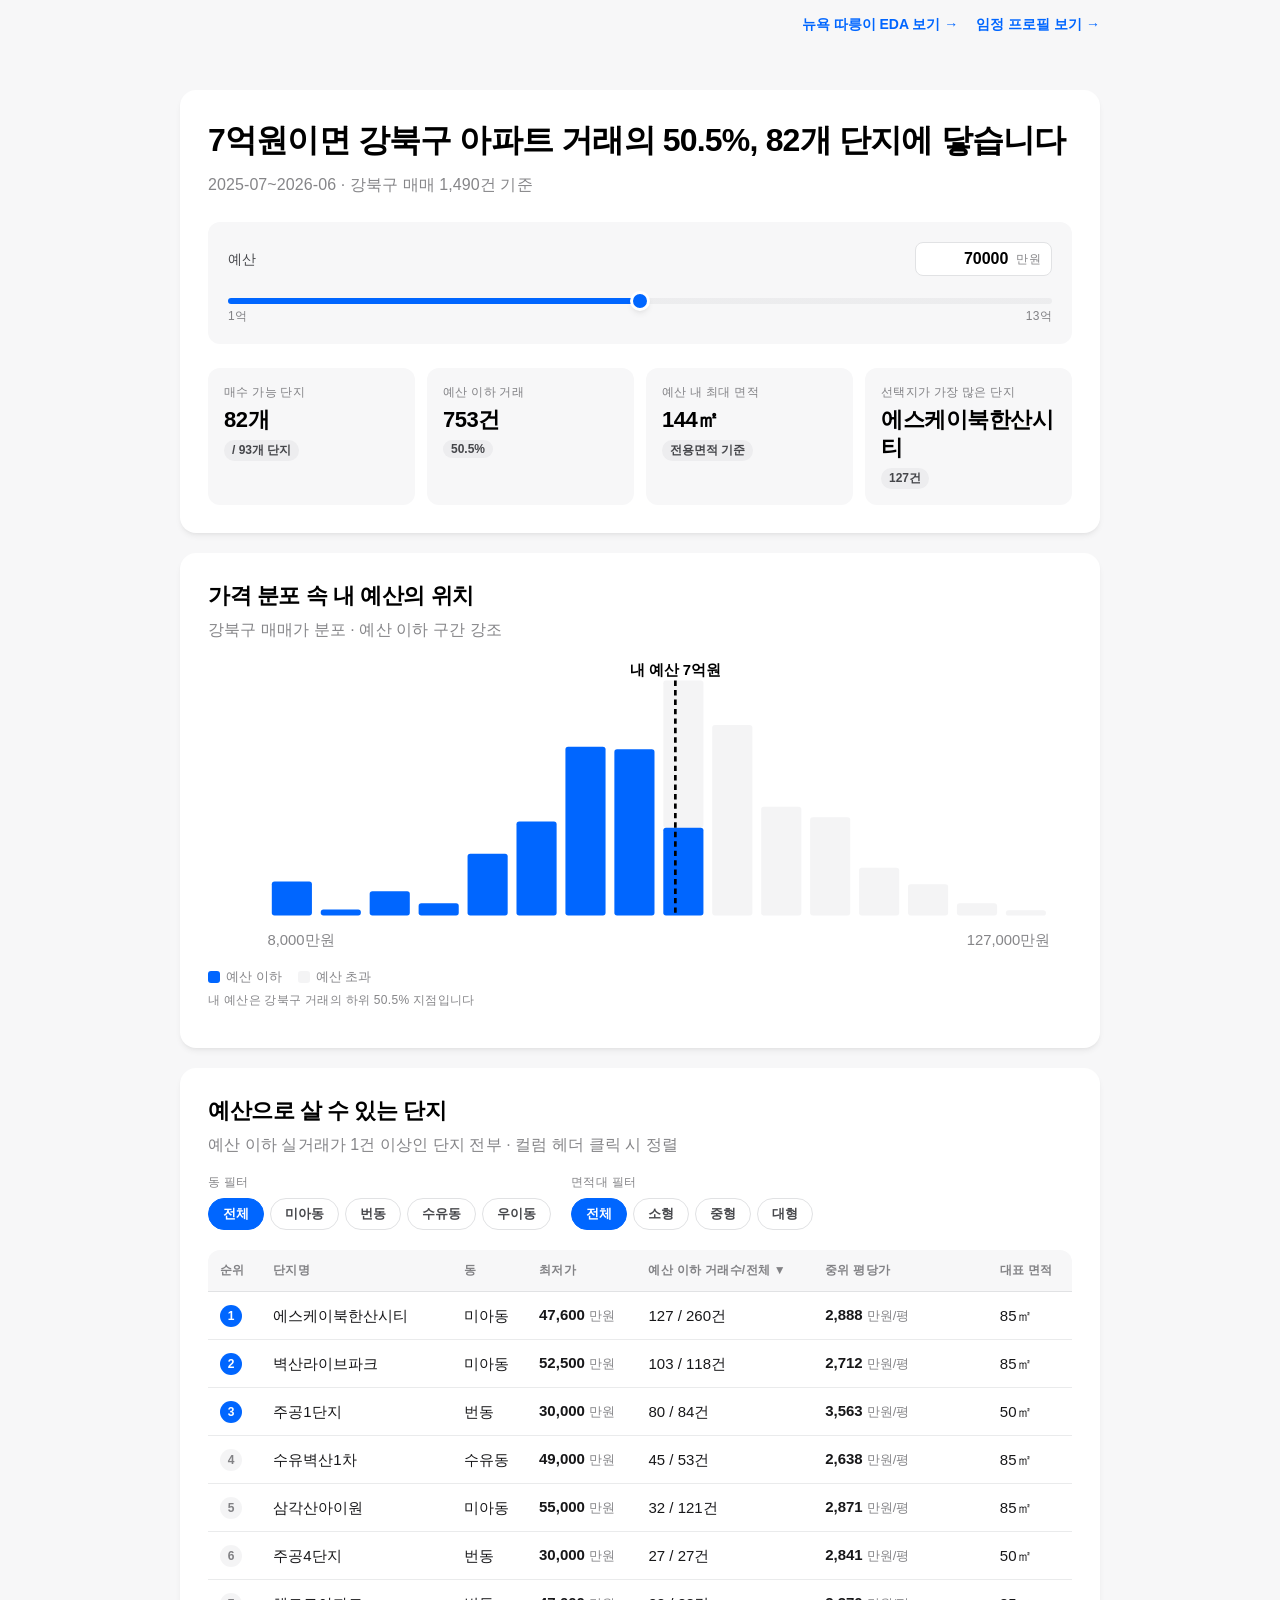
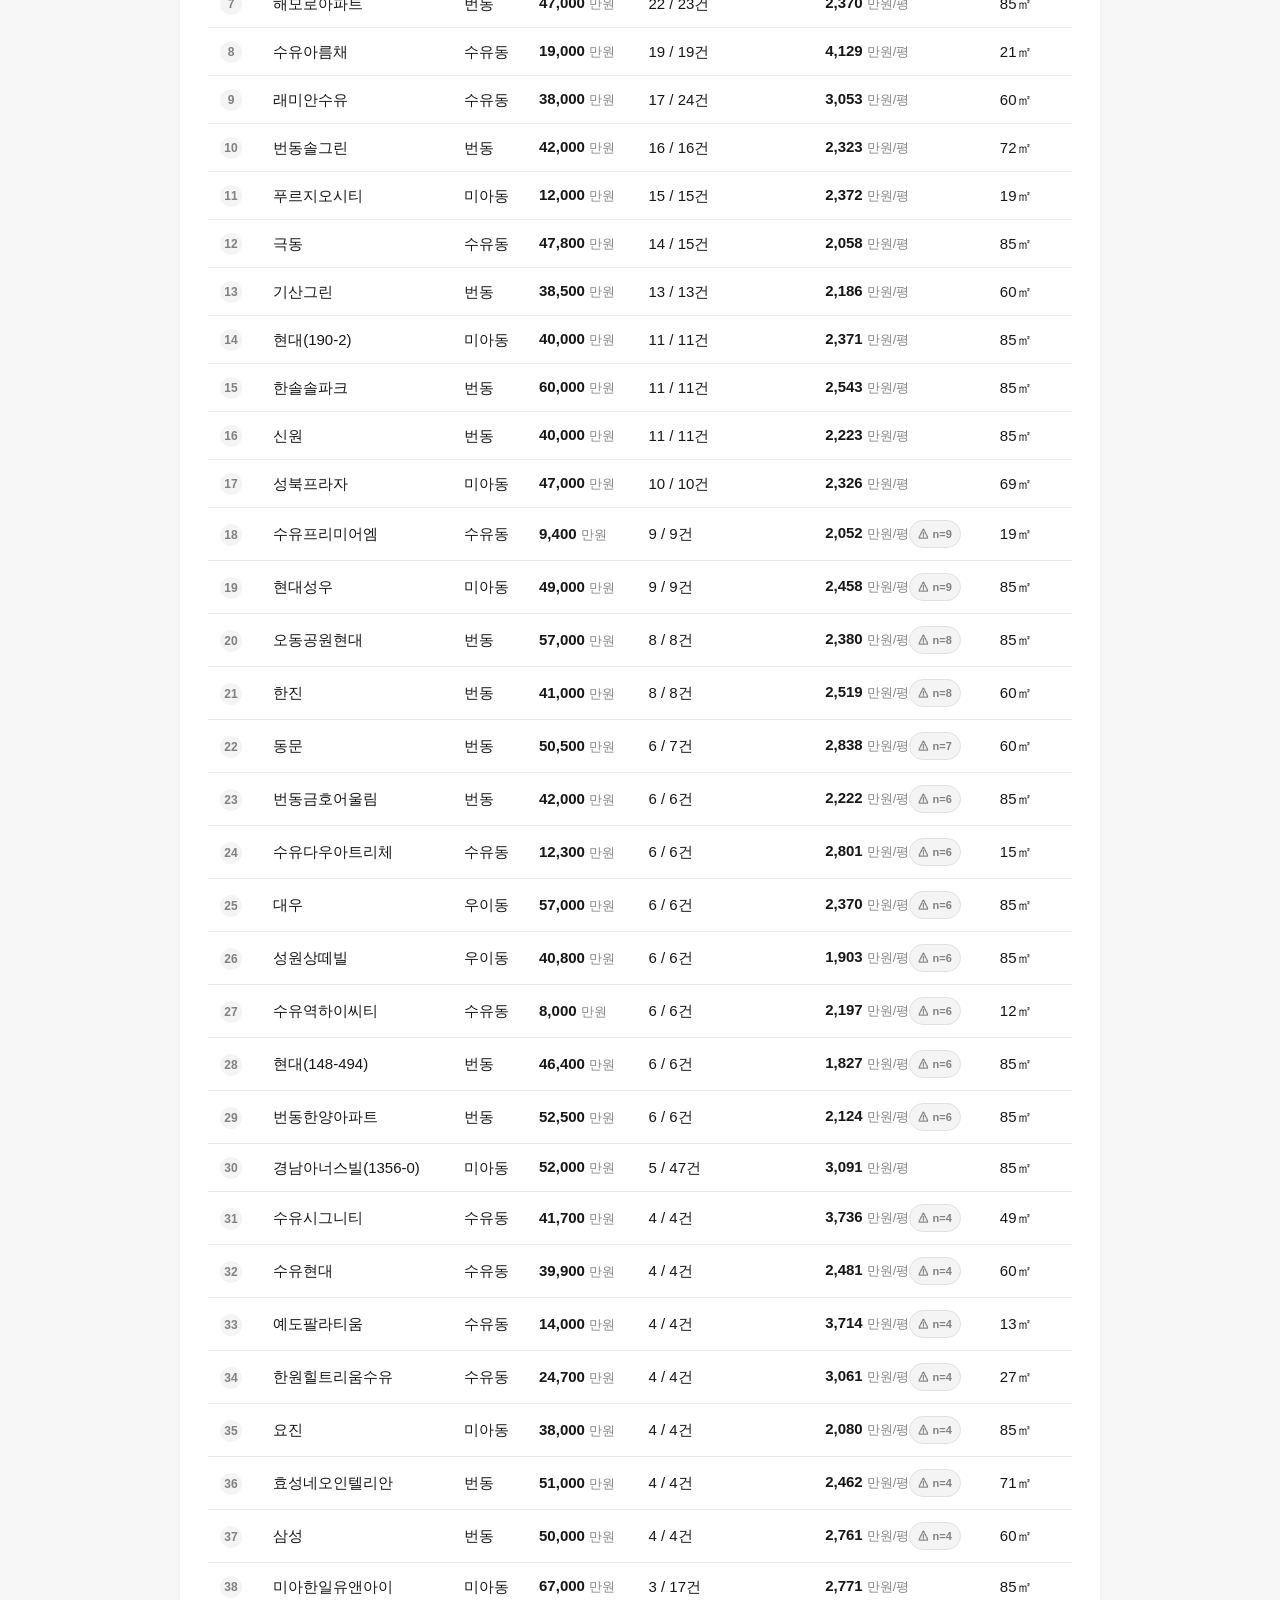
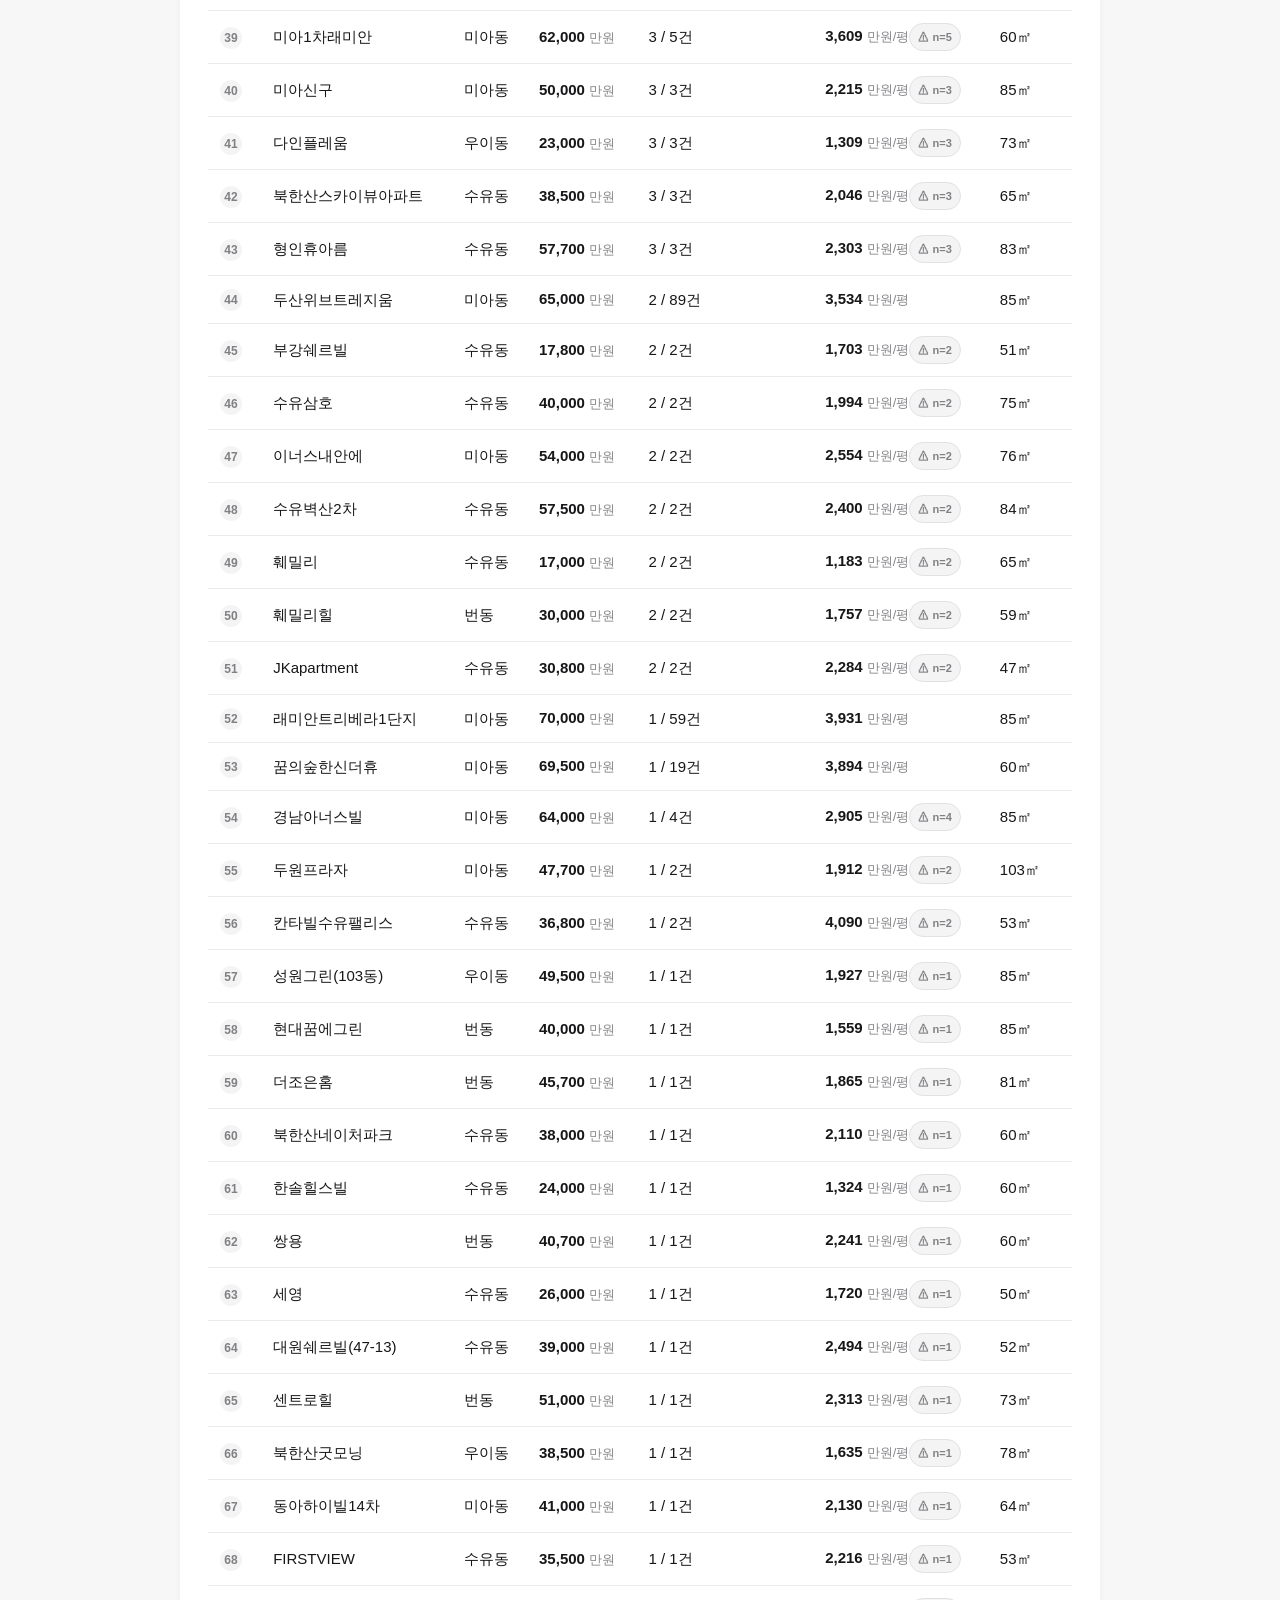
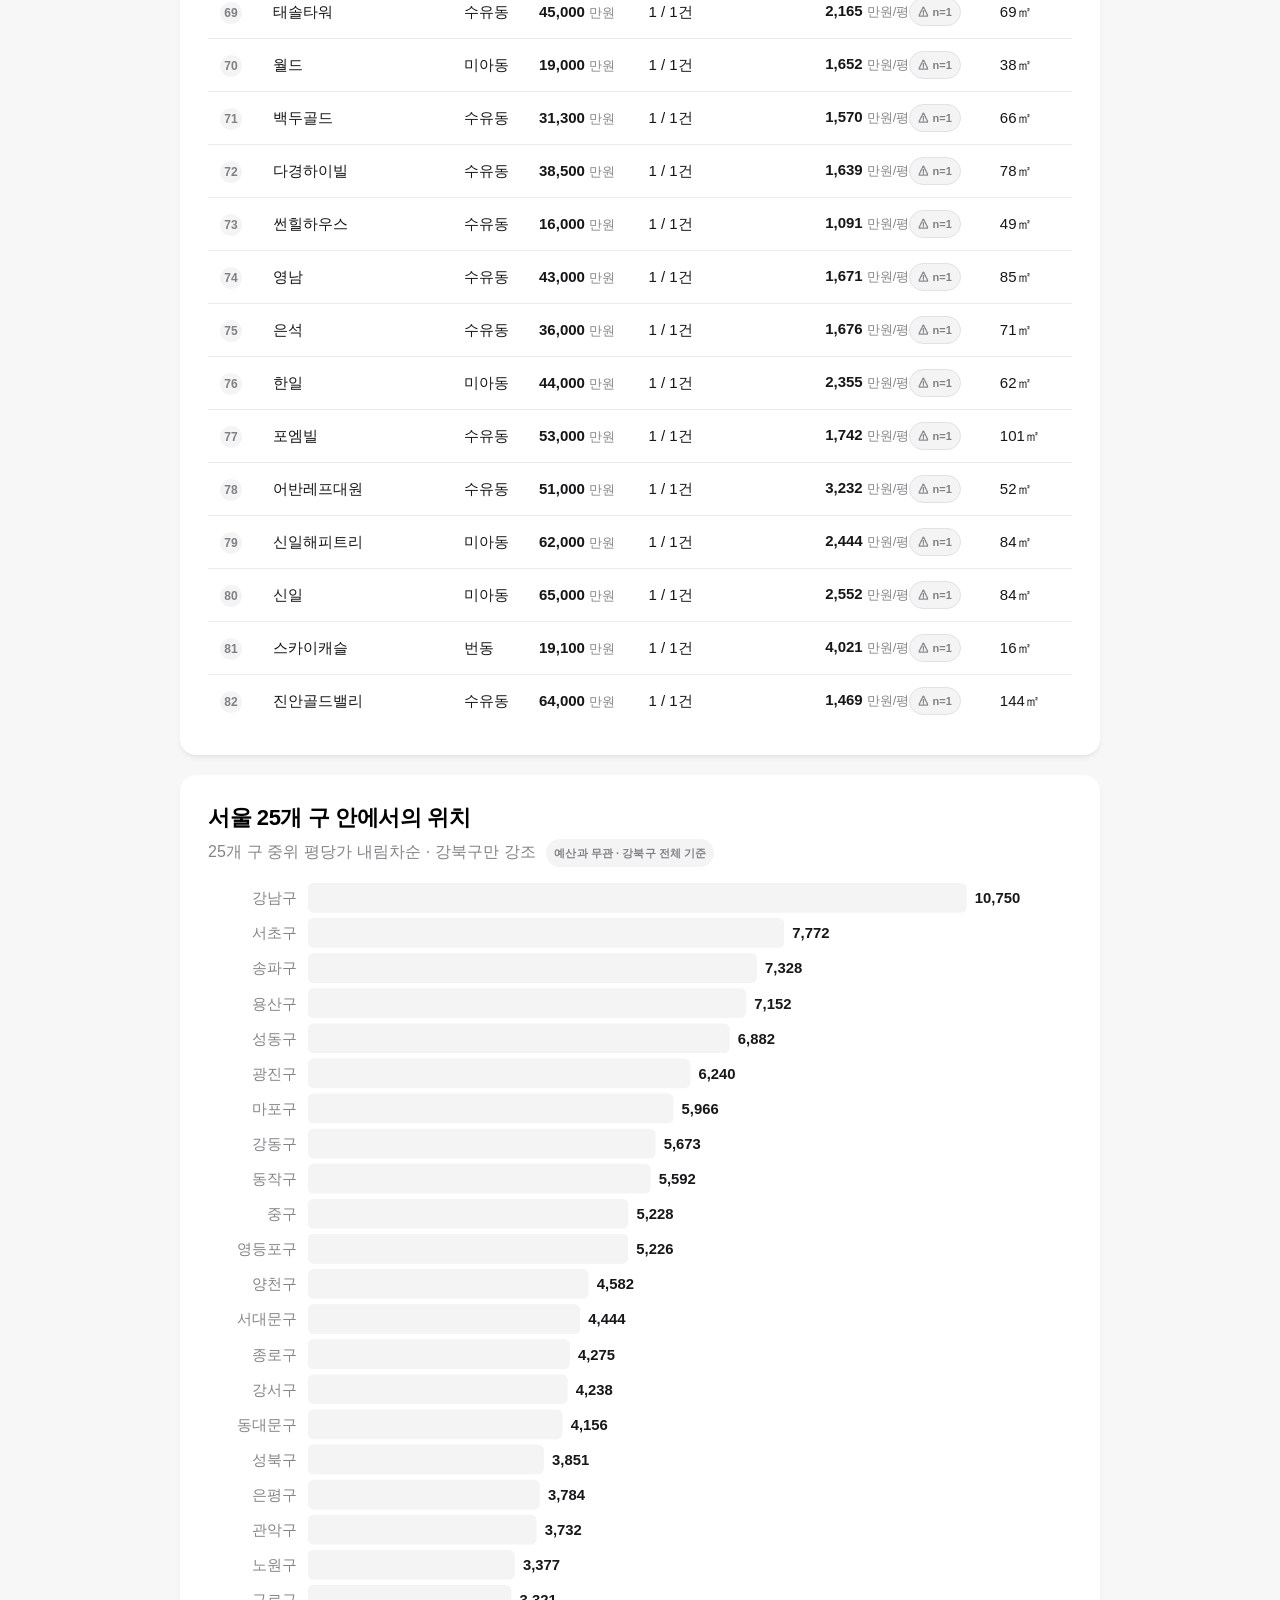
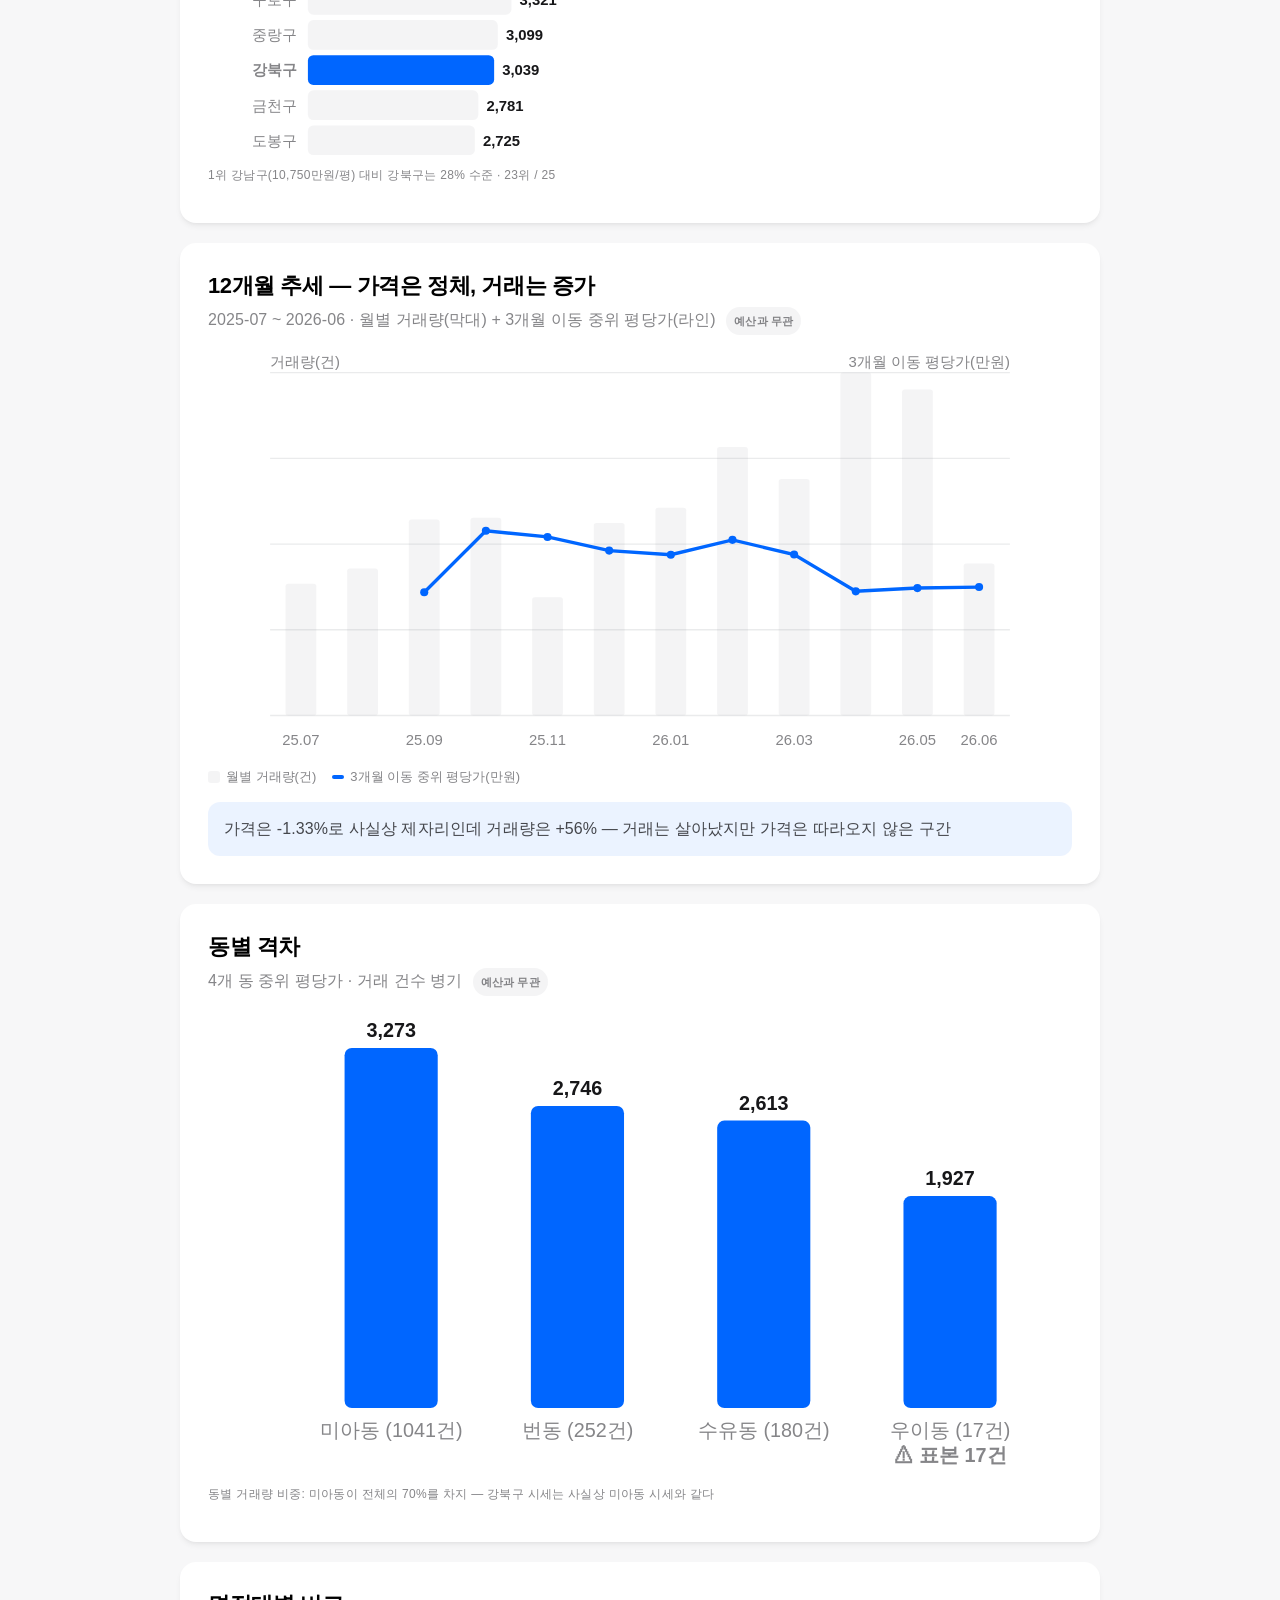
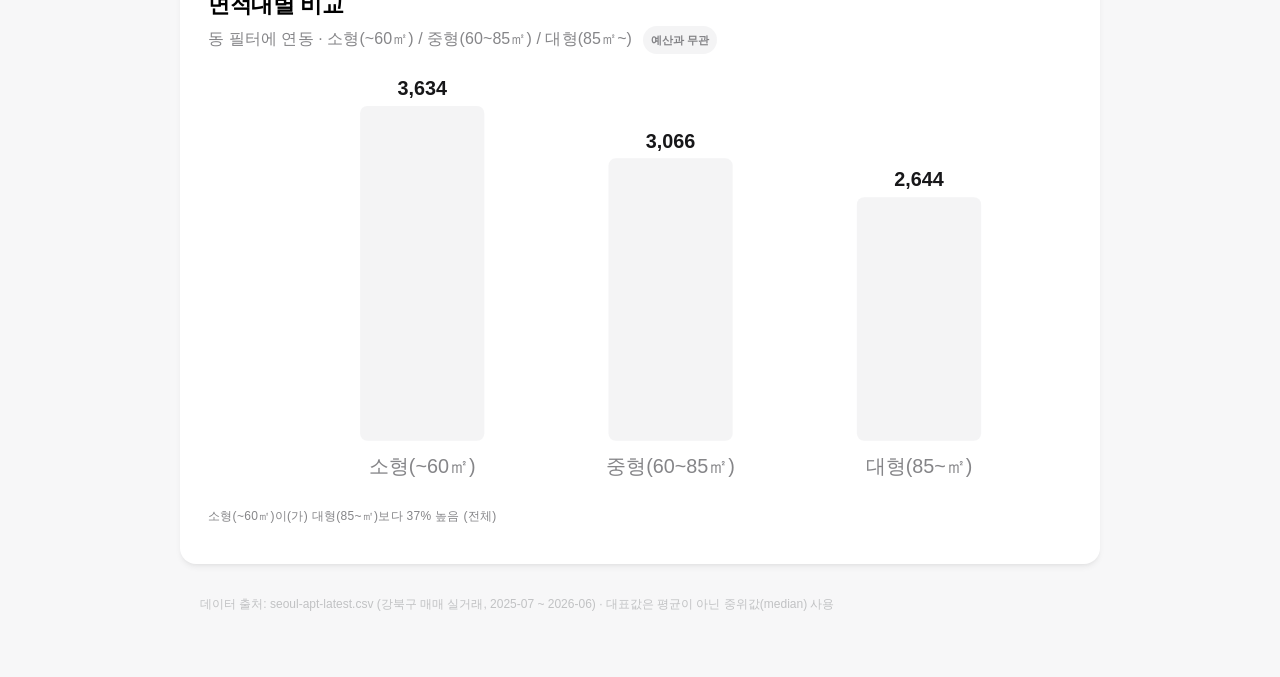
<file: index.html>
<!DOCTYPE html>
<html lang="ko">
<head>
<meta charset="UTF-8">
<meta name="viewport" content="width=device-width, initial-scale=1">
<title>강북구 아파트 매매 대시보드 — 내 예산으로 뭘 살 수 있나</title>
<link rel="stylesheet" href="assets/dashboard.css">
</head>
<body>

<nav class="top-nav">
  <a href="citibike-eda.html">뉴욕 따릉이 EDA 보기 →</a>
  <a href="profile.html">임정 프로필 보기 →</a>
</nav>

<div class="wrap">

  <!-- S0. 예산 입력 + 즉답 -->
  <section class="card hero">
    <h1 class="title1 hero-headline" id="hero-headline">불러오는 중…</h1>
    <p class="body1 hero-sub" id="hero-sub"></p>

    <div class="budget-control" id="budget-control">
      <div class="budget-control-row">
        <label class="label1" for="budget-range">예산</label>
        <div class="budget-number-wrap">
          <input type="number" id="budget-number" class="budget-number" min="10000" max="130000" step="1000" aria-label="예산 직접 입력 (만원 단위)">
          <span class="caption1 budget-number-unit">만원</span>
        </div>
      </div>
      <input type="range" id="budget-range" min="10000" max="130000" step="1000" value="70000"
             aria-label="예산 슬라이더" />
      <div class="budget-range-labels">
        <span class="caption1">1억</span>
        <span class="caption1">13억</span>
      </div>
    </div>

    <div class="kpi-grid" id="kpi-grid"></div>
    <div class="empty-state" id="hero-empty" style="display:none;"></div>
  </section>

  <!-- S1. 가격 분포 + 예산선 -->
  <section class="card">
    <div class="section-header">
      <h2 class="heading1">가격 분포 속 내 예산의 위치</h2>
      <p class="body1 section-caption">강북구 매매가 분포 · 예산 이하 구간 강조</p>
    </div>
    <div class="chart-scroll" id="hist-chart"></div>
    <div class="legend">
      <span class="legend-item"><span class="legend-swatch primary"></span>예산 이하</span>
      <span class="legend-item"><span class="legend-swatch bar"></span>예산 초과</span>
    </div>
    <p class="caption1 section-caption" id="hist-caption"></p>
  </section>

  <!-- S2. 예산으로 살 수 있는 단지 -->
  <section class="card">
    <div class="section-header">
      <h2 class="heading1">예산으로 살 수 있는 단지</h2>
      <p class="body1 section-caption">예산 이하 실거래가 1건 이상인 단지 전부 · 컬럼 헤더 클릭 시 정렬</p>
    </div>

    <div class="filter-bar">
      <div class="filter-group">
        <span class="caption1">동 필터</span>
        <div class="filter-options" id="dong-filter" role="group" aria-label="동 필터"></div>
      </div>
      <div class="filter-group">
        <span class="caption1">면적대 필터</span>
        <div class="filter-options" id="area-filter" role="group" aria-label="면적대 필터"></div>
      </div>
    </div>

    <div class="table-scroll">
      <table class="rank-table" id="complex-table">
        <thead id="complex-thead"></thead>
        <tbody id="complex-tbody"></tbody>
      </table>
    </div>
    <div class="empty-state" id="complex-empty" style="display:none;"></div>
  </section>

  <!-- S3. 서울 25개 구 안에서의 위치 -->
  <section class="card">
    <div class="section-header">
      <h2 class="heading1">서울 25개 구 안에서의 위치</h2>
      <p class="body1 section-caption">25개 구 중위 평당가 내림차순 · 강북구만 강조 <span class="scope-tag">예산과 무관 · 강북구 전체 기준</span></p>
    </div>
    <div class="chart-scroll" id="gu-ranking-chart" role="group" aria-label="서울 25개 구 중위 평당가 랭킹 차트"></div>
    <p class="caption1 section-caption" id="gu-ranking-caption"></p>
  </section>

  <!-- S4. 12개월 추세 -->
  <section class="card">
    <div class="section-header">
      <h2 class="heading1">12개월 추세 — 가격은 정체, 거래는 증가</h2>
      <p class="body1 section-caption">2025-07 ~ 2026-06 · 월별 거래량(막대) + 3개월 이동 중위 평당가(라인) <span class="scope-tag">예산과 무관</span></p>
    </div>
    <div class="chart-scroll" id="monthly-chart"></div>
    <div class="legend">
      <span class="legend-item"><span class="legend-swatch bar"></span>월별 거래량(건)</span>
      <span class="legend-item"><span class="legend-swatch line"></span>3개월 이동 중위 평당가(만원)</span>
    </div>
    <p class="section-insight body1">
      가격은 -1.33%로 사실상 제자리인데 거래량은 +56% — 거래는 살아났지만 가격은 따라오지 않은 구간
    </p>
  </section>

  <!-- S5. 동별 격차 -->
  <section class="card">
    <div class="section-header">
      <h2 class="heading1">동별 격차</h2>
      <p class="body1 section-caption">4개 동 중위 평당가 · 거래 건수 병기 <span class="scope-tag">예산과 무관</span></p>
    </div>
    <div class="chart-scroll" id="dong-chart"></div>
    <p class="caption1 section-caption" id="dong-caption"></p>
  </section>

  <!-- S6. 면적대별 비교 -->
  <section class="card">
    <div class="section-header">
      <h2 class="heading1">면적대별 비교</h2>
      <p class="body1 section-caption">동 필터에 연동 · 소형(~60㎡) / 중형(60~85㎡) / 대형(85㎡~) <span class="scope-tag">예산과 무관</span></p>
    </div>
    <div class="chart-scroll" id="area-band-chart"></div>
    <p class="caption1 section-caption" id="area-band-caption"></p>
  </section>

  <footer class="page-footer">
    데이터 출처: seoul-apt-latest.csv (강북구 매매 실거래, 2025-07 ~ 2026-06) · 대표값은 평균이 아닌 중위값(median) 사용
  </footer>

</div>

<script src="data/dashboard.js"></script>
<script src="assets/dashboard.js"></script>
</body>
</html>
</file>
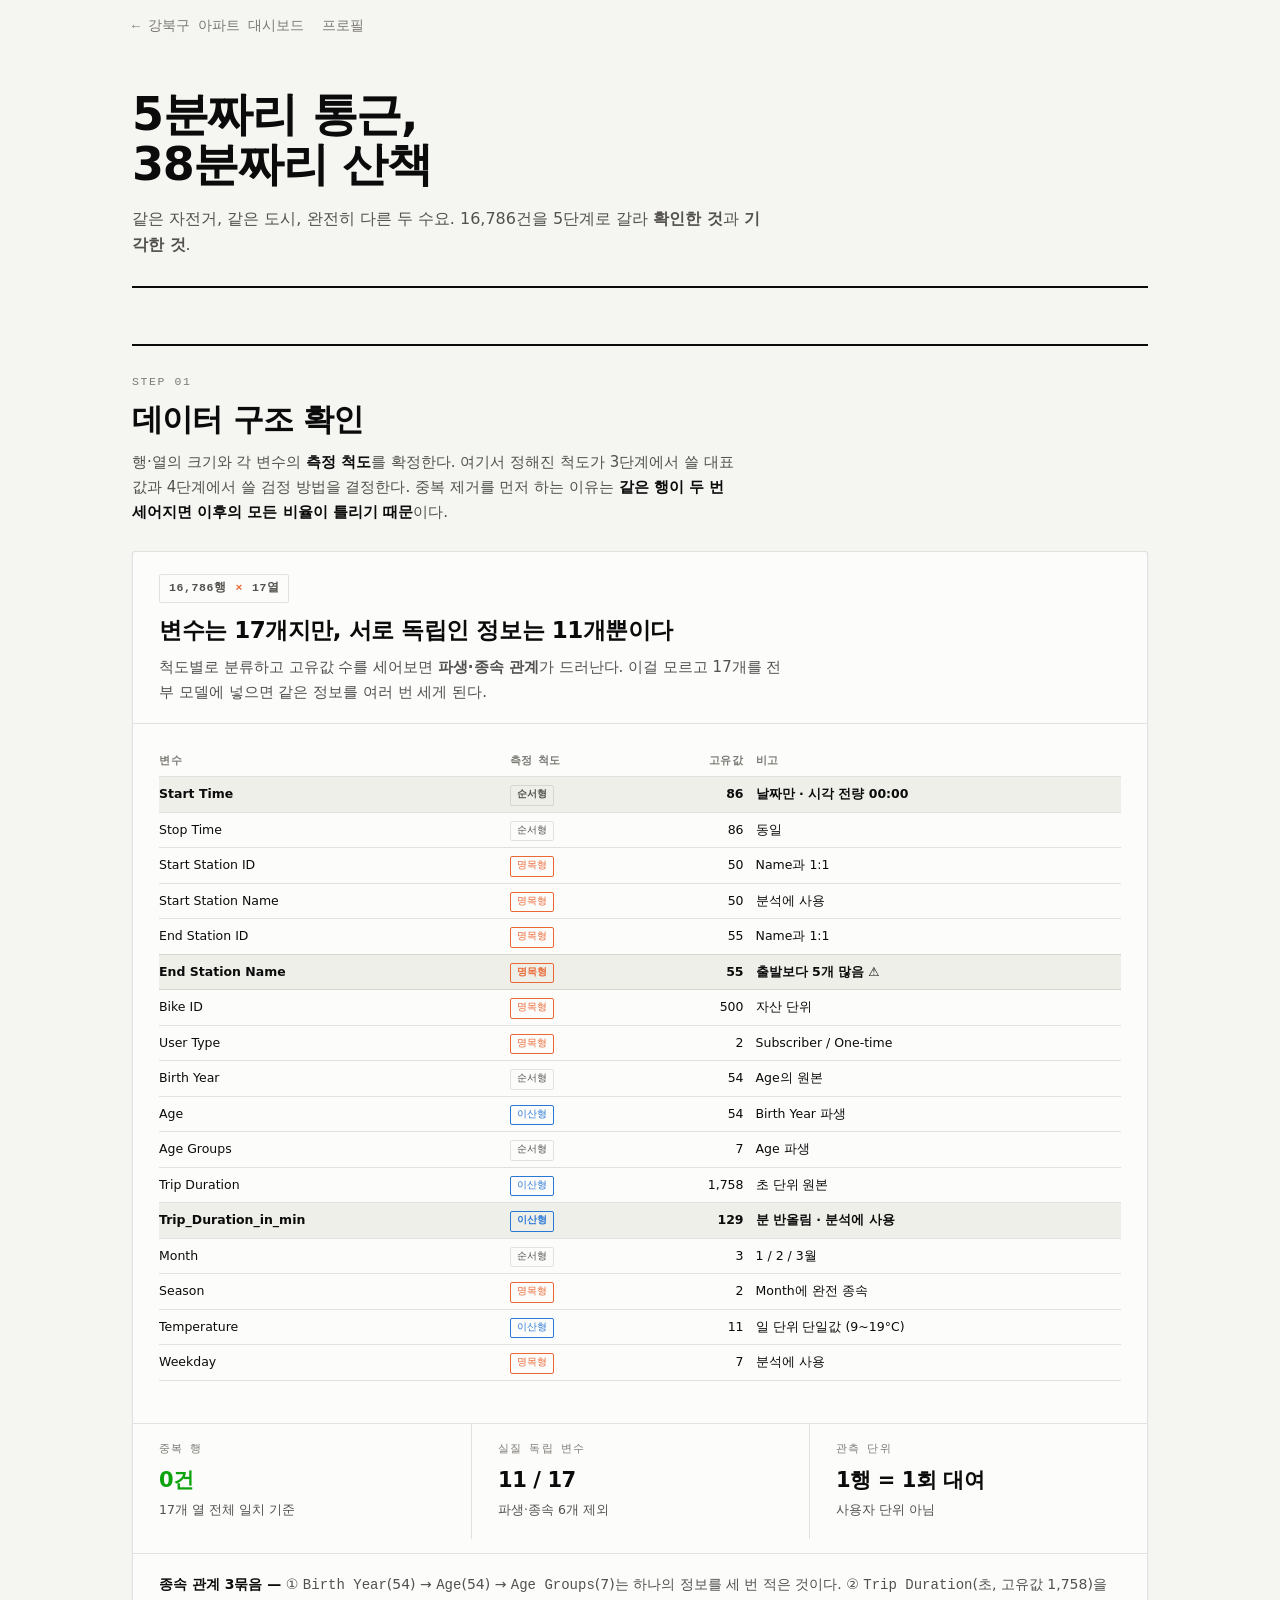
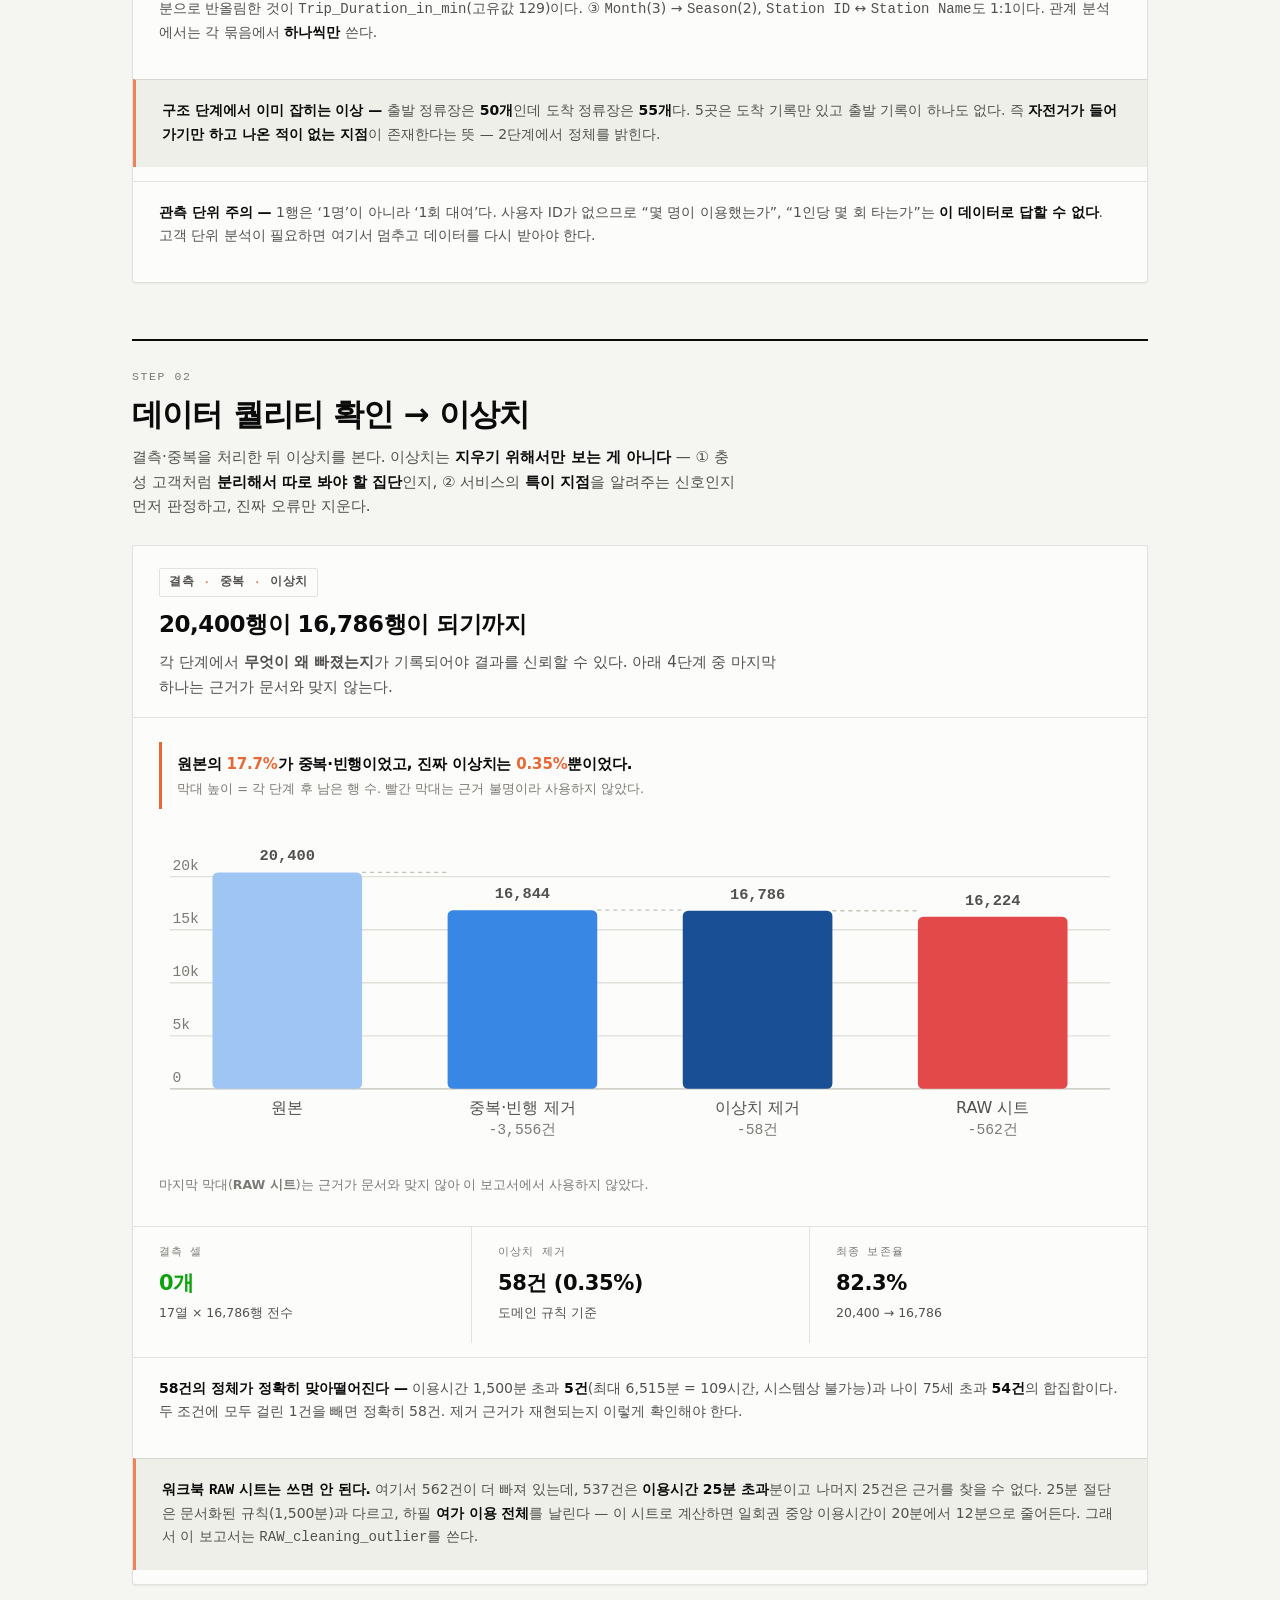
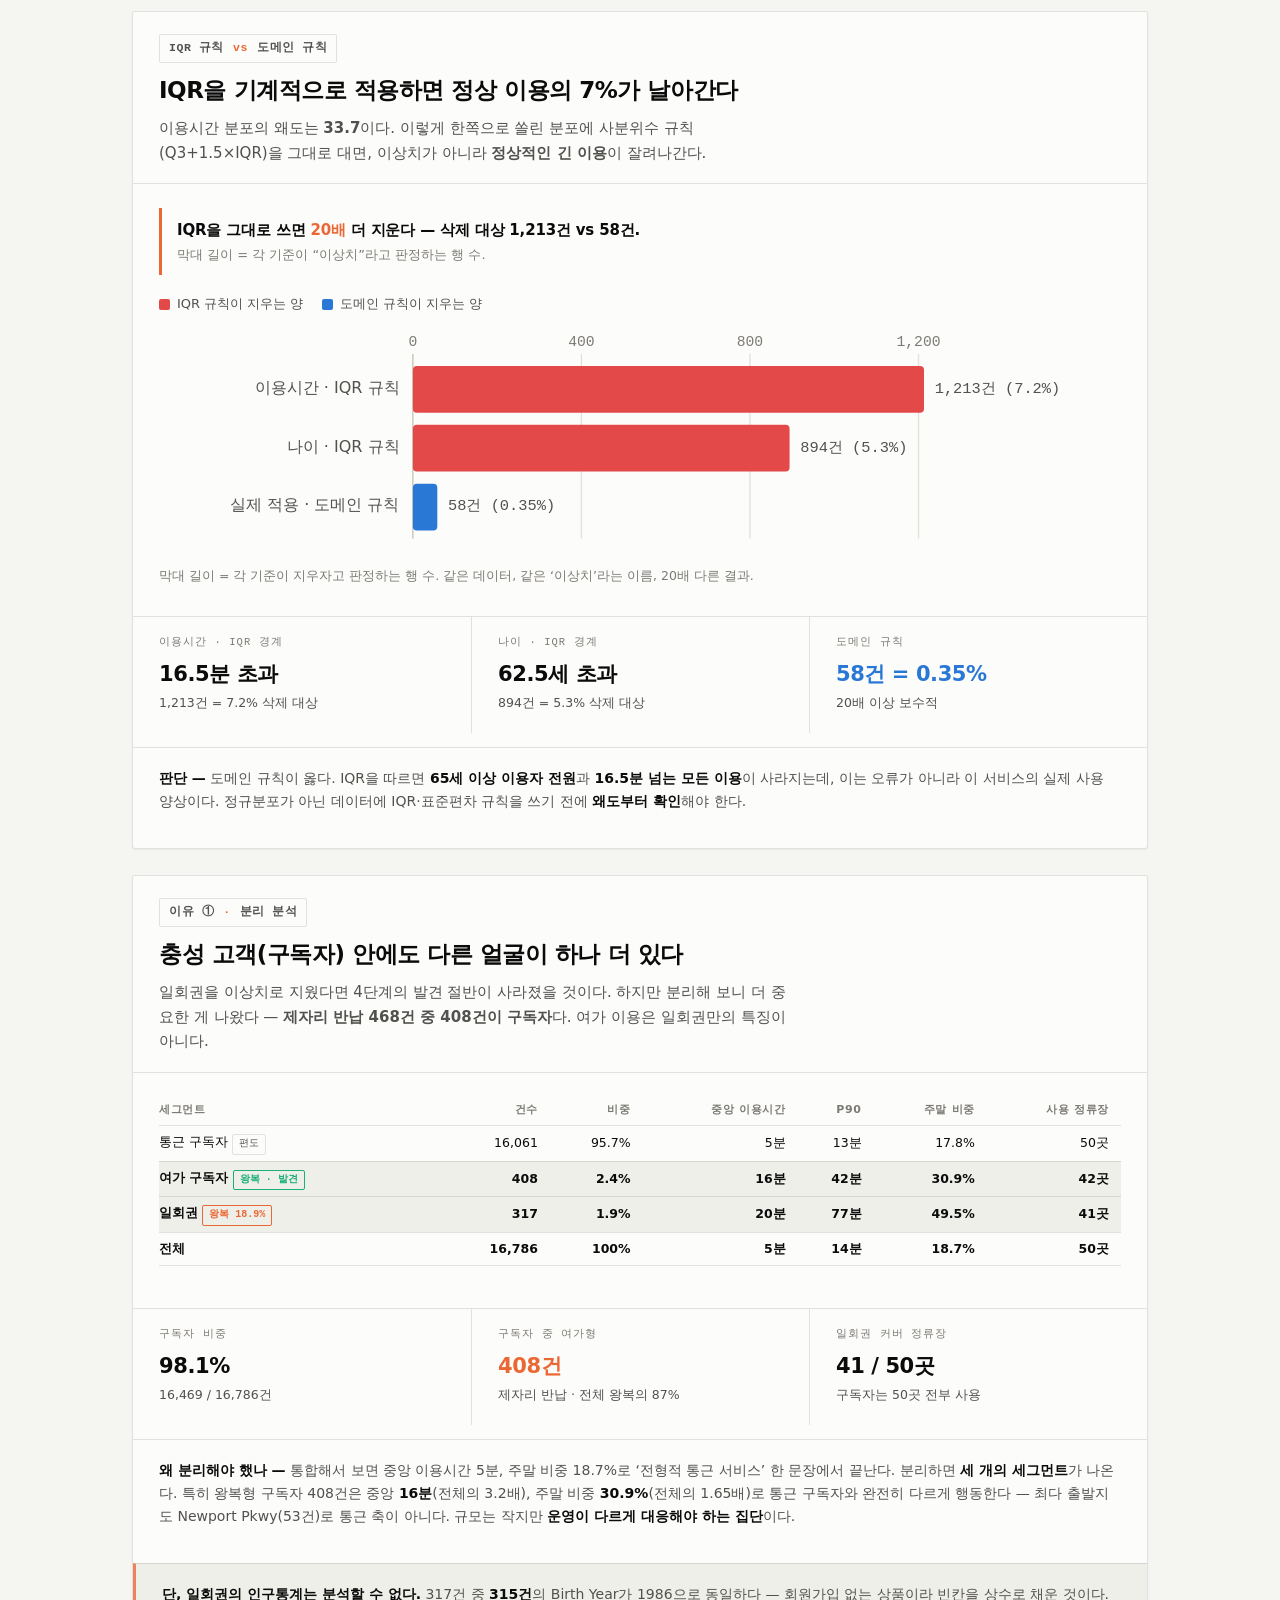
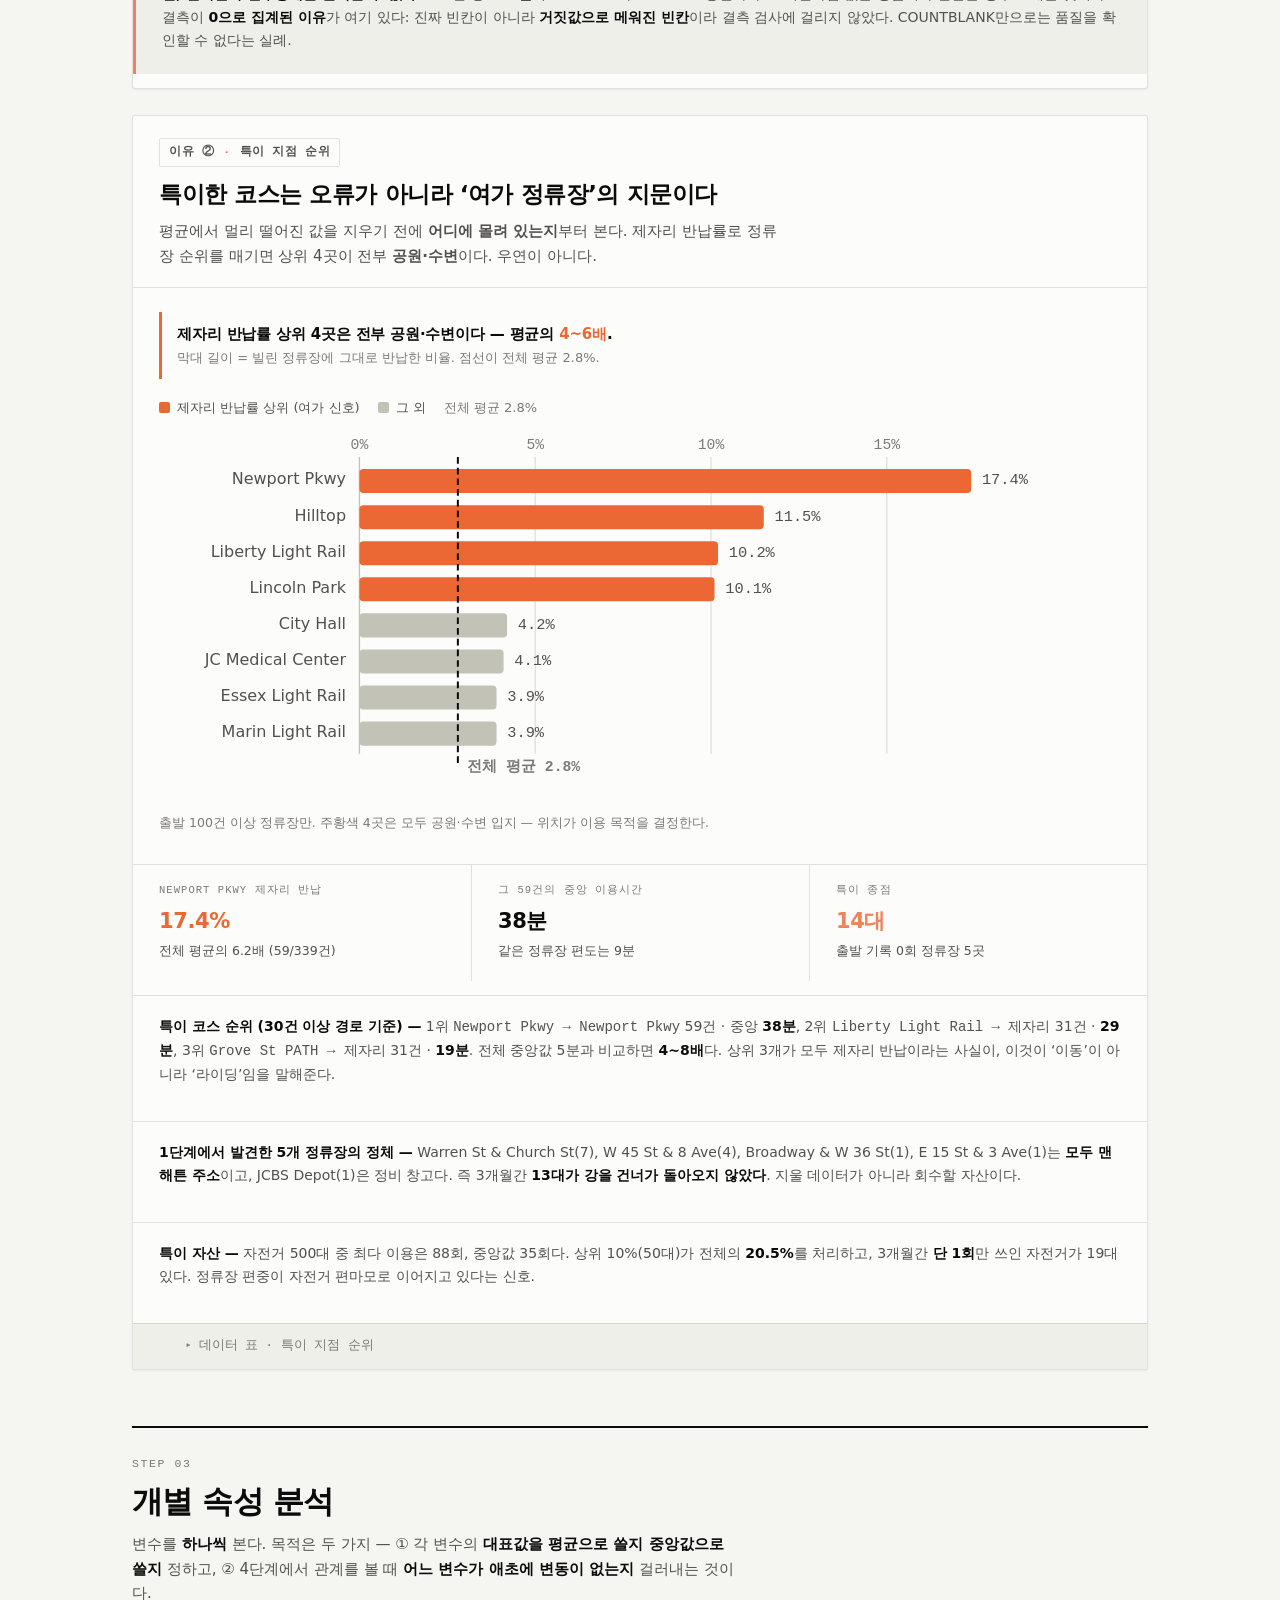
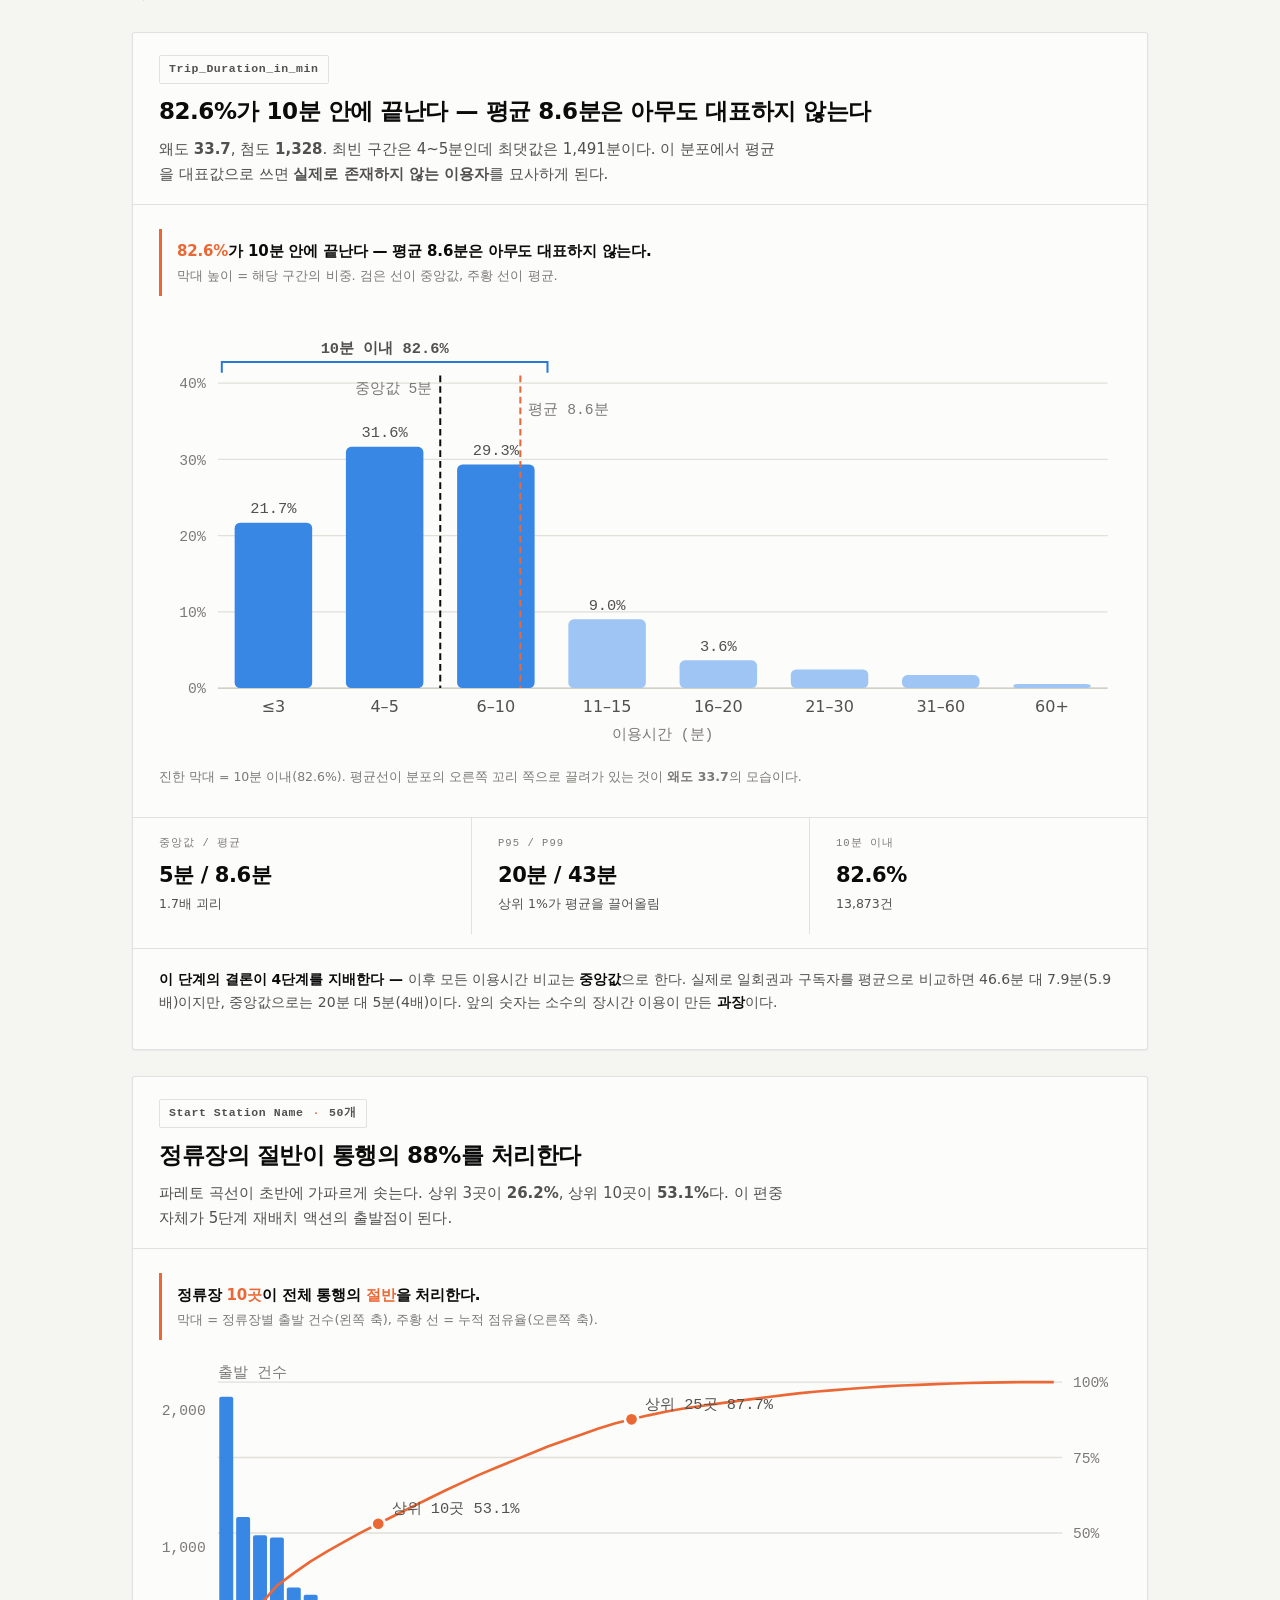
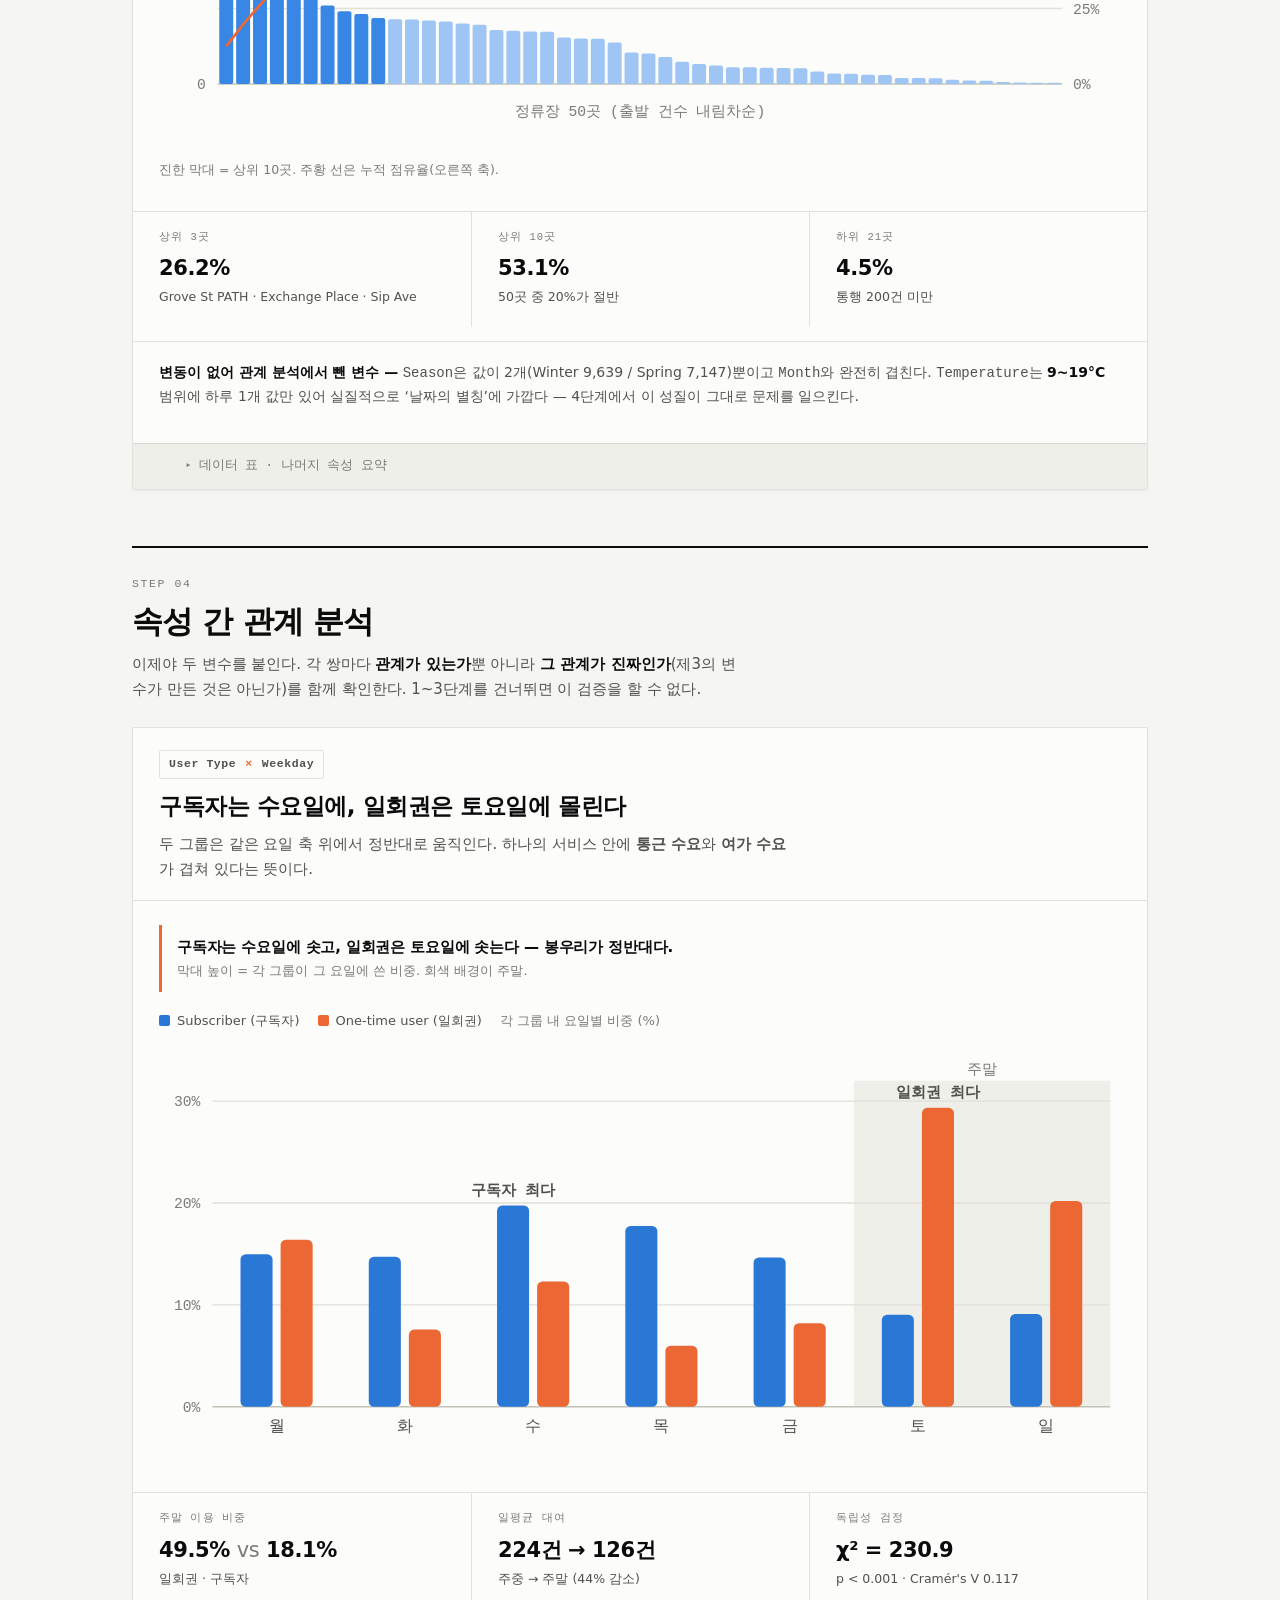
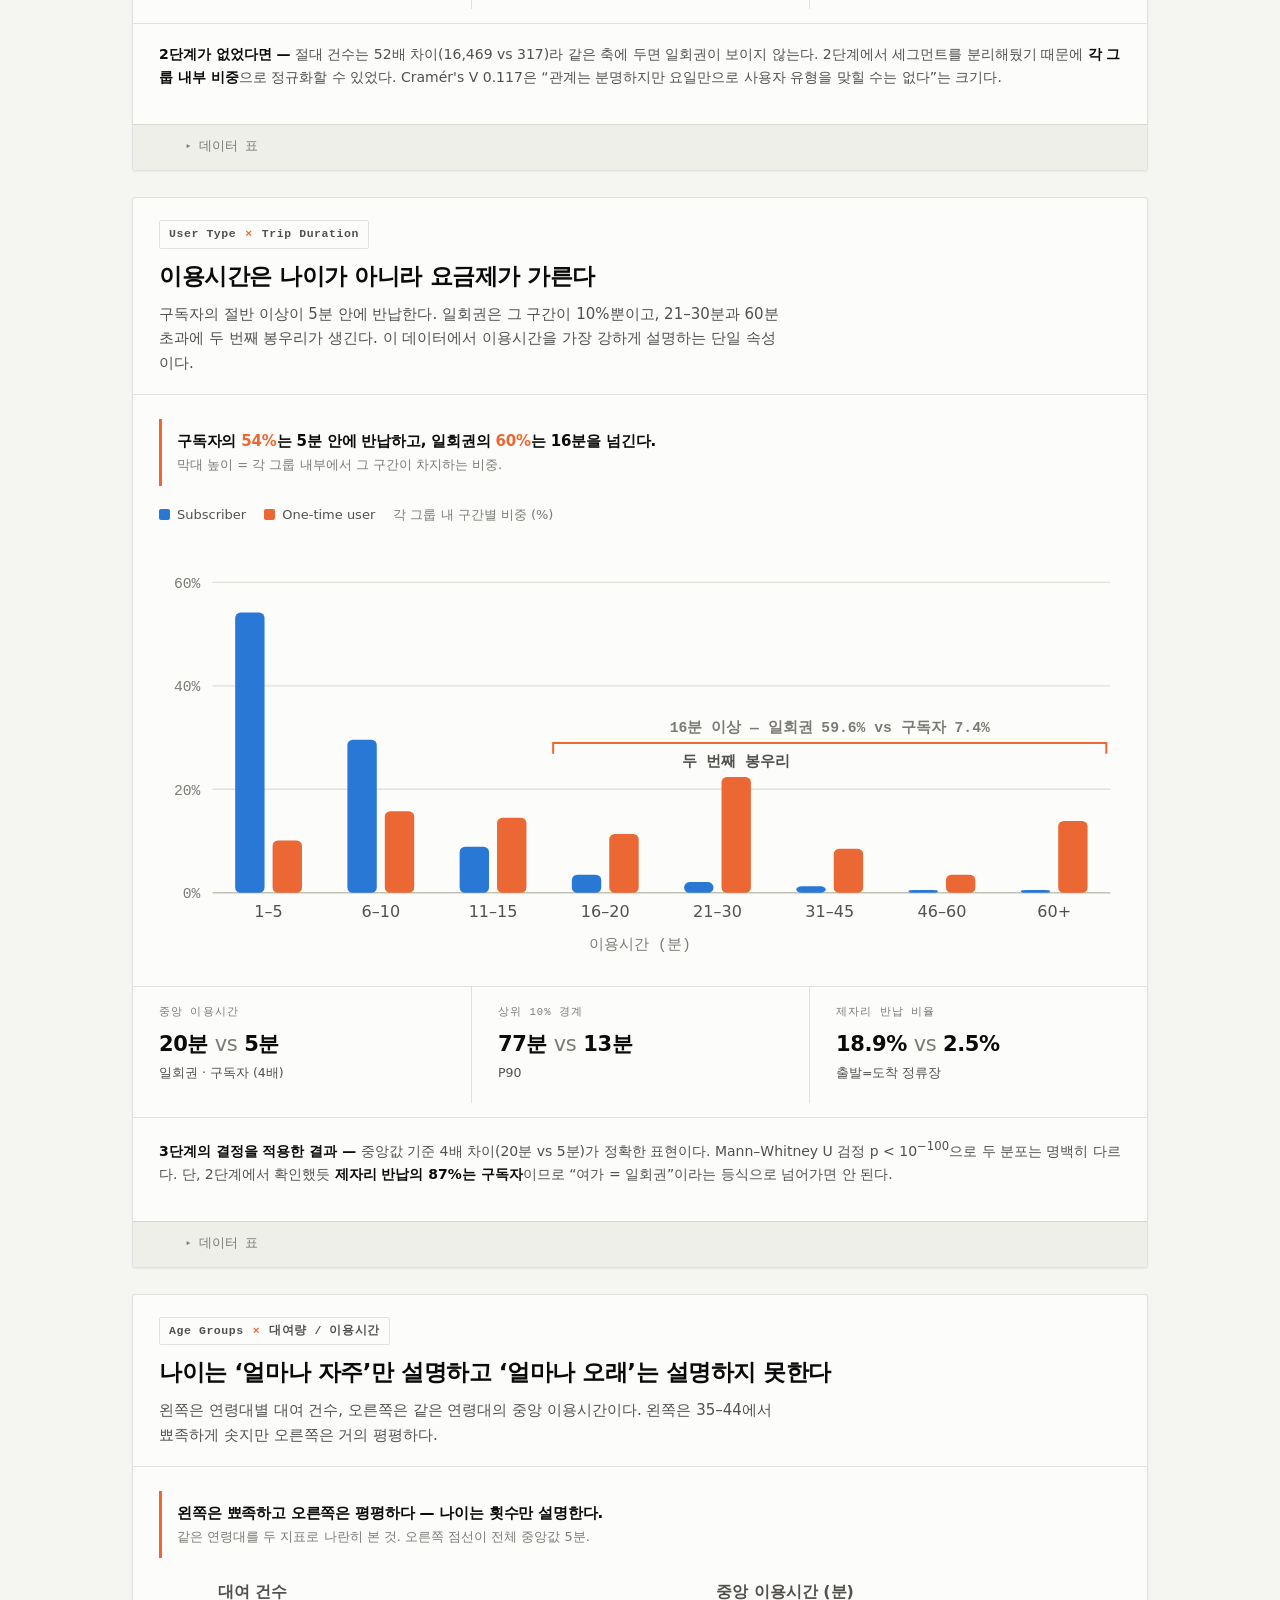
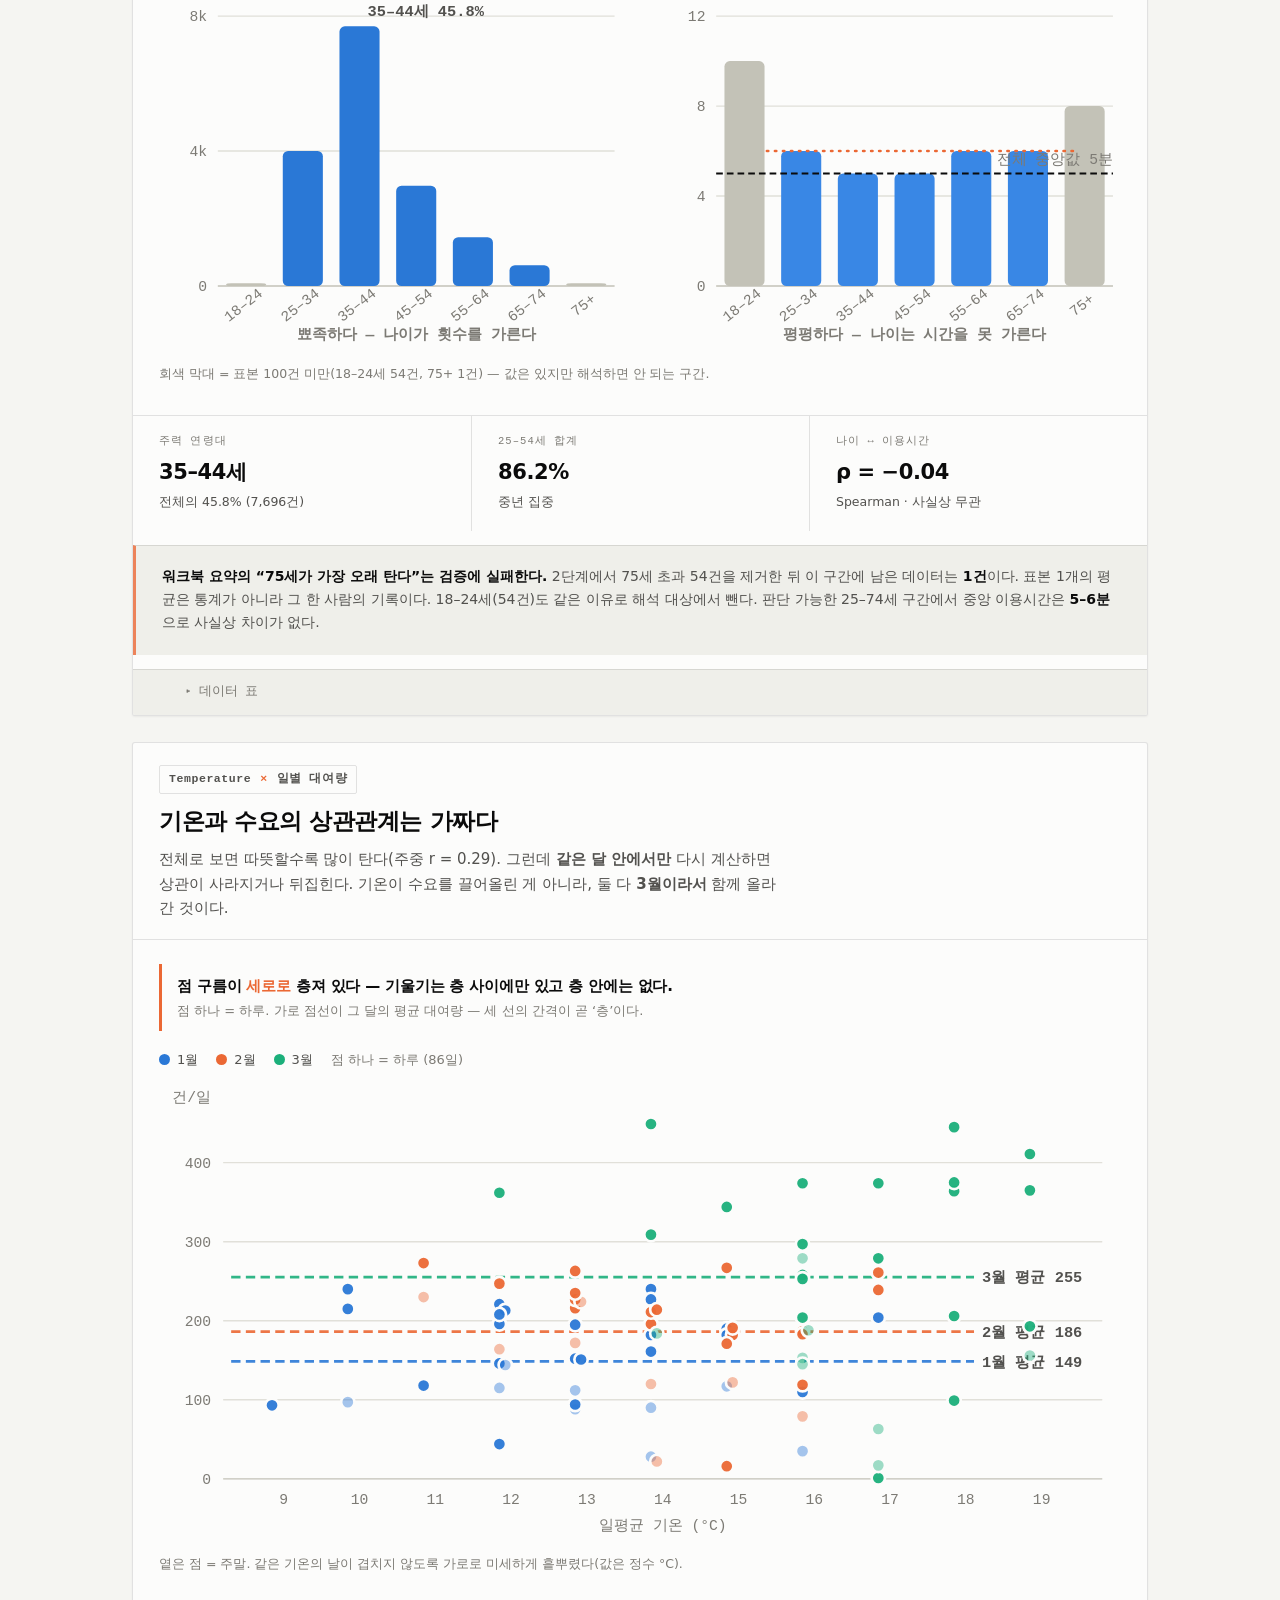
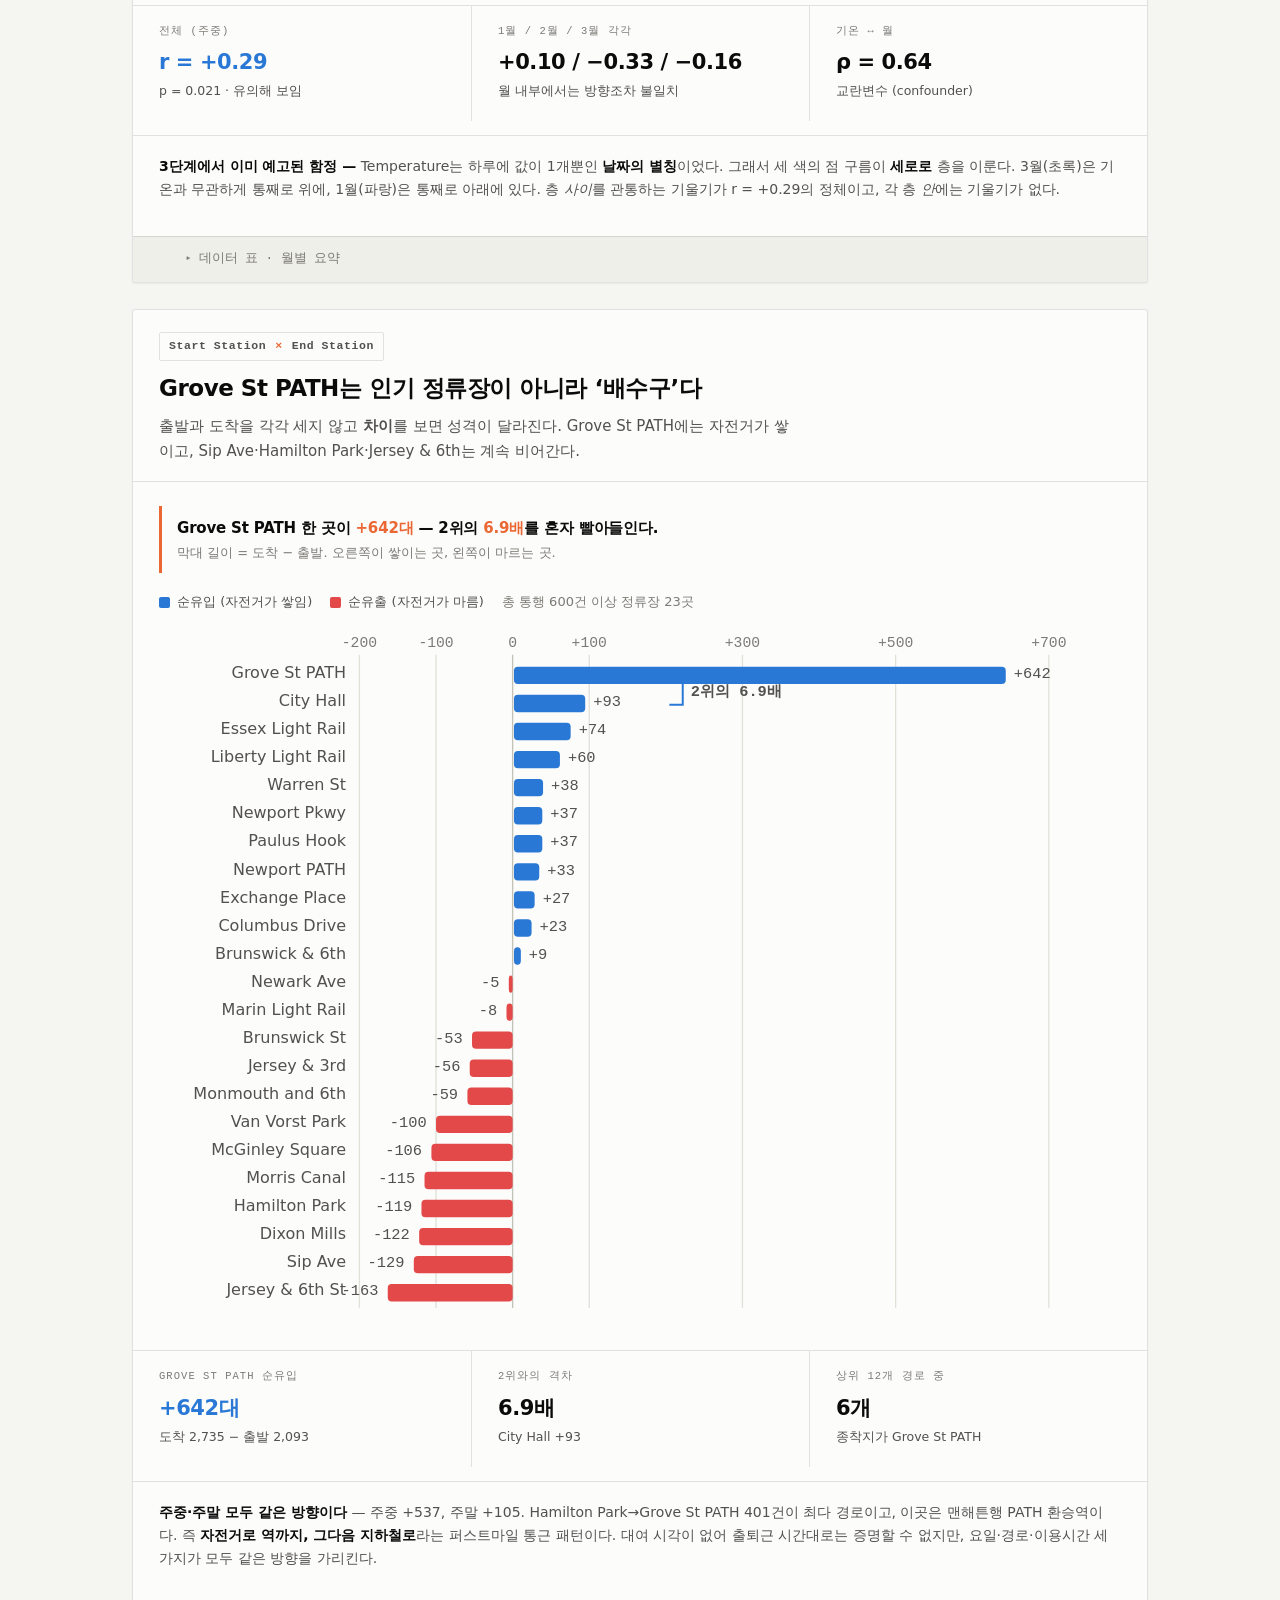
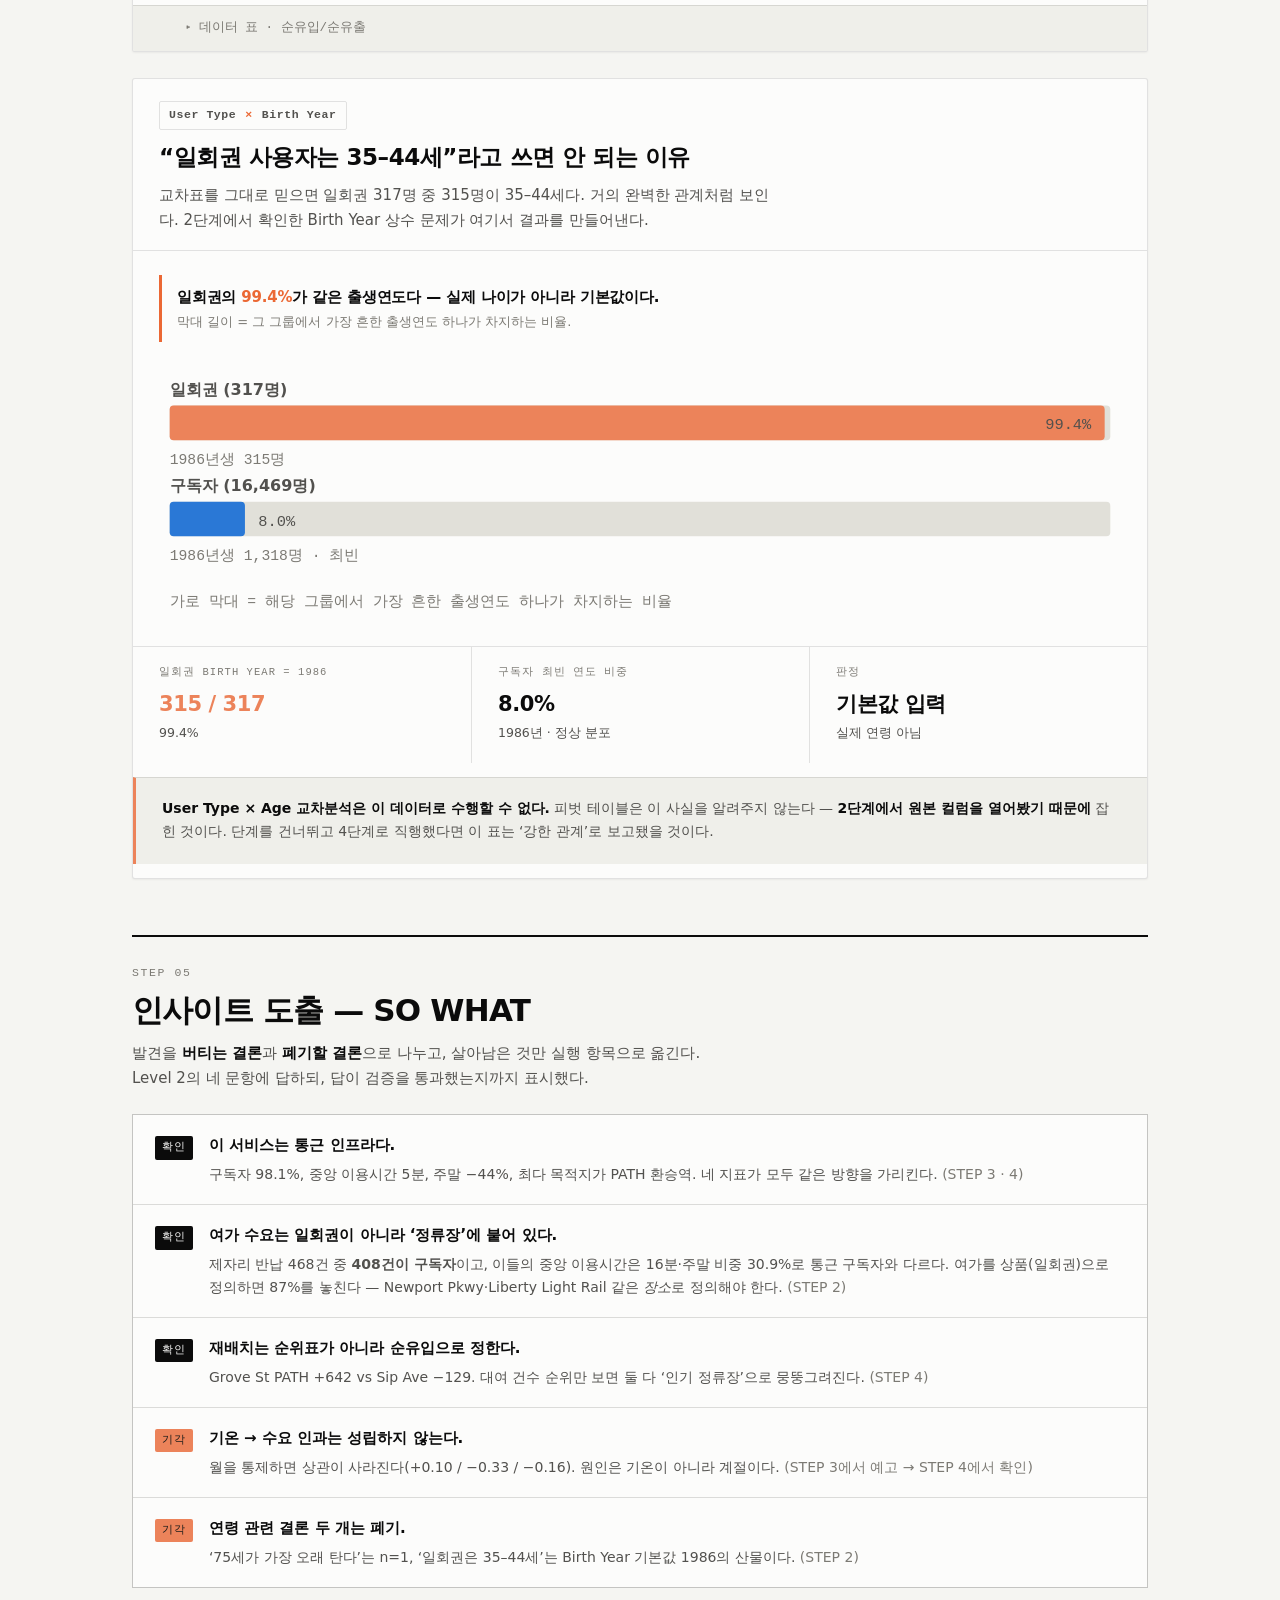
<file: citibike-eda.html>
<!DOCTYPE html>
<html lang="ko">
<head>
<meta charset="UTF-8">
<meta name="viewport" content="width=device-width, initial-scale=1">
<meta name="description" content="뉴욕 Citi Bike 16,786건에서 통근 수요와 여가 수요를 갈라낸 EDA 5단계 보고서.">
<link rel="icon" href="data:image/svg+xml,<svg xmlns=%22http://www.w3.org/2000/svg%22 viewBox=%220 0 100 100%22><text y=%22.9em%22 font-size=%2290%22>🚲</text></svg>">
<title>뉴욕 따릉이 EDA 5단계</title>
<style>
:root{
  color-scheme: light;
  --page:#f5f5f2; --surface:#fcfcfb; --sunk:#efefea;
  --ink:#0b0b0b; --ink2:#52514e; --muted:#7c7a74;
  --grid:#e1e0d9; --axis:#c3c2b7; --border:rgba(11,11,11,.11);
  --s1:#2a78d6; --s2:#eb6834; --s3:#1baf7a;
  --neg:#e34948; --warn:#ec835a; --good:#0ca30c;
  --seq2:#9ec5f4; --seq4:#3987e5; --seq6:#184f95;
  --shadow:0 1px 2px rgba(11,11,11,.05);
}
@media (prefers-color-scheme: dark){
  :root:where(:not([data-theme="light"])){
    color-scheme: dark;
    --page:#0d0d0d; --surface:#1a1a19; --sunk:#131312;
    --ink:#ffffff; --ink2:#c3c2b7; --muted:#898781;
    --grid:#2c2c2a; --axis:#383835; --border:rgba(255,255,255,.11);
    --s1:#3987e5; --s2:#d95926; --s3:#199e70;
    --neg:#e66767; --warn:#ec835a; --good:#0ca30c;
    --seq2:#184f95; --seq4:#3987e5; --seq6:#9ec5f4;
    --shadow:none;
  }
}
:root[data-theme="dark"]{
  color-scheme: dark;
  --page:#0d0d0d; --surface:#1a1a19; --sunk:#131312;
  --ink:#ffffff; --ink2:#c3c2b7; --muted:#898781;
  --grid:#2c2c2a; --axis:#383835; --border:rgba(255,255,255,.11);
  --s1:#3987e5; --s2:#d95926; --s3:#199e70;
  --neg:#e66767; --warn:#ec835a; --good:#0ca30c;
  --seq2:#184f95; --seq4:#3987e5; --seq6:#9ec5f4;
  --shadow:none;
}

*{box-sizing:border-box}
body{
  margin:0; background:var(--page); color:var(--ink);
  font-family:system-ui,-apple-system,"Segoe UI","Malgun Gothic",sans-serif;
  font-size:15px; line-height:1.65; -webkit-font-smoothing:antialiased;
}
.mono{font-family:ui-monospace,SFMono-Regular,Consolas,"Menlo",monospace}
.wrap{max-width:1060px; margin:0 auto; padding:0 22px 96px}

/* ---------- masthead ---------- */
.mast{padding:52px 0 28px; border-bottom:2px solid var(--ink)}
.kicker{font-family:ui-monospace,SFMono-Regular,Consolas,monospace;
  font-size:11px; letter-spacing:.16em; text-transform:uppercase; color:var(--muted); margin:0 0 14px}
h1{margin:0; font-size:clamp(28px,4.8vw,46px); font-weight:800;
  letter-spacing:-.028em; line-height:1.08; text-wrap:balance}
.dek{margin:16px 0 0; max-width:62ch; color:var(--ink2); font-size:16px}

/* ---------- takeaway rail ---------- */
.takeaway{
  margin:0 0 18px; padding:11px 0 11px 15px; border-left:3px solid var(--s2);
  font-size:15px; font-weight:650; line-height:1.5; color:var(--ink);
  letter-spacing:-.012em; text-wrap:balance;
}
.takeaway em{font-style:normal; font-variant-numeric:tabular-nums; color:var(--s2)}
.takeaway span{display:block; font-size:13px; font-weight:450; color:var(--muted);
  margin-top:3px; letter-spacing:0}

/* ---------- step header ---------- */
.step{margin-top:56px; scroll-margin-top:16px}
.step-head{border-top:2px solid var(--ink); padding-top:22px}
.step-num{font-family:ui-monospace,SFMono-Regular,Consolas,monospace; font-size:11.5px;
  letter-spacing:.14em; color:var(--muted)}
.step h2{margin:8px 0 0; font-size:clamp(23px,3.4vw,31px); font-weight:800;
  letter-spacing:-.026em; line-height:1.2; text-wrap:balance}
.step .goal{margin:12px 0 0; color:var(--ink2); max-width:64ch}
.step .goal b{color:var(--ink); font-weight:650}

/* ---------- card ---------- */
.card{margin-top:26px; background:var(--surface); border:1px solid var(--border);
  border-radius:3px; box-shadow:var(--shadow); overflow:hidden}
.card > *{padding-left:26px; padding-right:26px}
.card-head{padding-top:22px; padding-bottom:18px; border-bottom:1px solid var(--border)}
.pair{display:inline-flex; align-items:center; gap:9px;
  font-family:ui-monospace,SFMono-Regular,Consolas,monospace; font-size:11.5px;
  letter-spacing:.05em; color:var(--muted); border:1px solid var(--border);
  border-radius:2px; padding:4px 9px; margin-bottom:13px}
.pair b{color:var(--ink2); font-weight:600}
.pair .x{color:var(--s2); font-weight:700}
.card h3{margin:0; font-size:clamp(18px,2.5vw,23px); font-weight:750;
  letter-spacing:-.02em; line-height:1.3; text-wrap:balance}
.card .lede{margin:10px 0 0; color:var(--ink2); max-width:66ch}

.figbox{padding-top:24px; padding-bottom:8px}
.legend{display:flex; flex-wrap:wrap; gap:18px; margin:0 0 15px; align-items:center}
.lg{display:inline-flex; align-items:center; gap:7px; font-size:13px; color:var(--ink2)}
.sw{width:11px; height:11px; border-radius:2px; flex:none}
.sw.dot{border-radius:50%}

.scrollx{overflow-x:auto; overflow-y:hidden; padding-bottom:2px}
.scrollx svg{min-width:600px}
svg{display:block; width:100%; height:auto; overflow:visible}
.gridline{stroke:var(--grid); stroke-width:1}
.baseline{stroke:var(--axis); stroke-width:1}
.tick{fill:var(--muted); font-size:11px; font-family:ui-monospace,SFMono-Regular,Consolas,monospace}
.tick.tn{font-variant-numeric:tabular-nums}
.catlab{fill:var(--ink2); font-size:12px}
.vlab{fill:var(--ink2); font-size:11.5px; font-variant-numeric:tabular-nums;
  font-family:ui-monospace,SFMono-Regular,Consolas,monospace}
.hit{fill:transparent; cursor:pointer}
.mark{transition:opacity .12s}
svg.dim .mark{opacity:.34}
svg.dim .mark.on{opacity:1}

.stats{display:flex; flex-wrap:wrap; border-top:1px solid var(--border); margin-top:22px}
.card .stats{padding-left:0; padding-right:0}
.stat{flex:1 1 190px; padding:17px 26px 19px; border-left:1px solid var(--border)}
.stat:first-child{border-left:0}
.stat .lab{font-family:ui-monospace,SFMono-Regular,Consolas,monospace;
  font-size:10.5px; letter-spacing:.1em; text-transform:uppercase; color:var(--muted)}
.stat .val{font-size:21px; font-weight:750; letter-spacing:-.02em; margin-top:5px;
  font-variant-numeric:tabular-nums}
.stat .sub{font-size:12.5px; color:var(--ink2); margin-top:2px}

.note{padding-top:19px; padding-bottom:21px; border-top:1px solid var(--border);
  font-size:14px; color:var(--ink2)}
.note b{color:var(--ink); font-weight:650}
.note.flag{border-left:3px solid var(--warn); background:var(--sunk)}
.note + .note{border-top:1px solid var(--border)}

details{border-top:1px solid var(--border); background:var(--sunk)}
details summary{cursor:pointer; padding:12px 26px; font-size:12.5px; color:var(--muted);
  font-family:ui-monospace,SFMono-Regular,Consolas,monospace; list-style:none}
details summary::-webkit-details-marker{display:none}
details summary::before{content:"▸ "}
details[open] summary::before{content:"▾ "}
details summary:hover{color:var(--ink2)}
.tbl-scroll{overflow-x:auto; padding:0 26px 20px}
.card .tbl-scroll{padding-left:26px; padding-right:26px}
table{border-collapse:collapse; font-size:12.5px; width:100%; min-width:420px}
th,td{padding:6px 12px 6px 0; text-align:right; white-space:nowrap;
  border-bottom:1px solid var(--border); font-variant-numeric:tabular-nums}
th:first-child,td:first-child{text-align:left}
thead th{color:var(--muted); font-weight:600; font-size:11px;
  letter-spacing:.06em; text-transform:uppercase}
td.tl,th.tl{text-align:left}
tr.hl td{background:var(--sunk); font-weight:650; color:var(--ink)}
.chip{display:inline-block; font-family:ui-monospace,SFMono-Regular,Consolas,monospace;
  font-size:10px; padding:1px 6px; border-radius:2px; border:1px solid var(--border); color:var(--ink2)}
.chip.d{border-color:var(--s1); color:var(--s1)}
.chip.n{border-color:var(--s2); color:var(--s2)}
.chip.o{border-color:var(--s3); color:var(--s3)}

/* ---------- verdict / plan ---------- */
.vlist{list-style:none; margin:24px 0 0; padding:0; display:grid; gap:1px;
  background:var(--border); border:1px solid var(--border)}
.vlist li{background:var(--surface); padding:18px 22px; display:grid;
  grid-template-columns:auto 1fr; gap:16px; align-items:start}
.vtag{font-family:ui-monospace,SFMono-Regular,Consolas,monospace; font-size:10.5px;
  letter-spacing:.09em; color:var(--surface); background:var(--ink);
  padding:3px 7px; border-radius:2px; white-space:nowrap; margin-top:3px}
.vtag.w{background:var(--warn); color:#1a1a19}
.vlist b{font-weight:700}
.vlist p{margin:5px 0 0; color:var(--ink2); font-size:14px}

.routebox{margin-top:26px; background:var(--surface); border:1px solid var(--border);
  border-radius:3px; padding:22px 26px 18px}
.routebox h4{margin:0 0 3px; font-size:15px; font-weight:700}
.routebox p{margin:0 0 4px; font-size:13px; color:var(--ink2)}
.acts{display:grid; gap:14px; margin-top:26px}
.act{background:var(--surface); border:1px solid var(--border); border-radius:3px;
  border-left:3px solid var(--pr); padding:20px 24px 22px}
.act.p1{--pr:#d03b3b} .act.p2{--pr:#ec835a} .act.p3{--pr:var(--axis)}
.act header{display:flex; flex-wrap:wrap; align-items:baseline; gap:12px; margin-bottom:4px}
.prio{font-family:ui-monospace,SFMono-Regular,Consolas,monospace; font-size:10.5px;
  letter-spacing:.09em; padding:3px 8px; border-radius:2px; white-space:nowrap;
  background:var(--pr); color:#fff}
.act.p3 .prio{color:var(--ink)}
.act h4{margin:0; font-size:17px; font-weight:700; letter-spacing:-.015em; flex:1 1 260px}
.act dl{margin:14px 0 0; display:grid; gap:9px}
.act dl > div{display:grid; grid-template-columns:78px 1fr; gap:14px; align-items:start}
.act dt{font-family:ui-monospace,SFMono-Regular,Consolas,monospace; font-size:10.5px;
  letter-spacing:.08em; color:var(--muted); padding-top:4px}
.act dd{margin:0; font-size:14px; color:var(--ink2)}
.act dd b{color:var(--ink); font-weight:650}
.act dd em{font-style:normal; font-variant-numeric:tabular-nums; font-weight:600; color:var(--ink)}
.act .dep{margin-top:12px; padding-top:10px; border-top:1px dashed var(--border);
  font-size:12.5px; color:var(--muted)}

footer{margin-top:48px; padding-top:20px; border-top:1px solid var(--border);
  font-size:12.5px; color:var(--muted)}
footer code{font-family:ui-monospace,SFMono-Regular,Consolas,monospace; color:var(--ink2)}

#tip{position:fixed; z-index:50; pointer-events:none; opacity:0;
  background:var(--ink); color:var(--page); padding:7px 10px; border-radius:3px;
  font-size:12px; line-height:1.45; white-space:nowrap; transition:opacity .1s;
  font-variant-numeric:tabular-nums; box-shadow:0 3px 14px rgba(0,0,0,.22)}
#tip b{font-weight:700}
:focus-visible{outline:2px solid var(--s1); outline-offset:2px}
@media (prefers-reduced-motion:reduce){*{transition:none!important}}
@media (max-width:640px){
  .card > *{padding-left:16px; padding-right:16px}
  .stat{padding-left:16px; padding-right:16px}
  .tbl-scroll,.card .tbl-scroll{padding-left:16px; padding-right:16px}
  details summary{padding-left:16px; padding-right:16px}
}
@media (max-width:560px){ .act dl > div{grid-template-columns:1fr; gap:2px} .act dt{padding-top:0} }
</style>
<style>
.site-nav{max-width:1060px; margin:0 auto; padding:16px 22px 0; display:flex; gap:18px;
  font-size:13.5px; font-family:ui-monospace,SFMono-Regular,Consolas,monospace}
.site-nav a{color:var(--muted); text-decoration:none}
.site-nav a:hover{color:var(--ink); text-decoration:underline}
</style>
</head>
<body>

<div class="site-nav"><a href="index.html">← 강북구 아파트 대시보드</a><a href="profile.html">프로필</a></div>


<div class="wrap">

<header class="mast">
  <h1>5분짜리 통근,<br>38분짜리 산책</h1>
  <p class="dek">
    같은 자전거, 같은 도시, 완전히 다른 두 수요.
    16,786건을 5단계로 갈라 <b>확인한 것</b>과 <b>기각한 것</b>.
  </p>
</header>

<!-- ==================== STEP 1 ==================== -->
<section class="step" id="s1">
  <div class="step-head">
    <span class="step-num mono">STEP 01</span>
    <h2>데이터 구조 확인</h2>
    <p class="goal">
      행·열의 크기와 각 변수의 <b>측정 척도</b>를 확정한다. 여기서 정해진 척도가 3단계에서 쓸 대표값과
      4단계에서 쓸 검정 방법을 결정한다. 중복 제거를 먼저 하는 이유는 <b>같은 행이 두 번 세어지면
      이후의 모든 비율이 틀리기 때문</b>이다.
    </p>
  </div>

  <div class="card">
    <div class="card-head">
      <span class="pair mono"><b>16,786행</b><span class="x">×</span><b>17열</b></span>
      <h3>변수는 17개지만, 서로 독립인 정보는 11개뿐이다</h3>
      <p class="lede">
        척도별로 분류하고 고유값 수를 세어보면 <b>파생·종속 관계</b>가 드러난다. 이걸 모르고 17개를 전부
        모델에 넣으면 같은 정보를 여러 번 세게 된다.
      </p>
    </div>
    <div class="tbl-scroll" style="padding-top:22px"><table id="tvar"></table></div>
    <div class="stats">
      <div class="stat"><div class="lab">중복 행</div><div class="val" style="color:var(--good)">0건</div><div class="sub">17개 열 전체 일치 기준</div></div>
      <div class="stat"><div class="lab">실질 독립 변수</div><div class="val">11 / 17</div><div class="sub">파생·종속 6개 제외</div></div>
      <div class="stat"><div class="lab">관측 단위</div><div class="val">1행 = 1회 대여</div><div class="sub">사용자 단위 아님</div></div>
    </div>
    <p class="note">
      <b>종속 관계 3묶음 —</b>
      ① <code>Birth Year</code>(54) → <code>Age</code>(54) → <code>Age Groups</code>(7)는 하나의 정보를 세 번 적은 것이다.
      ② <code>Trip Duration</code>(초, 고유값 1,758)을 분으로 반올림한 것이 <code>Trip_Duration_in_min</code>(고유값 129)이다.
      ③ <code>Month</code>(3) → <code>Season</code>(2), <code>Station ID</code> ↔ <code>Station Name</code>도 1:1이다.
      관계 분석에서는 각 묶음에서 <b>하나씩만</b> 쓴다.
    </p>
    <p class="note flag">
      <b>구조 단계에서 이미 잡히는 이상 —</b> 출발 정류장은 <b>50개</b>인데 도착 정류장은 <b>55개</b>다.
      5곳은 도착 기록만 있고 출발 기록이 하나도 없다. 즉 <b>자전거가 들어가기만 하고 나온 적이 없는 지점</b>이
      존재한다는 뜻 — 2단계에서 정체를 밝힌다.
    </p>
    <p class="note">
      <b>관측 단위 주의 —</b> 1행은 &lsquo;1명&rsquo;이 아니라 &lsquo;1회 대여&rsquo;다. 사용자 ID가 없으므로
      &ldquo;몇 명이 이용했는가&rdquo;, &ldquo;1인당 몇 회 타는가&rdquo;는 <b>이 데이터로 답할 수 없다</b>.
      고객 단위 분석이 필요하면 여기서 멈추고 데이터를 다시 받아야 한다.
    </p>
  </div>
</section>

<!-- ==================== STEP 2 ==================== -->
<section class="step" id="s2">
  <div class="step-head">
    <span class="step-num mono">STEP 02</span>
    <h2>데이터 퀄리티 확인 → 이상치</h2>
    <p class="goal">
      결측·중복을 처리한 뒤 이상치를 본다. 이상치는 <b>지우기 위해서만 보는 게 아니다</b> —
      ① 충성 고객처럼 <b>분리해서 따로 봐야 할 집단</b>인지, ② 서비스의 <b>특이 지점</b>을 알려주는
      신호인지 먼저 판정하고, 진짜 오류만 지운다.
    </p>
  </div>

  <!-- 2-1 파이프라인 -->
  <div class="card">
    <div class="card-head">
      <span class="pair mono"><b>결측</b><span class="x">·</span><b>중복</b><span class="x">·</span><b>이상치</b></span>
      <h3>20,400행이 16,786행이 되기까지</h3>
      <p class="lede">
        각 단계에서 <b>무엇이 왜 빠졌는지</b>가 기록되어야 결과를 신뢰할 수 있다. 아래 4단계 중
        마지막 하나는 근거가 문서와 맞지 않는다.
      </p>
    </div>
    <div class="figbox"><p class="takeaway">원본의 <em>17.7%</em>가 중복·빈행이었고, 진짜 이상치는 <em>0.35%</em>뿐이었다.<span>막대 높이 = 각 단계 후 남은 행 수. 빨간 막대는 근거 불명이라 사용하지 않았다.</span></p>
      <div id="c8"></div></div>
    <div class="stats">
      <div class="stat"><div class="lab">결측 셀</div><div class="val" style="color:var(--good)">0개</div><div class="sub">17열 × 16,786행 전수</div></div>
      <div class="stat"><div class="lab">이상치 제거</div><div class="val">58건 (0.35%)</div><div class="sub">도메인 규칙 기준</div></div>
      <div class="stat"><div class="lab">최종 보존율</div><div class="val">82.3%</div><div class="sub">20,400 → 16,786</div></div>
    </div>
    <p class="note">
      <b>58건의 정체가 정확히 맞아떨어진다 —</b> 이용시간 1,500분 초과 <b>5건</b>(최대 6,515분 = 109시간, 시스템상 불가능)과
      나이 75세 초과 <b>54건</b>의 합집합이다. 두 조건에 모두 걸린 1건을 빼면 정확히 58건.
      제거 근거가 재현되는지 이렇게 확인해야 한다.
    </p>
    <p class="note flag">
      <b>워크북 <code>RAW</code> 시트는 쓰면 안 된다.</b> 여기서 562건이 더 빠져 있는데,
      537건은 <b>이용시간 25분 초과</b>분이고 나머지 25건은 근거를 찾을 수 없다.
      25분 절단은 문서화된 규칙(1,500분)과 다르고, 하필 <b>여가 이용 전체</b>를 날린다 —
      이 시트로 계산하면 일회권 중앙 이용시간이 20분에서 12분으로 줄어든다.
      그래서 이 보고서는 <code>RAW_cleaning_outlier</code>를 쓴다.
    </p>
  </div>

  <!-- 2-2 이상치 기준 -->
  <div class="card">
    <div class="card-head">
      <span class="pair mono"><b>IQR 규칙</b><span class="x">vs</span><b>도메인 규칙</b></span>
      <h3>IQR을 기계적으로 적용하면 정상 이용의 7%가 날아간다</h3>
      <p class="lede">
        이용시간 분포의 왜도는 <b>33.7</b>이다. 이렇게 한쪽으로 쏠린 분포에 사분위수 규칙(Q3+1.5×IQR)을
        그대로 대면, 이상치가 아니라 <b>정상적인 긴 이용</b>이 잘려나간다.
      </p>
    </div>
    <div class="figbox">
      <p class="takeaway">IQR을 그대로 쓰면 <em>20배</em> 더 지운다 — 삭제 대상 1,213건 vs 58건.<span>막대 길이 = 각 기준이 &ldquo;이상치&rdquo;라고 판정하는 행 수.</span></p>
      <div class="legend">
        <span class="lg"><span class="sw" style="background:var(--neg)"></span>IQR 규칙이 지우는 양</span>
        <span class="lg"><span class="sw" style="background:var(--s1)"></span>도메인 규칙이 지우는 양</span>
      </div>
            <div id="c9"></div>
    </div>
    <div class="stats">
      <div class="stat"><div class="lab">이용시간 · IQR 경계</div><div class="val">16.5분 초과</div><div class="sub">1,213건 = 7.2% 삭제 대상</div></div>
      <div class="stat"><div class="lab">나이 · IQR 경계</div><div class="val">62.5세 초과</div><div class="sub">894건 = 5.3% 삭제 대상</div></div>
      <div class="stat"><div class="lab">도메인 규칙</div><div class="val" style="color:var(--s1)">58건 = 0.35%</div><div class="sub">20배 이상 보수적</div></div>
    </div>
    <p class="note">
      <b>판단 —</b> 도메인 규칙이 옳다. IQR을 따르면 <b>65세 이상 이용자 전원</b>과 <b>16.5분 넘는 모든 이용</b>이
      사라지는데, 이는 오류가 아니라 이 서비스의 실제 사용 양상이다.
      정규분포가 아닌 데이터에 IQR·표준편차 규칙을 쓰기 전에 <b>왜도부터 확인</b>해야 한다.
    </p>
  </div>

  <!-- 2-3 이유1 : 충성 고객 분리 -->
  <div class="card">
    <div class="card-head">
      <span class="pair mono"><b>이유 ①</b><span class="x">·</span><b>분리 분석</b></span>
      <h3>충성 고객(구독자) 안에도 다른 얼굴이 하나 더 있다</h3>
      <p class="lede">
        일회권을 이상치로 지웠다면 4단계의 발견 절반이 사라졌을 것이다. 하지만 분리해 보니
        더 중요한 게 나왔다 — <b>제자리 반납 468건 중 408건이 구독자</b>다.
        여가 이용은 일회권만의 특징이 아니다.
      </p>
    </div>
    <div class="tbl-scroll" style="padding-top:22px"><table id="tseg"></table></div>
    <div class="stats">
      <div class="stat"><div class="lab">구독자 비중</div><div class="val">98.1%</div><div class="sub">16,469 / 16,786건</div></div>
      <div class="stat"><div class="lab">구독자 중 여가형</div><div class="val" style="color:var(--s2)">408건</div><div class="sub">제자리 반납 · 전체 왕복의 87%</div></div>
      <div class="stat"><div class="lab">일회권 커버 정류장</div><div class="val">41 / 50곳</div><div class="sub">구독자는 50곳 전부 사용</div></div>
    </div>
    <p class="note">
      <b>왜 분리해야 했나 —</b> 통합해서 보면 중앙 이용시간 5분, 주말 비중 18.7%로 &lsquo;전형적 통근 서비스&rsquo; 한 문장에서 끝난다.
      분리하면 <b>세 개의 세그먼트</b>가 나온다. 특히 왕복형 구독자 408건은 중앙 <b>16분</b>(전체의 3.2배),
      주말 비중 <b>30.9%</b>(전체의 1.65배)로 통근 구독자와 완전히 다르게 행동한다 —
      최다 출발지도 Newport Pkwy(53건)로 통근 축이 아니다.
      규모는 작지만 <b>운영이 다르게 대응해야 하는 집단</b>이다.
    </p>
    <p class="note flag">
      <b>단, 일회권의 인구통계는 분석할 수 없다.</b> 317건 중 <b>315건</b>의 Birth Year가 1986으로 동일하다 —
      회원가입 없는 상품이라 빈칸을 상수로 채운 것이다. 결측이 <b>0으로 집계된 이유</b>가 여기 있다:
      진짜 빈칸이 아니라 <b>거짓값으로 메워진 빈칸</b>이라 결측 검사에 걸리지 않았다.
      COUNTBLANK만으로는 품질을 확인할 수 없다는 실례.
    </p>
  </div>

  <!-- 2-4 이유2 : 특이 지점 -->
  <div class="card">
    <div class="card-head">
      <span class="pair mono"><b>이유 ②</b><span class="x">·</span><b>특이 지점 순위</b></span>
      <h3>특이한 코스는 오류가 아니라 &lsquo;여가 정류장&rsquo;의 지문이다</h3>
      <p class="lede">
        평균에서 멀리 떨어진 값을 지우기 전에 <b>어디에 몰려 있는지</b>부터 본다.
        제자리 반납률로 정류장 순위를 매기면 상위 4곳이 전부 <b>공원·수변</b>이다. 우연이 아니다.
      </p>
    </div>
    <div class="figbox">
      <p class="takeaway">제자리 반납률 상위 4곳은 전부 공원·수변이다 — 평균의 <em>4~6배</em>.<span>막대 길이 = 빌린 정류장에 그대로 반납한 비율. 점선이 전체 평균 2.8%.</span></p>
      <div class="legend">
        <span class="lg"><span class="sw" style="background:var(--s2)"></span>제자리 반납률 상위 (여가 신호)</span>
        <span class="lg"><span class="sw" style="background:var(--axis)"></span>그 외</span>
        <span class="lg" style="color:var(--muted)">전체 평균 2.8%</span>
      </div>
            <div id="c10"></div>
    </div>
    <div class="stats">
      <div class="stat"><div class="lab">Newport Pkwy 제자리 반납</div><div class="val" style="color:var(--s2)">17.4%</div><div class="sub">전체 평균의 6.2배 (59/339건)</div></div>
      <div class="stat"><div class="lab">그 59건의 중앙 이용시간</div><div class="val">38분</div><div class="sub">같은 정류장 편도는 9분</div></div>
      <div class="stat"><div class="lab">특이 종점</div><div class="val" style="color:var(--warn)">14대</div><div class="sub">출발 기록 0회 정류장 5곳</div></div>
    </div>
    <p class="note">
      <b>특이 코스 순위 (30건 이상 경로 기준) —</b>
      1위 <code>Newport Pkwy → Newport Pkwy</code> 59건 · 중앙 <b>38분</b>,
      2위 <code>Liberty Light Rail → 제자리</code> 31건 · <b>29분</b>,
      3위 <code>Grove St PATH → 제자리</code> 31건 · <b>19분</b>.
      전체 중앙값 5분과 비교하면 <b>4~8배</b>다. 상위 3개가 모두 제자리 반납이라는 사실이,
      이것이 &lsquo;이동&rsquo;이 아니라 &lsquo;라이딩&rsquo;임을 말해준다.
    </p>
    <p class="note">
      <b>1단계에서 발견한 5개 정류장의 정체 —</b> Warren St &amp; Church St(7), W 45 St &amp; 8 Ave(4),
      Broadway &amp; W 36 St(1), E 15 St &amp; 3 Ave(1)는 <b>모두 맨해튼 주소</b>이고, JCBS Depot(1)은 정비 창고다.
      즉 3개월간 <b>13대가 강을 건너가 돌아오지 않았다</b>. 지울 데이터가 아니라 회수할 자산이다.
    </p>
    <p class="note">
      <b>특이 자산 —</b> 자전거 500대 중 최다 이용은 88회, 중앙값 35회다.
      상위 10%(50대)가 전체의 <b>20.5%</b>를 처리하고, 3개월간 <b>단 1회</b>만 쓰인 자전거가 19대 있다.
      정류장 편중이 자전거 편마모로 이어지고 있다는 신호.
    </p>
    <details><summary>데이터 표 · 특이 지점 순위</summary>
    <div class="tbl-scroll"><table id="todd"></table></div></details>
  </div>
</section>

<!-- ==================== STEP 3 ==================== -->
<section class="step" id="s3">
  <div class="step-head">
    <span class="step-num mono">STEP 03</span>
    <h2>개별 속성 분석</h2>
    <p class="goal">
      변수를 <b>하나씩</b> 본다. 목적은 두 가지 — ① 각 변수의 <b>대표값을 평균으로 쓸지 중앙값으로 쓸지</b> 정하고,
      ② 4단계에서 관계를 볼 때 <b>어느 변수가 애초에 변동이 없는지</b> 걸러내는 것이다.
    </p>
  </div>

  <div class="card">
    <div class="card-head">
      <span class="pair mono"><b>Trip_Duration_in_min</b></span>
      <h3>82.6%가 10분 안에 끝난다 — 평균 8.6분은 아무도 대표하지 않는다</h3>
      <p class="lede">
        왜도 <b>33.7</b>, 첨도 <b>1,328</b>. 최빈 구간은 4~5분인데 최댓값은 1,491분이다.
        이 분포에서 평균을 대표값으로 쓰면 <b>실제로 존재하지 않는 이용자</b>를 묘사하게 된다.
      </p>
    </div>
    <div class="figbox"><p class="takeaway"><em>82.6%</em>가 10분 안에 끝난다 — 평균 8.6분은 아무도 대표하지 않는다.<span>막대 높이 = 해당 구간의 비중. 검은 선이 중앙값, 주황 선이 평균.</span></p>
      <div id="c11"></div></div>
    <div class="stats">
      <div class="stat"><div class="lab">중앙값 / 평균</div><div class="val">5분 / 8.6분</div><div class="sub">1.7배 괴리</div></div>
      <div class="stat"><div class="lab">P95 / P99</div><div class="val">20분 / 43분</div><div class="sub">상위 1%가 평균을 끌어올림</div></div>
      <div class="stat"><div class="lab">10분 이내</div><div class="val">82.6%</div><div class="sub">13,873건</div></div>
    </div>
    <p class="note">
      <b>이 단계의 결론이 4단계를 지배한다 —</b> 이후 모든 이용시간 비교는 <b>중앙값</b>으로 한다.
      실제로 일회권과 구독자를 평균으로 비교하면 46.6분 대 7.9분(5.9배)이지만,
      중앙값으로는 20분 대 5분(4배)이다. 앞의 숫자는 소수의 장시간 이용이 만든 <b>과장</b>이다.
    </p>
  </div>

  <div class="card">
    <div class="card-head">
      <span class="pair mono"><b>Start Station Name</b><span class="x">·</span><b>50개</b></span>
      <h3>정류장의 절반이 통행의 88%를 처리한다</h3>
      <p class="lede">
        파레토 곡선이 초반에 가파르게 솟는다. 상위 3곳이 <b>26.2%</b>, 상위 10곳이 <b>53.1%</b>다.
        이 편중 자체가 5단계 재배치 액션의 출발점이 된다.
      </p>
    </div>
    <div class="figbox"><p class="takeaway">정류장 <em>10곳</em>이 전체 통행의 <em>절반</em>을 처리한다.<span>막대 = 정류장별 출발 건수(왼쪽 축), 주황 선 = 누적 점유율(오른쪽 축).</span></p>
      <div id="c12"></div></div>
    <div class="stats">
      <div class="stat"><div class="lab">상위 3곳</div><div class="val">26.2%</div><div class="sub">Grove St PATH · Exchange Place · Sip Ave</div></div>
      <div class="stat"><div class="lab">상위 10곳</div><div class="val">53.1%</div><div class="sub">50곳 중 20%가 절반</div></div>
      <div class="stat"><div class="lab">하위 21곳</div><div class="val">4.5%</div><div class="sub">통행 200건 미만</div></div>
    </div>
    <p class="note">
      <b>변동이 없어 관계 분석에서 뺀 변수 —</b> <code>Season</code>은 값이 2개(Winter 9,639 / Spring 7,147)뿐이고
      <code>Month</code>와 완전히 겹친다. <code>Temperature</code>는 <b>9~19°C</b> 범위에 하루 1개 값만 있어
      실질적으로 &lsquo;날짜의 별칭&rsquo;에 가깝다 — 4단계에서 이 성질이 그대로 문제를 일으킨다.
    </p>
    <details><summary>데이터 표 · 나머지 속성 요약</summary>
    <div class="tbl-scroll"><table id="tuni"></table></div></details>
  </div>
</section>

<!-- ==================== STEP 4 ==================== -->
<section class="step" id="s4">
  <div class="step-head">
    <span class="step-num mono">STEP 04</span>
    <h2>속성 간 관계 분석</h2>
    <p class="goal">
      이제야 두 변수를 붙인다. 각 쌍마다 <b>관계가 있는가</b>뿐 아니라 <b>그 관계가 진짜인가</b>(제3의 변수가
      만든 것은 아닌가)를 함께 확인한다. 1~3단계를 건너뛰면 이 검증을 할 수 없다.
    </p>
  </div>

  <!-- R1 -->
  <div class="card">
    <div class="card-head">
      <span class="pair mono"><b>User Type</b><span class="x">×</span><b>Weekday</b></span>
      <h3>구독자는 수요일에, 일회권은 토요일에 몰린다</h3>
      <p class="lede">
        두 그룹은 같은 요일 축 위에서 정반대로 움직인다. 하나의 서비스 안에 <b>통근 수요</b>와
        <b>여가 수요</b>가 겹쳐 있다는 뜻이다.
      </p>
    </div>
    <div class="figbox">
      <p class="takeaway">구독자는 수요일에 솟고, 일회권은 토요일에 솟는다 — 봉우리가 정반대다.<span>막대 높이 = 각 그룹이 그 요일에 쓴 비중. 회색 배경이 주말.</span></p>
      <div class="legend">
        <span class="lg"><span class="sw" style="background:var(--s1)"></span>Subscriber (구독자)</span>
        <span class="lg"><span class="sw" style="background:var(--s2)"></span>One-time user (일회권)</span>
        <span class="lg" style="color:var(--muted)">각 그룹 내 요일별 비중 (%)</span>
      </div>
            <div id="c1"></div>
    </div>
    <div class="stats">
      <div class="stat"><div class="lab">주말 이용 비중</div><div class="val">49.5% <span style="color:var(--muted);font-weight:400">vs</span> 18.1%</div><div class="sub">일회권 · 구독자</div></div>
      <div class="stat"><div class="lab">일평균 대여</div><div class="val">224건 → 126건</div><div class="sub">주중 → 주말 (44% 감소)</div></div>
      <div class="stat"><div class="lab">독립성 검정</div><div class="val">χ² = 230.9</div><div class="sub">p &lt; 0.001 · Cramér's V 0.117</div></div>
    </div>
    <p class="note">
      <b>2단계가 없었다면 —</b> 절대 건수는 52배 차이(16,469 vs 317)라 같은 축에 두면 일회권이 보이지 않는다.
      2단계에서 세그먼트를 분리해뒀기 때문에 <b>각 그룹 내부 비중</b>으로 정규화할 수 있었다.
      Cramér's V 0.117은 &ldquo;관계는 분명하지만 요일만으로 사용자 유형을 맞힐 수는 없다&rdquo;는 크기다.
    </p>
    <details><summary>데이터 표</summary>
    <div class="tbl-scroll"><table id="t1"></table></div></details>
  </div>

  <!-- R2 -->
  <div class="card">
    <div class="card-head">
      <span class="pair mono"><b>User Type</b><span class="x">×</span><b>Trip Duration</b></span>
      <h3>이용시간은 나이가 아니라 요금제가 가른다</h3>
      <p class="lede">
        구독자의 절반 이상이 5분 안에 반납한다. 일회권은 그 구간이 10%뿐이고, 21–30분과 60분 초과에
        두 번째 봉우리가 생긴다. 이 데이터에서 이용시간을 가장 강하게 설명하는 단일 속성이다.
      </p>
    </div>
    <div class="figbox">
      <p class="takeaway">구독자의 <em>54%</em>는 5분 안에 반납하고, 일회권의 <em>60%</em>는 16분을 넘긴다.<span>막대 높이 = 각 그룹 내부에서 그 구간이 차지하는 비중.</span></p>
      <div class="legend">
        <span class="lg"><span class="sw" style="background:var(--s1)"></span>Subscriber</span>
        <span class="lg"><span class="sw" style="background:var(--s2)"></span>One-time user</span>
        <span class="lg" style="color:var(--muted)">각 그룹 내 구간별 비중 (%)</span>
      </div>
            <div id="c2"></div>
    </div>
    <div class="stats">
      <div class="stat"><div class="lab">중앙 이용시간</div><div class="val">20분 <span style="color:var(--muted);font-weight:400">vs</span> 5분</div><div class="sub">일회권 · 구독자 (4배)</div></div>
      <div class="stat"><div class="lab">상위 10% 경계</div><div class="val">77분 <span style="color:var(--muted);font-weight:400">vs</span> 13분</div><div class="sub">P90</div></div>
      <div class="stat"><div class="lab">제자리 반납 비율</div><div class="val">18.9% <span style="color:var(--muted);font-weight:400">vs</span> 2.5%</div><div class="sub">출발=도착 정류장</div></div>
    </div>
    <p class="note">
      <b>3단계의 결정을 적용한 결과 —</b> 중앙값 기준 4배 차이(20분 vs 5분)가 정확한 표현이다.
      Mann–Whitney U 검정 p &lt; 10<sup>−100</sup>으로 두 분포는 명백히 다르다.
      단, 2단계에서 확인했듯 <b>제자리 반납의 87%는 구독자</b>이므로
      &ldquo;여가 = 일회권&rdquo;이라는 등식으로 넘어가면 안 된다.
    </p>
    <details><summary>데이터 표</summary>
    <div class="tbl-scroll"><table id="t2"></table></div></details>
  </div>

  <!-- R3 -->
  <div class="card">
    <div class="card-head">
      <span class="pair mono"><b>Age Groups</b><span class="x">×</span><b>대여량 / 이용시간</b></span>
      <h3>나이는 &lsquo;얼마나 자주&rsquo;만 설명하고 &lsquo;얼마나 오래&rsquo;는 설명하지 못한다</h3>
      <p class="lede">
        왼쪽은 연령대별 대여 건수, 오른쪽은 같은 연령대의 중앙 이용시간이다.
        왼쪽은 35–44에서 뾰족하게 솟지만 오른쪽은 거의 평평하다.
      </p>
    </div>
    <div class="figbox"><p class="takeaway">왼쪽은 뾰족하고 오른쪽은 평평하다 — 나이는 횟수만 설명한다.<span>같은 연령대를 두 지표로 나란히 본 것. 오른쪽 점선이 전체 중앙값 5분.</span></p>
      <div id="c3"></div></div>
    <div class="stats">
      <div class="stat"><div class="lab">주력 연령대</div><div class="val">35–44세</div><div class="sub">전체의 45.8% (7,696건)</div></div>
      <div class="stat"><div class="lab">25–54세 합계</div><div class="val">86.2%</div><div class="sub">중년 집중</div></div>
      <div class="stat"><div class="lab">나이 ↔ 이용시간</div><div class="val">ρ = −0.04</div><div class="sub">Spearman · 사실상 무관</div></div>
    </div>
    <p class="note flag">
      <b>워크북 요약의 &ldquo;75세가 가장 오래 탄다&rdquo;는 검증에 실패한다.</b>
      2단계에서 75세 초과 54건을 제거한 뒤 이 구간에 남은 데이터는 <b>1건</b>이다.
      표본 1개의 평균은 통계가 아니라 그 한 사람의 기록이다. 18–24세(54건)도 같은 이유로 해석 대상에서 뺀다.
      판단 가능한 25–74세 구간에서 중앙 이용시간은 <b>5–6분</b>으로 사실상 차이가 없다.
    </p>
    <details><summary>데이터 표</summary>
    <div class="tbl-scroll"><table id="t3"></table></div></details>
  </div>

  <!-- R4 -->
  <div class="card">
    <div class="card-head">
      <span class="pair mono"><b>Temperature</b><span class="x">×</span><b>일별 대여량</b></span>
      <h3>기온과 수요의 상관관계는 가짜다</h3>
      <p class="lede">
        전체로 보면 따뜻할수록 많이 탄다(주중 r&nbsp;=&nbsp;0.29). 그런데 <b>같은 달 안에서만</b> 다시 계산하면
        상관이 사라지거나 뒤집힌다. 기온이 수요를 끌어올린 게 아니라, 둘 다 <b>3월이라서</b> 함께 올라간 것이다.
      </p>
    </div>
    <div class="figbox">
      <p class="takeaway">점 구름이 <em>세로로</em> 층져 있다 — 기울기는 층 사이에만 있고 층 안에는 없다.<span>점 하나 = 하루. 가로 점선이 그 달의 평균 대여량 — 세 선의 간격이 곧 &lsquo;층&rsquo;이다.</span></p>
      <div class="legend">
        <span class="lg"><span class="sw dot" style="background:var(--s1)"></span>1월</span>
        <span class="lg"><span class="sw dot" style="background:var(--s2)"></span>2월</span>
        <span class="lg"><span class="sw dot" style="background:var(--s3)"></span>3월</span>
        <span class="lg" style="color:var(--muted)">점 하나 = 하루 (86일)</span>
      </div>
            <div id="c4"></div>
    </div>
    <div class="stats">
      <div class="stat"><div class="lab">전체 (주중)</div><div class="val" style="color:var(--s1)">r = +0.29</div><div class="sub">p = 0.021 · 유의해 보임</div></div>
      <div class="stat"><div class="lab">1월 / 2월 / 3월 각각</div><div class="val">+0.10 / −0.33 / −0.16</div><div class="sub">월 내부에서는 방향조차 불일치</div></div>
      <div class="stat"><div class="lab">기온 ↔ 월</div><div class="val">ρ = 0.64</div><div class="sub">교란변수 (confounder)</div></div>
    </div>
    <p class="note">
      <b>3단계에서 이미 예고된 함정 —</b> Temperature는 하루에 값이 1개뿐인 <b>날짜의 별칭</b>이었다.
      그래서 세 색의 점 구름이 <b>세로로</b> 층을 이룬다. 3월(초록)은 기온과 무관하게 통째로 위에,
      1월(파랑)은 통째로 아래에 있다. 층 <em>사이</em>를 관통하는 기울기가 r&nbsp;=&nbsp;+0.29의 정체이고,
      각 층 <em>안</em>에는 기울기가 없다.
    </p>
    <details><summary>데이터 표 · 월별 요약</summary>
    <div class="tbl-scroll"><table id="t4"></table></div></details>
  </div>

  <!-- R5 -->
  <div class="card">
    <div class="card-head">
      <span class="pair mono"><b>Start Station</b><span class="x">×</span><b>End Station</b></span>
      <h3>Grove St PATH는 인기 정류장이 아니라 &lsquo;배수구&rsquo;다</h3>
      <p class="lede">
        출발과 도착을 각각 세지 않고 <b>차이</b>를 보면 성격이 달라진다. Grove St PATH에는 자전거가 쌓이고,
        Sip Ave·Hamilton Park·Jersey &amp; 6th는 계속 비어간다.
      </p>
    </div>
    <div class="figbox">
      <p class="takeaway">Grove St PATH 한 곳이 <em>+642대</em> — 2위의 <em>6.9배</em>를 혼자 빨아들인다.<span>막대 길이 = 도착 − 출발. 오른쪽이 쌓이는 곳, 왼쪽이 마르는 곳.</span></p>
      <div class="legend">
        <span class="lg"><span class="sw" style="background:var(--s1)"></span>순유입 (자전거가 쌓임)</span>
        <span class="lg"><span class="sw" style="background:var(--neg)"></span>순유출 (자전거가 마름)</span>
        <span class="lg" style="color:var(--muted)">총 통행 600건 이상 정류장 23곳</span>
      </div>
            <div id="c5"></div>
    </div>
    <div class="stats">
      <div class="stat"><div class="lab">Grove St PATH 순유입</div><div class="val" style="color:var(--s1)">+642대</div><div class="sub">도착 2,735 − 출발 2,093</div></div>
      <div class="stat"><div class="lab">2위와의 격차</div><div class="val">6.9배</div><div class="sub">City Hall +93</div></div>
      <div class="stat"><div class="lab">상위 12개 경로 중</div><div class="val">6개</div><div class="sub">종착지가 Grove St PATH</div></div>
    </div>
    <p class="note">
      <b>주중·주말 모두 같은 방향이다</b> — 주중 +537, 주말 +105.
      Hamilton Park→Grove St PATH 401건이 최다 경로이고, 이곳은 맨해튼행 PATH 환승역이다.
      즉 <b>자전거로 역까지, 그다음 지하철로</b>라는 퍼스트마일 통근 패턴이다.
      대여 시각이 없어 출퇴근 시간대로는 증명할 수 없지만, 요일·경로·이용시간 세 가지가 모두 같은 방향을 가리킨다.
    </p>
    <details><summary>데이터 표 · 순유입/순유출</summary>
    <div class="tbl-scroll"><table id="t5"></table></div></details>
  </div>

  <!-- R6 -->
  <div class="card">
    <div class="card-head">
      <span class="pair mono"><b>User Type</b><span class="x">×</span><b>Birth Year</b></span>
      <h3>&ldquo;일회권 사용자는 35–44세&rdquo;라고 쓰면 안 되는 이유</h3>
      <p class="lede">
        교차표를 그대로 믿으면 일회권 317명 중 315명이 35–44세다. 거의 완벽한 관계처럼 보인다.
        2단계에서 확인한 Birth Year 상수 문제가 여기서 결과를 만들어낸다.
      </p>
    </div>
    <div class="figbox"><p class="takeaway">일회권의 <em>99.4%</em>가 같은 출생연도다 — 실제 나이가 아니라 기본값이다.<span>막대 길이 = 그 그룹에서 가장 흔한 출생연도 하나가 차지하는 비율.</span></p>
      <div id="c6"></div></div>
    <div class="stats">
      <div class="stat"><div class="lab">일회권 Birth Year = 1986</div><div class="val" style="color:var(--warn)">315 / 317</div><div class="sub">99.4%</div></div>
      <div class="stat"><div class="lab">구독자 최빈 연도 비중</div><div class="val">8.0%</div><div class="sub">1986년 · 정상 분포</div></div>
      <div class="stat"><div class="lab">판정</div><div class="val">기본값 입력</div><div class="sub">실제 연령 아님</div></div>
    </div>
    <p class="note flag">
      <b>User Type × Age 교차분석은 이 데이터로 수행할 수 없다.</b>
      피벗 테이블은 이 사실을 알려주지 않는다 — <b>2단계에서 원본 컬럼을 열어봤기 때문에</b> 잡힌 것이다.
      단계를 건너뛰고 4단계로 직행했다면 이 표는 &lsquo;강한 관계&rsquo;로 보고됐을 것이다.
    </p>
  </div>
</section>

<!-- ==================== STEP 5 ==================== -->
<section class="step" id="s5">
  <div class="step-head">
    <span class="step-num mono">STEP 05</span>
    <h2>인사이트 도출 — SO WHAT</h2>
    <p class="goal">
      발견을 <b>버티는 결론</b>과 <b>폐기할 결론</b>으로 나누고, 살아남은 것만 실행 항목으로 옮긴다.
      Level 2의 네 문항에 답하되, 답이 검증을 통과했는지까지 표시했다.
    </p>
  </div>

  <ul class="vlist">
    <li><span class="vtag mono">확인</span><div>
      <b>이 서비스는 통근 인프라다.</b>
      <p>구독자 98.1%, 중앙 이용시간 5분, 주말 −44%, 최다 목적지가 PATH 환승역.
      네 지표가 모두 같은 방향을 가리킨다. <span style="color:var(--muted)">(STEP 3 · 4)</span></p></div></li>
    <li><span class="vtag mono">확인</span><div>
      <b>여가 수요는 일회권이 아니라 &lsquo;정류장&rsquo;에 붙어 있다.</b>
      <p>제자리 반납 468건 중 <b>408건이 구독자</b>이고, 이들의 중앙 이용시간은 16분·주말 비중 30.9%로
      통근 구독자와 다르다. 여가를 상품(일회권)으로 정의하면 87%를 놓친다 —
      Newport Pkwy·Liberty Light Rail 같은 <em>장소</em>로 정의해야 한다. <span style="color:var(--muted)">(STEP 2)</span></p></div></li>
    <li><span class="vtag mono">확인</span><div>
      <b>재배치는 순위표가 아니라 순유입으로 정한다.</b>
      <p>Grove St PATH +642 vs Sip Ave −129. 대여 건수 순위만 보면 둘 다 &lsquo;인기 정류장&rsquo;으로 뭉뚱그려진다.
      <span style="color:var(--muted)">(STEP 4)</span></p></div></li>
    <li><span class="vtag mono w">기각</span><div>
      <b>기온 → 수요 인과는 성립하지 않는다.</b>
      <p>월을 통제하면 상관이 사라진다(+0.10 / −0.33 / −0.16). 원인은 기온이 아니라 계절이다.
      <span style="color:var(--muted)">(STEP 3에서 예고 → STEP 4에서 확인)</span></p></div></li>
    <li><span class="vtag mono w">기각</span><div>
      <b>연령 관련 결론 두 개는 폐기.</b>
      <p>&lsquo;75세가 가장 오래 탄다&rsquo;는 n=1, &lsquo;일회권은 35–44세&rsquo;는 Birth Year 기본값 1986의 산물이다.
      <span style="color:var(--muted)">(STEP 2)</span></p></div></li>
  </ul>

  <div class="routebox">
    <h4>재배치 루트 설계 (A1)</h4>
    <p>주중 하루 순증감을 대수로 환산한 값. 회수 1곳, 배분 5곳이면 시스템 불균형의 대부분이 상쇄된다.</p>
    <p class="takeaway">한 곳에서 걷어 다섯 곳에 뿌리면, 하루 <em>10대</em>로 불균형이 상쇄된다.<span>선 굵기 = 하루 이동해야 할 자전거 수.</span></p>
      <div id="c7"></div>
  </div>

  <div class="acts">

    <article class="act p1">
      <header><span class="prio mono">즉시 · 운영</span>
        <h4>주중 1일 1회, 10대 적재 재배치 루트를 신설한다</h4></header>
      <dl>
        <div><dt>근거</dt><dd>Grove St PATH에 주중 하루 <em>+8.8대</em>가 순증한다(3개월 누적 +642대). 반대로
          Jersey &amp; 6th St <em>−2.4</em>, Sip Ave <em>−1.9</em>, Hamilton Park·Oakland Ave·Morris Canal 각 <em>−1.6</em>대/일씩 마른다.
          5곳 합계 <b>−9.1대/일</b>이 Grove의 잉여와 거의 정확히 맞물린다.</dd></div>
        <div><dt>실행</dt><dd>Grove St PATH에서 8~9대 + City Hall(+1.2)에서 1~2대 회수 → <b>10대 적재</b> →
          5개 정류장에 2대씩 배분. 주말은 Grove 순증이 <em>+4.2대/일</em>로 절반이라 격일로 충분하다.</dd></div>
        <div><dt>성공 지표</dt><dd>1개월 뒤 Grove St PATH 일평균 순증 <b>+8.8 → +2 이하</b>.
          측정은 지금과 똑같은 출발·도착 카운트 차이로 하면 된다.</dd></div>
      </dl>
      <p class="dep">추가 데이터·개발 없이 오늘 계산된 숫자만으로 루트를 확정할 수 있다. 6개 정류장 모두 반경 2km 안이다.</p>
    </article>

    <article class="act p1">
      <header><span class="prio mono">즉시 · 데이터</span>
        <h4>Birth Year 기본값을 없애고, 대여 시각의 시·분을 복원한다</h4></header>
      <dl>
        <div><dt>근거</dt><dd>일회권 317건 중 <em>315건</em>의 Birth Year가 1986으로 동일하다.
          Start Time·Stop Time의 시각은 전량 <b>00:00</b>이다. 이 둘 때문에 Level 2의 네 문항 중
          두 개(연령×사용자유형, 출퇴근 피크)를 <b>답할 수 없다</b>고 판정해야 했다.</dd></div>
        <div><dt>실행</dt><dd>① 일회권의 Birth Year·Age·Age Groups는 상수 대신 <b>공백(NULL)</b>으로 적재
          — 거짓값은 결측 검사를 통과해버린다.
          ② 대여·반납 시각을 <b>분 단위까지</b> 보존.
          ③ 정제 규칙을 시트가 아니라 스크립트로 고정(현재 <code>RAW</code> 시트의 25분 절단은 근거 불명).</dd></div>
        <div><dt>성공 지표</dt><dd>다음 분기 데이터에서 일회권 Age 결측률 <b>100%</b>(= 거짓값 0),
          시각 고유값 <b>1개 → 1,000개 이상</b>.</dd></div>
      </dl>
      <p class="dep">가장 싸고 가장 효과가 큰 항목. 이게 안 되면 다음 분기에도 같은 두 문항에서 막힌다.</p>
    </article>

    <article class="act p2">
      <header><span class="prio mono">1개월 · 분석</span>
        <h4>수요 예측 모델에서 기온 변수를 빼고 요일 × 월로 다시 만든다</h4></header>
      <dl>
        <div><dt>근거</dt><dd>기온↔수요 상관은 월을 통제하면 <em>+0.10 / −0.33 / −0.16</em>으로 방향조차 흩어진다.
          반면 요일은 안정적이다 — 주중 <em>224건/일</em>, 주말 <em>126건/일</em>로 항상 44% 차이가 난다.</dd></div>
        <div><dt>실행</dt><dd>기준선을 <b>요일 평균 × 월 계수</b>로 잡는다(1월 4,608 → 3월 7,147, <em>1.55배</em>).
          기온은 예측 변수가 아니라 <b>사후 점검용</b>으로만 남긴다.</dd></div>
        <div><dt>성공 지표</dt><dd>4~6월 실측치 백테스트에서 요일×월 모델의 오차가 기온 포함 모델보다 작을 것.
          작지 않다면 기온을 되살릴 근거가 생기므로 어느 쪽이든 결론이 난다.</dd></div>
      </dl>
      <p class="dep">이번 데이터의 기온 범위는 <b>9~19°C</b>뿐이다. 0°C 이하·30°C 이상이 포함된 연간 데이터에서는 기온이 다시 유효해질 수 있다 — &lsquo;기온은 무관하다&rsquo;가 아니라 &lsquo;겨울~초봄에는 무관하다&rsquo;가 정확한 결론이다.</p>
    </article>

    <article class="act p2">
      <header><span class="prio mono">1개월 · 자산</span>
        <h4>강 건너로 넘어가 돌아오지 않는 자전거를 회수 대상으로 등록한다</h4></header>
      <dl>
        <div><dt>근거</dt><dd>도착 기록만 있고 출발 기록이 <b>0</b>인 정류장 4곳이 모두 맨해튼 주소다 —
          Warren St &amp; Church St(7), W 45 St &amp; 8 Ave(4), Broadway &amp; W 36 St(1), E 15 St &amp; 3 Ave(1).
          3개월간 <em>13대</em>가 넘어가 한 번도 돌아오지 않았다.</dd></div>
        <div><dt>실행</dt><dd>월 1회 크로스-허드슨 회수 일정에 이 4개 지점을 넣거나 관할 밖 반납에 수수료를 건다.
          분기 <b>15대</b> 규모라 전용 인력 없이 기존 정비 동선에 붙이면 된다.</dd></div>
        <div><dt>성공 지표</dt><dd>다음 분기 &lsquo;출발 0회&rsquo; 정류장의 도착 건수 합계 <b>13대 → 5대 이하</b>.</dd></div>
      </dl>
      <p class="dep">1단계의 &lsquo;출발 50곳 ≠ 도착 55곳&rsquo;에서 시작해 2단계에서 정체가 밝혀진 항목. 구조 확인을 건너뛰었다면 발견되지 않았다.</p>
    </article>

    <article class="act p3">
      <header><span class="prio mono">분기 · 상품</span>
        <h4>여가 수요는 요금제가 아니라 &lsquo;정류장&rsquo; 단위로 공략한다</h4></header>
      <dl>
        <div><dt>근거</dt><dd>제자리 반납률 상위 4곳이 전부 공원·수변이다 —
          Newport Pkwy <em>17.4%</em>, Hilltop <em>11.5%</em>, Liberty Light Rail <em>10.2%</em>, Lincoln Park <em>10.1%</em>
          (전체 평균 2.8%). Newport Pkwy 왕복 59건의 중앙 이용시간은 <em>38분</em>으로 같은 정류장 편도(9분)의 4.2배다.
          그리고 이 왕복의 <b>90%가 구독자</b>다.</dd></div>
        <div><dt>실행</dt><dd>이 4개 정류장에 주말·공휴일 오전 <b>선배치</b>를 걸고, 거치대를 늘린다.
          일회권 전용 상품이 아니라 <b>구독자에게도 열린</b> 여가 옵션으로 설계한다.
          한 분기, 4개 정류장 <b>파일럿</b>이다.</dd></div>
        <div><dt>성공 지표</dt><dd>파일럿 4개 정류장의 제자리 반납 건수와 주말 대여가 대조군 대비 증가.
          표본이 작으므로 한 분기(약 13주) 이상 모은 뒤 판정한다.</dd></div>
      </dl>
      <p class="dep">우선순위를 낮게 둔 이유 — 근거가 <b>468건</b>이다. 이 숫자로 요금 체계를 바꾸면 안 된다. 파일럿의 목적은 매출이 아니라 &lsquo;여가 수요가 실재하는가&rsquo;의 확인이다.</p>
    </article>

    <article class="act p3">
      <header><span class="prio mono">분기 · 네트워크</span>
        <h4>저이용 정류장 21곳의 존치 여부를 판정한다</h4></header>
      <dl>
        <div><dt>근거</dt><dd>50개 정류장 중 <b>21곳(42%)</b>이 3개월 통행의 <em>4.5%</em>만 처리한다(1,495건).
          반대로 상위 3곳이 <em>26.2%</em>를 처리한다. 자전거 500대 중 상위 10%가 전체의 20.5%를 소화하고
          3개월간 1회만 쓰인 자전거가 19대 있다 — 편중이 자산 편마모로 이어지고 있다.</dd></div>
        <div><dt>실행</dt><dd><b>3단계 판정</b>: ① 3개월 더 관측해 계절 효과 배제,
          ② 반경 500m 내 대체 정류장이 있는 곳만 통폐합 후보,
          ③ 대체가 없는 곳(NJCU 77건, Communipaw &amp; Berry Lane 74건)은 <b>접근성 목적</b>으로 존치 — 이용률로 판정하지 않는다.</dd></div>
        <div><dt>성공 지표</dt><dd>회수한 거치대를 상위 3개 정류장에 재배치했을 때 &lsquo;만차로 반납 실패&rsquo; 감소.</dd></div>
      </dl>
      <p class="dep">겨울(1~3월) 데이터만으로 정류장을 없애는 것은 위험하다. 특히 공원·수변 정류장은 여름에 수요가 뒤집힐 수 있다 — 반드시 여름 데이터를 본 뒤 결정할 것.</p>
    </article>

  </div>
</section>

<footer>
  <p>출처 · <code>1.2 EDA_뉴욕 따릉이_Level2_문제.xlsx</code> → <code>RAW_cleaning_outlier</code> 시트
  (16,786행 × 17열, 결측 0, 중복 0). 기간 2023-01-01 ~ 2023-03-31, 미국 저지시티 Citi Bike.
  기온은 일 단위 단일값(86일).</p>
  <p>방법 · 카이제곱 독립성검정, Mann–Whitney U, Spearman·Pearson 상관, IQR 이상치 판정.
  이용시간의 왜도가 33.7이므로 대표값은 중앙값을 우선했다.</p>
  <p>한계 · 사용자 ID가 없어 <b>고객 단위 분석 불가</b>, 대여 시각이 전량 00:00이라 <b>시간대 분석 불가</b>,
  일회권 Birth Year가 상수라 <b>일회권 연령 분석 불가</b>. 관측 기간이 겨울~초봄 3개월이라
  계절성 결론은 여름 데이터로 재검증이 필요하다.</p>
</footer>

</div>
<div id="tip" role="status" aria-live="polite"></div>

<script>
(function(){
"use strict";
const NS="http://www.w3.org/2000/svg";
const tip=document.getElementById("tip");
function el(n,a){const e=document.createElementNS(NS,n);for(const k in a)e.setAttribute(k,a[k]);return e;}
function txt(x,y,s,cls,anchor,extra){const t=el("text",Object.assign({x:x,y:y,class:cls||"tick","text-anchor":anchor||"middle"},extra||{}));t.textContent=s;return t;}
function svg(w,h){return el("svg",{viewBox:"0 0 "+w+" "+h,role:"img"});}
function bind(node,html,host){
  node.addEventListener("mouseenter",()=>{tip.innerHTML=html;tip.style.opacity="1";host.classList.add("dim");node.classList.add("on");
    const t=node.getAttribute("data-t"); if(t)host.querySelectorAll('[data-t="'+t+'"]').forEach(m=>m.classList.add("on"));});
  node.addEventListener("mousemove",e=>{
    const r=tip.getBoundingClientRect();
    let x=e.clientX+14, y=e.clientY-r.height-10;
    if(x+r.width>innerWidth-8)x=e.clientX-r.width-14;
    if(y<8)y=e.clientY+18;
    tip.style.left=x+"px"; tip.style.top=y+"px";});
  node.addEventListener("mouseleave",()=>{tip.style.opacity="0";host.classList.remove("dim");
    host.querySelectorAll(".on").forEach(m=>m.classList.remove("on"));});
}
const nf=n=>n.toLocaleString("ko-KR");
function put(mount,s){const d=document.createElement("div");d.className="scrollx";d.appendChild(s);mount.appendChild(d);return d;}
function cap(mount,html){const p=document.createElement("p");
  p.style.cssText="margin:12px 0 0;font-size:12.5px;color:var(--muted)";p.innerHTML=html;mount.appendChild(p);}
function table(id,head,rows,cls){
  const t=document.getElementById(id); if(!t)return;
  t.innerHTML="<thead><tr>"+head.map((h,i)=>"<th"+(i&&!(cls&&cls[i])?"":" class='tl'")+">"+h+"</th>").join("")+"</tr></thead><tbody>"+
    rows.map(r=>"<tr"+(r.hl?" class='hl'":"")+">"+(r.c||r).map((c,i)=>"<td"+(i&&!(cls&&cls[i])?"":" class='tl'")+">"+c+"</td>").join("")+"</tr>").join("")+"</tbody>";
}

/* ============ generic grouped column chart ============ */
function grouped(mount,cats,series,opts){
  const W=720,H=opts.h||300,ML=40,MR=8,MT=opts.mt||14,MB=opts.mb||40;
  const pw=W-ML-MR, ph=H-MT-MB, max=opts.max;
  const s=svg(W,H); s.setAttribute("aria-label",opts.label);
  const band0=pw/cats.length;
  /* 배경 밴드 (주말 등) */
  (opts.bands||[]).forEach(b=>{
    s.appendChild(el("rect",{x:ML+band0*b.from,y:MT,width:band0*(b.to-b.from+1),height:ph,
      fill:"var(--sunk)"}));
    s.appendChild(txt(ML+band0*(b.from+(b.to-b.from+1)/2),MT-5,b.label,"tick"));
  });
  opts.ticks.forEach(v=>{const y=MT+ph-v/max*ph;
    s.appendChild(el("line",{x1:ML,x2:W-MR,y1:y,y2:y,class:v===0?"baseline":"gridline"}));
    s.appendChild(txt(ML-9,y+4,opts.fmtTick(v),"tick tn","end"));});
  const band=pw/cats.length, gap=6, bw=Math.min(opts.bw||26,(band-gap-10)/series.length);
  cats.forEach((c,i)=>{
    const cx=ML+band*(i+.5);
    const start=cx-(bw*series.length+gap*(series.length-1))/2;
    series.forEach((se,j)=>{
      const v=se.data[i], hgt=Math.max(2,v/max*ph), x=start+j*(bw+gap), y=MT+ph-hgt;
      s.appendChild(el("rect",{x:x,y:y,width:bw,height:hgt,rx:4,fill:"var(--"+se.color+")",class:"mark","data-t":"g"+i}));
      /* 각 시리즈의 최댓값에 직접 라벨 */
      if(opts.peak && v===Math.max.apply(null,se.data)){
        s.appendChild(txt(x+bw/2,y-8,opts.peak(se,v),"vlab",null,{fill:"var(--"+se.color+")","font-weight":"700"}));
      }
    });
    s.appendChild(el("rect",{x:ML+band*i,y:MT,width:band,height:ph,class:"hit","data-t":"g"+i}));
    bind(s.lastChild,"<b>"+c+"</b><br>"+series.map(q=>q.name+" "+opts.fmtTip(q.data[i],i,q)).join("<br>"),s);
    s.appendChild(txt(cx,H-MB+18,c,"catlab"));
  });
  put(mount,s);
  return s;
}

/* ============ generic horizontal bar ============ */
function hbar(mount,rows,opts){
  const rh=opts.rh||26, MT=24, MB=opts.mb||10, LW=opts.lw||160;
  const W=720, H=MT+rows.length*rh+MB, ML=LW, MR=opts.mr||56, pw=W-ML-MR, max=opts.max;
  const s=svg(W,H); s.setAttribute("aria-label",opts.label);
  (opts.ticks||[]).forEach(v=>{const x=ML+v/max*pw;
    s.appendChild(el("line",{x1:x,x2:x,y1:MT-6,y2:H-MB,class:v===0?"baseline":"gridline"}));
    s.appendChild(txt(x,MT-12,opts.fmtTick?opts.fmtTick(v):String(v),"tick tn"));});
  rows.forEach((r,i)=>{
    const y=MT+i*rh, w=Math.max(2,r.v/max*pw);
    s.appendChild(el("rect",{x:ML,y:y+3,width:w,height:rh-9,rx:3,fill:r.color||"var(--s1)",class:"mark","data-t":"h"+i}));
    s.appendChild(txt(ML-10,y+rh/2+1,r.name,"catlab","end",{"data-t":"h"+i}));
    s.appendChild(txt(ML+w+8,y+rh/2+1,r.lab,"vlab","start"));
    const h=el("rect",{x:0,y:y,width:W,height:rh,class:"hit","data-t":"h"+i});
    s.appendChild(h); bind(h,r.tip,s);
  });
  put(mount,s);
  return s;
}

/* ================= STEP1 : variable table ================= */
table("tvar",["변수","측정 척도","고유값","비고"],[
 {c:["Start Time","<span class='chip'>순서형</span>","86","날짜만 · 시각 전량 00:00"],hl:1},
 ["Stop Time","<span class='chip'>순서형</span>","86","동일"],
 ["Start Station ID","<span class='chip n'>명목형</span>","50","Name과 1:1"],
 ["Start Station Name","<span class='chip n'>명목형</span>","50","분석에 사용"],
 ["End Station ID","<span class='chip n'>명목형</span>","55","Name과 1:1"],
 {c:["End Station Name","<span class='chip n'>명목형</span>","55","출발보다 5개 많음 ⚠"],hl:1},
 ["Bike ID","<span class='chip n'>명목형</span>","500","자산 단위"],
 ["User Type","<span class='chip n'>명목형</span>","2","Subscriber / One-time"],
 ["Birth Year","<span class='chip'>순서형</span>","54","Age의 원본"],
 ["Age","<span class='chip d'>이산형</span>","54","Birth Year 파생"],
 ["Age Groups","<span class='chip'>순서형</span>","7","Age 파생"],
 ["Trip Duration","<span class='chip d'>이산형</span>","1,758","초 단위 원본"],
 {c:["Trip_Duration_in_min","<span class='chip d'>이산형</span>","129","분 반올림 · 분석에 사용"],hl:1},
 ["Month","<span class='chip'>순서형</span>","3","1 / 2 / 3월"],
 ["Season","<span class='chip n'>명목형</span>","2","Month에 완전 종속"],
 ["Temperature","<span class='chip d'>이산형</span>","11","일 단위 단일값 (9~19°C)"],
 ["Weekday","<span class='chip n'>명목형</span>","7","분석에 사용"],
],[1,1,0,1]);

/* ================= STEP2 : cleaning waterfall (C8) ================= */
(function(){
  const W=720,H=250,ML=8,MR=8,MT=34,MB=54;
  const pw=W-ML-MR, ph=H-MT-MB, max=20400;
  const s=svg(W,H); s.setAttribute("aria-label","정제 파이프라인 단계별 잔존 행수");
  const ST=[
    {n:"원본",v:20400,d:"",c:"var(--seq2)",note:"워크북 0번 시트 기재값"},
    {n:"중복·빈행 제거",v:16844,d:-3556,c:"var(--seq4)",note:"17열 전체 일치 기준 + 빈 행"},
    {n:"이상치 제거",v:16786,d:-58,c:"var(--seq6)",note:"1,500분 초과 5건 ∪ 75세 초과 54건"},
    {n:"RAW 시트",v:16224,d:-562,c:"var(--neg)",note:"25분 초과 537건 + 근거 불명 25건 — 미사용"}
  ];
  [0,5000,10000,15000,20000].forEach(v=>{const y=MT+ph-v/max*ph;
    s.appendChild(el("line",{x1:ML,x2:W-MR,y1:y,y2:y,class:v===0?"baseline":"gridline"}));
    s.appendChild(txt(ML+2,y-5,v?(v/1000)+"k":"0","tick","start"));});
  const band=pw/ST.length, bw=Math.min(112,band-46);
  ST.forEach((t,i)=>{
    const cx=ML+band*(i+.5), hgt=t.v/max*ph, y=MT+ph-hgt;
    s.appendChild(el("rect",{x:cx-bw/2,y:y,width:bw,height:hgt,rx:4,fill:t.c,class:"mark","data-t":"w"+i}));
    s.appendChild(txt(cx,y-9,nf(t.v),"vlab",null,{fill:"var(--ink)","font-weight":"700"}));
    s.appendChild(txt(cx,H-MB+18,t.n,"catlab"));
    if(t.d){
      s.appendChild(txt(cx,H-MB+34,nf(t.d)+"건","tick",null,{fill:i===3?"var(--neg)":"var(--muted)"}));
      const py=MT+ph-ST[i-1].v/max*ph;
      s.appendChild(el("line",{x1:cx-band+bw/2,x2:cx-bw/2,y1:py,y2:py,
        stroke:"var(--axis)","stroke-width":1,"stroke-dasharray":"3 3"}));
    }
    s.appendChild(el("rect",{x:ML+band*i,y:MT,width:band,height:ph,class:"hit","data-t":"w"+i}));
    bind(s.lastChild,"<b>"+t.n+"</b><br>잔존 "+nf(t.v)+"행"+(t.d?"<br>제거 "+nf(-t.d)+"행":"")+"<br>"+t.note,s);
  });
  put(document.getElementById("c8"),s);
  cap(document.getElementById("c8"),"마지막 막대(<b>RAW 시트</b>)는 근거가 문서와 맞지 않아 이 보고서에서 사용하지 않았다.");
})();

/* ================= STEP2 : IQR vs domain (C9) ================= */
hbar(document.getElementById("c9"),[
 {name:"이용시간 · IQR 규칙", v:1213, lab:"1,213건 (7.2%)", color:"var(--neg)",
  tip:"<b>Q3 + 1.5×IQR = 16.5분</b><br>16.5분 초과 1,213건이 삭제 대상<br>= 전체의 7.2%"},
 {name:"나이 · IQR 규칙", v:894, lab:"894건 (5.3%)", color:"var(--neg)",
  tip:"<b>Q3 + 1.5×IQR = 62.5세</b><br>62.5세 초과 894건이 삭제 대상<br>= 65세 이상 이용자 전원"},
 {name:"실제 적용 · 도메인 규칙", v:58, lab:"58건 (0.35%)", color:"var(--s1)",
  tip:"<b>1,500분 초과 5건 ∪ 75세 초과 54건</b><br>(중복 1건) = 58건<br>IQR 대비 20배 보수적"}
],{max:1300, ticks:[0,400,800,1200], rh:44, lw:190, mr:120,
   fmtTick:v=>nf(v), label:"이상치 판정 기준별 삭제 대상 건수"});
cap(document.getElementById("c9"),"막대 길이 = 각 기준이 지우자고 판정하는 행 수. 같은 데이터, 같은 &lsquo;이상치&rsquo;라는 이름, 20배 다른 결과.");

/* ================= STEP2 : segment table ================= */
table("tseg",["세그먼트","건수","비중","중앙 이용시간","P90","주말 비중","사용 정류장"],[
 ["통근 구독자 <span class='chip'>편도</span>","16,061","95.7%","5분","13분","17.8%","50곳"],
 {c:["여가 구독자 <span class='chip o'>왕복 · 발견</span>","408","2.4%","16분","42분","30.9%","42곳"],hl:1},
 {c:["일회권 <span class='chip n'>왕복 18.9%</span>","317","1.9%","20분","77분","49.5%","41곳"],hl:1},
 {c:["<b>전체</b>","<b>16,786</b>","<b>100%</b>","<b>5분</b>","<b>14분</b>","<b>18.7%</b>","<b>50곳</b>"]},
],[1,0,0,0,0,0,0]);

/* ================= STEP2 : odd stations (C10) ================= */
(function(){
  const D=[["Newport Pkwy",17.4,339,59,1],["Hilltop",11.5,122,14,1],
           ["Liberty Light Rail",10.2,303,31,1],["Lincoln Park",10.1,119,12,1],
           ["City Hall",4.2,572,24,0],["JC Medical Center",4.1,222,9,0],
           ["Essex Light Rail",3.9,383,15,0],["Marin Light Rail",3.9,440,17,0]];
  const s=hbar(document.getElementById("c10"),D.map(d=>({
    name:d[0], v:d[1], lab:d[1].toFixed(1)+"%",
    color:d[4]?"var(--s2)":"var(--axis)",
    tip:"<b>"+d[0]+"</b><br>출발 "+nf(d[2])+"건 중 제자리 반납 "+d[3]+"건<br>= "+d[1].toFixed(1)+"% (전체 평균 2.8%)"
  })),{max:19, ticks:[0,5,10,15], rh:27, lw:150, mr:70, mb:34,
      fmtTick:v=>v+"%", label:"정류장별 제자리 반납률"});
  /* 전체 평균 기준선 */
  const ML=150,pw=720-ML-70, x=ML+2.8/19*pw, yEnd=24+8*27+10;
  s.appendChild(el("line",{x1:x,x2:x,y1:18,y2:yEnd,stroke:"var(--ink)","stroke-width":1.5,"stroke-dasharray":"5 3"}));
  s.appendChild(txt(x+7,yEnd+3,"전체 평균 2.8%","tick","start",{fill:"var(--ink)","font-weight":"700"}));
  cap(document.getElementById("c10"),"출발 100건 이상 정류장만. 주황색 4곳은 모두 공원·수변 입지 — 위치가 이용 목적을 결정한다.");
})();

table("todd",["구분","항목","값","전체 대비"],[
 {c:["특이 코스","Newport Pkwy → Newport Pkwy (59건)","중앙 38분","7.6배"],hl:1},
 ["특이 코스","Liberty Light Rail → 제자리 (31건)","중앙 29분","5.8배"],
 ["특이 코스","Grove St PATH → 제자리 (31건)","중앙 19분","3.8배"],
 ["특이 코스","Sip Ave → NJCU (30건)","중앙 15분","3.0배"],
 {c:["특이 정류장","Newport Pkwy 제자리 반납률","17.4%","6.2배"],hl:1},
 ["특이 정류장","Hilltop 제자리 반납률","11.5%","4.1배"],
 {c:["특이 종점","출발 기록 0회 정류장 5곳","14대","맨해튼 4곳 + 정비창고"],hl:1},
 ["특이 자산","최다 이용 자전거 (26256)","88회","중앙값 35회의 2.5배"],
 ["특이 자산","3개월간 1회만 쓰인 자전거","19대","500대 중 3.8%"],
 ["특이 자산","상위 10% 자전거(50대) 처리량","20.5%","—"],
],[1,1,0,0]);

/* ================= STEP3 : duration histogram (C11) ================= */
(function(){
  const cats=["≤3","4–5","6–10","11–15","16–20","21–30","31–60","60+"];
  const n=[3640,5311,4922,1514,611,411,287,90];
  const pct=[21.68,31.64,29.32,9.02,3.64,2.45,1.71,0.54];
  const W=720,H=328,ML=44,MR=10,MT=46,MB=48, pw=W-ML-MR, ph=H-MT-MB, max=41;
  const s=svg(W,H); s.setAttribute("aria-label","이용시간 구간별 분포");
  [0,10,20,30,40].forEach(v=>{const y=MT+ph-v/max*ph;
    s.appendChild(el("line",{x1:ML,x2:W-MR,y1:y,y2:y,class:v===0?"baseline":"gridline"}));
    s.appendChild(txt(ML-9,y+4,v+"%","tick tn","end"));});
  const band=pw/cats.length, bw=Math.min(58,band-12);
  cats.forEach((c,i)=>{
    const cx=ML+band*(i+.5), hgt=Math.max(2,pct[i]/max*ph), y=MT+ph-hgt;
    s.appendChild(el("rect",{x:cx-bw/2,y:y,width:bw,height:hgt,rx:4,class:"mark","data-t":"d"+i,
      fill:i<3?"var(--seq4)":"var(--seq2)"}));
    if(pct[i]>=3) s.appendChild(txt(cx,y-7,pct[i].toFixed(1)+"%","vlab",null,{fill:"var(--ink2)"}));
    s.appendChild(txt(cx,H-MB+18,c,"catlab"));
    s.appendChild(el("rect",{x:ML+band*i,y:MT,width:band,height:ph,class:"hit","data-t":"d"+i}));
    bind(s.lastChild,"<b>"+c+"분</b><br>"+nf(n[i])+"건 · "+pct[i].toFixed(2)+"%",s);
  });
  /* 중앙값 / 평균 표시 */
  const X=v=>{ /* 구간 경계 근사 위치 */
    const edge=[0,3,5,10,15,20,30,60,120];
    for(let i=0;i<8;i++){ if(v<=edge[i+1]) return ML+band*i+band*(v-edge[i])/(edge[i+1]-edge[i]); }
    return ML+pw; };
  [[5,"중앙값 5분","var(--ink)"],[8.6,"평균 8.6분","var(--s2)"]].forEach((m,k)=>{
    const x=X(m[0]);
    s.appendChild(el("line",{x1:x,x2:x,y1:MT,y2:MT+ph,stroke:m[2],"stroke-width":1.5,"stroke-dasharray":"5 3"}));
    s.appendChild(txt(x+(k?6:-6),MT+13+k*16,m[1],"tick",k?"start":"end",{fill:m[2]}));
  });
  s.appendChild(txt(ML+pw/2,H-MB+38,"이용시간 (분)","tick"));
  /* 10분 이내 구간 브래킷 */
  const bx0=ML+3, bx1=ML+band*3-3;
  s.appendChild(el("path",{d:"M"+bx0+",44 L"+bx0+",36 L"+bx1+",36 L"+bx1+",44",
    fill:"none",stroke:"var(--s1)","stroke-width":1.5}));
  s.appendChild(txt((bx0+bx1)/2,29,"10분 이내 82.6%","vlab",null,{fill:"var(--s1)","font-weight":"700"}));
  put(document.getElementById("c11"),s);
  cap(document.getElementById("c11"),"진한 막대 = 10분 이내(82.6%). 평균선이 분포의 오른쪽 꼬리 쪽으로 끌려가 있는 것이 <b>왜도 33.7</b>의 모습이다.");
})();

/* ================= STEP3 : station pareto (C12) ================= */
(function(){
  const VC=[2093,1217,1084,1068,703,650,572,530,510,481,472,470,462,455,440,431,394,388,383,381,339,331,329,303,229,222,197,163,146,134,122,122,119,116,114,91,77,74,68,66,44,43,42,31,25,24,15,11,3,2];
  const tot=VC.reduce((a,b)=>a+b,0);
  const W=720,H=290,ML=44,MR=44,MT=18,MB=46, pw=W-ML-MR, ph=H-MT-MB;
  const s=svg(W,H); s.setAttribute("aria-label","정류장 이용 파레토 곡선");
  const maxBar=2200;
  [0,25,50,75,100].forEach(v=>{const y=MT+ph-v/100*ph;
    s.appendChild(el("line",{x1:ML,x2:W-MR,y1:y,y2:y,class:v===0?"baseline":"gridline"}));
    s.appendChild(txt(W-MR+8,y+4,v+"%","tick tn","start"));});
  [0,1000,2000].forEach(v=>s.appendChild(txt(ML-9,MT+ph-v/maxBar*ph+4,v?nf(v):"0","tick tn","end")));
  const band=pw/VC.length, bw=Math.max(3,band-2.2);
  let cum=0; const pts=[];
  VC.forEach((v,i)=>{
    const cx=ML+band*(i+.5), hgt=Math.max(1,v/maxBar*ph), y=MT+ph-hgt;
    cum+=v; const cp=cum/tot*100;
    pts.push([cx, MT+ph-cp/100*ph]);
    s.appendChild(el("rect",{x:cx-bw/2,y:y,width:bw,height:hgt,rx:1.5,class:"mark","data-t":"p"+i,
      fill:i<10?"var(--seq4)":"var(--seq2)"}));
    s.appendChild(el("rect",{x:ML+band*i,y:MT,width:band,height:ph,class:"hit","data-t":"p"+i}));
    bind(s.lastChild,"<b>"+(i+1)+"위 정류장</b><br>출발 "+nf(v)+"건<br>누적 "+cp.toFixed(1)+"%",s);
  });
  s.appendChild(el("path",{d:"M"+pts.map(p=>p[0].toFixed(1)+","+p[1].toFixed(1)).join(" L"),
    fill:"none",stroke:"var(--s2)","stroke-width":2,"stroke-linejoin":"round"}));
  [[10,53.1],[25,87.7]].forEach(m=>{
    const p=pts[m[0]-1];
    s.appendChild(el("circle",{cx:p[0],cy:p[1],r:5,fill:"var(--s2)",stroke:"var(--surface)","stroke-width":2}));
    s.appendChild(txt(p[0]+10,p[1]-8,"상위 "+m[0]+"곳 "+m[1]+"%","vlab","start",{fill:"var(--ink)"}));
  });
  s.appendChild(txt(ML,MT-4,"출발 건수","tick","start"));
  s.appendChild(txt(ML+pw/2,H-MB+24,"정류장 50곳 (출발 건수 내림차순)","tick"));
  put(document.getElementById("c12"),s);
  cap(document.getElementById("c12"),"진한 막대 = 상위 10곳. 주황 선은 누적 점유율(오른쪽 축).");
})();

table("tuni",["속성","척도","대표값 / 최빈","분포 특징","관계 분석 사용"],[
 ["Trip_Duration_in_min","이산형","중앙 5분 (평균 8.6)","왜도 33.7 · 극단 우편향","○ 중앙값 기준"],
 ["Age","이산형","중앙 39세 (평균 41.6)","왜도 0.93 · 35–39세 최빈","○"],
 ["Age Groups","순서형","35–44 (45.8%)","25–54세에 86.2% 집중","○"],
 ["User Type","명목형","Subscriber (98.1%)","극단적 불균형 2범주","○ 내부 비중 정규화"],
 ["Weekday","명목형","Wednesday (3,291)","주중 > 주말 (224 vs 126건/일)","○"],
 ["Start Station Name","명목형","Grove St PATH (2,093)","상위 10곳 53.1% 집중","○"],
 ["Bike ID","명목형","중앙 35회 / 500대","상위 10%가 20.5% 처리","△ 자산 분석용"],
 ["Month","순서형","3월 (7,147)","1→3월 1.55배 증가","○ 통제변수"],
 ["Temperature","이산형","중앙 15°C","9~19°C · 일 1값","× Month와 교란"],
 ["Season","명목형","Winter (9,639)","Month에 완전 종속","× 중복"],
 ["Start Time","순서형","—","시각 전량 00:00","× 정보 없음"],
],[1,1,1,1,1]);

/* ================= STEP4 charts ================= */
const D1={cats:["월","화","수","목","금","토","일"],
  sub:[14.97,14.73,19.75,17.75,14.66,9.03,9.11],
  ot:[16.40,7.57,12.30,5.99,8.20,29.34,20.19],
  subN:[2466,2426,3252,2924,2414,1487,1500], otN:[52,24,39,19,26,93,64]};
grouped(document.getElementById("c1"),D1.cats,
  [{name:"구독자",color:"s1",data:D1.sub},{name:"일회권",color:"s2",data:D1.ot}],
  {max:32,ticks:[0,10,20,30],h:310,mt:26,bw:24,label:"요일별 사용자 유형 비중",
   bands:[{from:5,to:6,label:"주말"}],
   peak:se=>se.name+" 최다",
   fmtTick:v=>v+"%",
   fmtTip:(v,i,q)=>v.toFixed(1)+"% ("+nf(q.name==="구독자"?D1.subN[i]:D1.otN[i])+"건)"});

const D2={cats:["1–5","6–10","11–15","16–20","21–30","31–45","46–60","60+"],
  sub:[54.16,29.58,8.91,3.49,2.06,1.26,0.26,0.28],
  ot:[10.09,15.77,14.51,11.36,22.40,8.52,3.47,13.88]};
grouped(document.getElementById("c2"),D2.cats,
  [{name:"구독자",color:"s1",data:D2.sub},{name:"일회권",color:"s2",data:D2.ot}],
  {max:62,ticks:[0,20,40,60],h:310,mt:24,bw:22,mb:46,label:"이용시간 구간별 분포",
   peak:se=>se.name==="구독자"?"":"두 번째 봉우리",
   fmtTick:v=>v+"%", fmtTip:v=>v.toFixed(1)+"%"});
(function(){
  const s=document.querySelector("#c2 svg");
  s.appendChild(txt(360,306,"이용시간 (분)","tick"));
  /* 16분 이상 구간을 브래킷으로 묶어 두 그룹의 누적 비중 대비 */
  const ML=40,MR=8,pw=720-ML-MR,band=pw/8, x0=ML+band*3+3, x1=ML+band*8-3;
  s.appendChild(el("path",{d:"M"+x0+",160 L"+x0+",152 L"+x1+",152 L"+x1+",160",
    fill:"none",stroke:"var(--s2)","stroke-width":1.5}));
  s.appendChild(txt((x0+x1)/2,144,"16분 이상 — 일회권 59.6% vs 구독자 7.4%","tick",null,
    {fill:"var(--s2)","font-weight":"700"}));
})();

(function(){
  const cats=["18–24","25–34","35–44","45–54","55–64","65–74","75+"];
  const cnt=[54,4001,7696,2972,1447,615,1], med=[10,6,5,5,6,6,8];
  const thin=[0,6];
  const W=720,H=280,PAD=26,pwid=(W-PAD)/2,ML=44,MT=30,MB=48,MR=6;
  const s=svg(W,H); s.setAttribute("aria-label","연령대별 대여 건수와 중앙 이용시간");
  function panel(x0,title,vals,max,ticks,fmt,seq){
    const pw=pwid-ML-MR, ph=H-MT-MB;
    s.appendChild(txt(x0+ML,16,title,"catlab","start",{"font-weight":"650"}));
    ticks.forEach(v=>{const y=MT+ph-v/max*ph;
      s.appendChild(el("line",{x1:x0+ML,x2:x0+ML+pw,y1:y,y2:y,class:v===0?"baseline":"gridline"}));
      s.appendChild(txt(x0+ML-8,y+4,fmt(v),"tick tn","end"));});
    const band=pw/cats.length,bw=Math.min(30,band-9);
    cats.forEach((c,i)=>{
      const cx=x0+ML+band*(i+.5), hgt=Math.max(2,vals[i]/max*ph), y=MT+ph-hgt;
      const faded=thin.indexOf(i)>=0;
      s.appendChild(el("rect",{x:cx-bw/2,y:y,width:bw,height:hgt,rx:4,class:"mark",
        fill:faded?"var(--axis)":seq,"data-t":"a"+i}));
      s.appendChild(el("rect",{x:cx-band/2,y:MT,width:band,height:ph,class:"hit","data-t":"a"+i}));
      bind(s.lastChild,"<b>"+c+"세</b><br>대여 "+nf(cnt[i])+"건<br>중앙 이용시간 "+med[i]+"분"+
        (faded?"<br><span style='opacity:.7'>표본 부족 — 해석 제외</span>":""),s);
      s.appendChild(txt(cx,MT+ph+17,c,"tick",null,{transform:"rotate(-38 "+cx+" "+(MT+ph+17)+")"}));
    });
  }
  panel(0,"대여 건수",cnt,8000,[0,4000,8000],v=>v?(v/1000)+"k":"0","var(--s1)");
  panel(pwid+PAD,"중앙 이용시간 (분)",med,12,[0,4,8,12],v=>String(v),"var(--seq4)");
  /* 왼쪽: 최다 연령대 직접 라벨 */
  (function(){
    const pw=pwid-ML-MR, ph=H-MT-MB, band=pw/cats.length, cx=ML+band*2.5;
    const y=MT+ph-7696/8000*ph;
    s.appendChild(txt(cx+6,y-8,"35–44세 45.8%","vlab","start",{fill:"var(--s1)","font-weight":"700"}));
    s.appendChild(txt(ML+pw/2,MT+ph+40,"뾰족하다 — 나이가 횟수를 가른다","tick",null,
      {fill:"var(--ink2)","font-weight":"700"}));
  })();
  /* 오른쪽: 전체 중앙값 5분 기준선 + 평평함 강조 */
  (function(){
    const x0=pwid+PAD, pw=pwid-ML-MR, ph=H-MT-MB, y=MT+ph-5/12*ph;
    s.appendChild(el("line",{x1:x0+ML,x2:x0+ML+pw,y1:y,y2:y,
      stroke:"var(--ink)","stroke-width":1.5,"stroke-dasharray":"5 3"}));
    s.appendChild(txt(x0+ML+pw,y-7,"전체 중앙값 5분","tick","end",{fill:"var(--ink)"}));
    s.appendChild(el("path",{d:"M"+(x0+ML+38)+","+(MT+ph-6/12*ph)+" L"+(x0+ML+pw-30)+","+(MT+ph-6/12*ph),
      fill:"none",stroke:"var(--s2)","stroke-width":2,"stroke-dasharray":"1 5","stroke-linecap":"round"}));
    s.appendChild(txt(x0+ML+pw/2,MT+ph+40,"평평하다 — 나이는 시간을 못 가른다","tick",null,
      {fill:"var(--s2)","font-weight":"700"}));
  })();
  put(document.getElementById("c3"),s);
  cap(document.getElementById("c3"),"회색 막대 = 표본 100건 미만(18–24세 54건, 75+ 1건) — 값은 있지만 해석하면 안 되는 구간.");
})();

(function(){
  const DAILY=[[10,97,1,1],[12,44,1,0],[11,118,1,0],[12,221,1,0],[14,182,1,0],[13,152,1,0],[14,28,1,1],[16,35,1,1],[16,110,1,0],[13,151,1,0],[15,190,1,0],[14,240,1,0],[12,213,1,0],[13,88,1,1],[14,90,1,1],[14,161,1,0],[12,146,1,0],[12,196,1,0],[14,227,1,0],[13,195,1,0],[12,144,1,1],[12,115,1,1],[13,94,1,0],[9,93,1,0],[10,240,1,0],[10,215,1,0],[12,208,1,0],[13,112,1,1],[15,117,1,1],[17,204,1,0],[15,182,1,0],[13,216,2,0],[14,196,2,0],[14,211,2,0],[15,122,2,1],[14,120,2,1],[13,227,2,0],[16,187,2,0],[17,261,2,0],[15,16,2,0],[16,79,2,1],[14,22,2,1],[16,119,2,0],[15,182,2,0],[16,183,2,0],[15,191,2,0],[15,171,2,0],[13,172,2,1],[13,224,2,1],[14,214,2,0],[17,239,2,0],[15,267,2,0],[13,235,2,0],[11,273,2,0],[11,230,2,1],[12,164,2,1],[12,247,2,0],[13,263,2,0],[14,449,3,0],[17,374,3,0],[18,364,3,0],[16,153,3,1],[14,184,3,1],[12,362,3,0],[14,309,3,0],[18,445,3,0],[19,411,3,0],[19,193,3,0],[19,156,3,1],[16,145,3,1],[17,279,3,0],[17,1,3,0],[17,17,3,1],[17,63,3,1],[16,204,3,0],[16,374,3,0],[16,258,3,0],[16,297,3,0],[15,344,3,0],[16,279,3,1],[16,188,3,1],[16,253,3,0],[18,206,3,0],[19,365,3,0],[18,375,3,0],[18,99,3,0]];
  const W=720,H=340,ML=48,MR=14,MT=16,MB=46, pw=W-ML-MR, ph=H-MT-MB;
  const x0=8.2,x1=19.8,y1=470;
  const X=v=>ML+(v-x0)/(x1-x0)*pw, Y=v=>MT+ph-v/y1*ph;
  const s=svg(W,H); s.setAttribute("aria-label","일평균 기온과 일별 대여 건수 산점도");
  [0,100,200,300,400].forEach(v=>{
    s.appendChild(el("line",{x1:ML,x2:W-MR,y1:Y(v),y2:Y(v),class:v===0?"baseline":"gridline"}));
    s.appendChild(txt(ML-9,Y(v)+4,String(v),"tick tn","end"));});
  for(let t=9;t<=19;t++) s.appendChild(txt(X(t),H-MB+19,String(t),"tick tn"));
  s.appendChild(txt(ML+pw/2,H-MB+38,"일평균 기온 (°C)","tick"));
  s.appendChild(txt(ML-9,MT-4,"건/일","tick","end"));
  const col={1:"var(--s1)",2:"var(--s2)",3:"var(--s3)"};
  /* 월별 평균 밴드 — 점 구름이 세로로 층져 있다는 것을 눈에 보이게 */
  [1,2,3].forEach(m=>{
    const d=DAILY.filter(r=>r[2]===m);
    const mean=d.reduce((a,r)=>a+r[1],0)/d.length;
    const y=Y(mean);
    s.appendChild(el("line",{x1:ML+6,x2:W-MR-96,y1:y,y2:y,stroke:col[m],"stroke-width":2,
      "stroke-dasharray":"7 4","stroke-opacity":.9}));
    s.appendChild(txt(W-MR-90,y+4,m+"월 평균 "+Math.round(mean),"vlab","start",
      {fill:col[m],"font-weight":"700"}));
  });
  const seen={};
  DAILY.forEach(d=>{
    const k=d[0]+"_"+Math.round(d[1]/12); seen[k]=(seen[k]||0)+1;
    const off=((seen[k]-1)%5-2)*4.4;
    const cx=X(d[0])+off, cy=Y(d[1]);
    s.appendChild(el("circle",{cx:cx,cy:cy,r:5,fill:col[d[2]],class:"mark",
      stroke:"var(--surface)","stroke-width":2,"fill-opacity":d[3]?0.42:0.95}));
    const h=el("circle",{cx:cx,cy:cy,r:10,class:"hit"});
    s.appendChild(h);
    bind(h,"<b>"+d[2]+"월 "+(d[3]?"주말":"주중")+"</b><br>"+d[0]+"°C · "+nf(d[1])+"건",s);
  });
  put(document.getElementById("c4"),s);
  cap(document.getElementById("c4"),"옅은 점 = 주말. 같은 기온의 날이 겹치지 않도록 가로로 미세하게 흩뿌렸다(값은 정수 °C).");
})();

const FLOW=[["Grove St PATH",642,2735,2093],["City Hall",93,665,572],["Essex Light Rail",74,457,383],["Liberty Light Rail",60,363,303],["Warren St",38,519,481],["Newport Pkwy",37,376,339],["Paulus Hook",37,468,431],["Newport PATH",33,683,650],["Exchange Place",27,1244,1217],["Columbus Drive",23,352,329],["Brunswick & 6th",9,403,394],["Newark Ave",-5,505,510],["Marin Light Rail",-8,432,440],["Brunswick St",-53,419,472],["Jersey & 3rd",-56,399,455],["Monmouth and 6th",-59,329,388],["Van Vorst Park",-100,430,530],["McGinley Square",-106,275,381],["Morris Canal",-115,588,703],["Hamilton Park",-119,949,1068],["Dixon Mills",-122,348,470],["Sip Ave",-129,955,1084],["Jersey & 6th St",-163,299,462]];
(function(){
  const rows=FLOW.length, rh=21, MT=26, MB=8, LW=150;
  const W=720,H=MT+rows*rh+MB, ML=LW, MR=54, pw=W-ML-MR;
  const negMax=200, max=700, span=negMax+max, Z=ML+negMax/span*pw;
  const s=svg(W,H); s.setAttribute("aria-label","정류장별 순유입 순유출");
  [-200,-100,0,100,300,500,700].forEach(v=>{
    const x=ML+(v+negMax)/span*pw;
    s.appendChild(el("line",{x1:x,x2:x,y1:MT-6,y2:H-MB,class:v===0?"baseline":"gridline"}));
    s.appendChild(txt(x,MT-12,(v>0?"+":"")+v,"tick tn"));});
  FLOW.forEach((f,i)=>{
    const y=MT+i*rh, v=f[1], pos=v>=0;
    const x=pos?Z:ML+(v+negMax)/span*pw, w=Math.max(2,Math.abs(v)/span*pw);
    s.appendChild(el("rect",{x:pos?Z+1:x,y:y+3,width:w,height:rh-8,rx:3,class:"mark",
      fill:pos?"var(--s1)":"var(--neg)","data-t":"f"+i}));
    s.appendChild(txt(ML-10,y+rh/2+1,f[0],"catlab","end",{"data-t":"f"+i}));
    s.appendChild(txt(pos?Z+w+7:x-7,y+rh/2+1,(pos?"+":"")+nf(v),"vlab",pos?"start":"end"));
    const h=el("rect",{x:0,y:y,width:W,height:rh,class:"hit","data-t":"f"+i});
    s.appendChild(h);
    bind(h,"<b>"+f[0]+"</b><br>도착 "+nf(f[2])+" − 출발 "+nf(f[3])+"<br>순증감 <b>"+(v>=0?"+":"")+nf(v)+"대</b>",s);
  });
  /* 1위와 2위 사이의 격차를 눈에 보이게 */
  const y1=MT+0*rh+rh/2, y2=MT+1*rh+rh/2, xg=Z+93/span*pw+64;
  s.appendChild(el("path",{d:"M"+xg+","+y1+" L"+(xg+10)+","+y1+" L"+(xg+10)+","+y2+" L"+xg+","+y2,
    fill:"none",stroke:"var(--s1)","stroke-width":1.5}));
  s.appendChild(txt(xg+16,(y1+y2)/2+4,"2위의 6.9배","vlab","start",{fill:"var(--s1)","font-weight":"700"}));
  put(document.getElementById("c5"),s);
})();

(function(){
  const W=720,H=190,ML=8,MT=34,MR=8,pw=W-ML-MR;
  const s=svg(W,H); s.setAttribute("aria-label","사용자 유형별 최빈 출생연도 집중도");
  const rows=[["일회권 (317명)",99.4,"var(--warn)","1986년생 315명"],
              ["구독자 (16,469명)",8.0,"var(--s1)","1986년생 1,318명 · 최빈"]];
  rows.forEach((r,i)=>{
    const y=MT+i*72;
    s.appendChild(txt(ML,y-8,r[0],"catlab","start",{"font-weight":"650",fill:"var(--ink)"}));
    s.appendChild(el("rect",{x:ML,y:y,width:pw,height:26,rx:3,fill:"var(--grid)"}));
    s.appendChild(el("rect",{x:ML,y:y,width:Math.max(3,pw*r[1]/100),height:26,rx:3,fill:r[2],class:"mark"}));
    const lx=ML+pw*r[1]/100;
    s.appendChild(txt(r[1]>50?lx-10:lx+10,y+18,r[1].toFixed(1)+"%","vlab",r[1]>50?"end":"start",
      r[1]>50?{fill:"#1a1a19"}:{fill:"var(--ink)"}));
    s.appendChild(txt(ML,y+44,r[3],"tick","start"));
    const h=el("rect",{x:ML,y:y-4,width:pw,height:34,class:"hit"});
    s.appendChild(h); bind(h,"<b>"+r[0]+"</b><br>최빈 출생연도 점유율 "+r[1].toFixed(1)+"%<br>"+r[3],s);
  });
  s.appendChild(txt(ML,H-6,"가로 막대 = 해당 그룹에서 가장 흔한 출생연도 하나가 차지하는 비율","tick","start"));
  put(document.getElementById("c6"),s);
})();

/* ================= STEP5 : rebalancing route (C7) ================= */
(function(){
  const W=720,H=278;
  const s=svg(W,H); s.setAttribute("aria-label","재배치 루트: Grove St PATH 회수 후 5개 정류장 배분");
  const SRC=[["Grove St PATH",8.8,86,44],["City Hall",1.2,144,32]];
  const TGT=[["Jersey & 6th St",2.4],["Sip Ave",1.9],["Hamilton Park",1.6],["Oakland Ave",1.6],["Morris Canal",1.6]];
  const HX=272,HY=98,HW=112,HH=62, TX=512, TW=194, TH=32, T0=24, TS=46;
  s.appendChild(txt(14,14,"회수","tick","start"));
  s.appendChild(txt(HX,14,"적재","tick","start"));
  s.appendChild(txt(TX,14,"배분","tick","start"));
  SRC.forEach(f=>{
    const y=f[2]+f[3]/2, w=Math.max(3,f[1]*2.4);
    s.appendChild(el("path",{d:"M164,"+y+" C 210,"+y+" 226,"+(HY+HH/2)+" "+HX+","+(HY+HH/2),
      fill:"none",stroke:"var(--s1)","stroke-width":w,"stroke-opacity":.28,"stroke-linecap":"round"}));
  });
  TGT.forEach((t,i)=>{
    const y=T0+i*TS+TH/2, w=Math.max(3,t[1]*2.4);
    s.appendChild(el("path",{d:"M"+(HX+HW)+","+(HY+HH/2)+" C "+(HX+HW+58)+","+(HY+HH/2)+" "+(TX-58)+","+y+" "+TX+","+y,
      fill:"none",stroke:"var(--neg)","stroke-width":w,"stroke-opacity":.3,"stroke-linecap":"round",
      "data-t":"r"+i,class:"mark"}));
  });
  SRC.forEach(f=>{
    s.appendChild(el("rect",{x:14,y:f[2],width:150,height:f[3],rx:3,fill:"var(--surface)",
      stroke:"var(--s1)","stroke-width":1.5}));
    s.appendChild(el("rect",{x:14,y:f[2],width:4,height:f[3],fill:"var(--s1)"}));
    s.appendChild(txt(28,f[2]+(f[3]>40?18:20),f[0],"catlab","start",{"font-weight":"650",fill:"var(--ink)"}));
    s.appendChild(txt(152,f[2]+(f[3]>40?34:20),"+"+f[1].toFixed(1),"vlab","end",{fill:"var(--ink)"}));
  });
  s.appendChild(el("rect",{x:HX,y:HY,width:HW,height:HH,rx:3,fill:"none",
    stroke:"var(--ink)","stroke-width":1.5,"stroke-dasharray":"4 3"}));
  s.appendChild(txt(HX+HW/2,HY+26,"10대 적재","catlab",null,{"font-weight":"700",fill:"var(--ink)"}));
  s.appendChild(txt(HX+HW/2,HY+44,"주중 1일 1회","tick"));
  TGT.forEach((t,i)=>{
    const y=T0+i*TS;
    s.appendChild(el("rect",{x:TX,y:y,width:TW,height:TH,rx:3,fill:"var(--surface)",
      stroke:"var(--neg)","stroke-width":1.5,class:"mark","data-t":"r"+i}));
    s.appendChild(el("rect",{x:TX,y:y,width:4,height:TH,fill:"var(--neg)"}));
    s.appendChild(txt(TX+14,y+20,t[0],"catlab","start",{"font-weight":"650",fill:"var(--ink)"}));
    s.appendChild(txt(TX+TW-12,y+20,"−"+t[1].toFixed(1),"vlab","end",{fill:"var(--ink)"}));
    const h=el("rect",{x:HX,y:y-6,width:W-HX,height:TH+12,class:"hit","data-t":"r"+i});
    s.appendChild(h);
    bind(h,"<b>"+t[0]+"</b><br>주중 하루 "+t[1].toFixed(1)+"대 순유출<br>→ 하루 2대 보충 권장",s);
  });
  s.appendChild(txt(14,H-6,"단위: 대/주중일 · 3개월 실측 순증감(도착−출발)을 주중 61일로 나눈 값","tick","start"));
  put(document.getElementById("c7"),s);
})();

/* ================= STEP4 tables ================= */
table("t1",["요일","구독자 건수","구독자 %","일회권 건수","일회권 %"],
  D1.cats.map((c,i)=>[c,nf(D1.subN[i]),D1.sub[i].toFixed(2),nf(D1.otN[i]),D1.ot[i].toFixed(2)]));
table("t2",["이용시간(분)","구독자 %","일회권 %"],
  D2.cats.map((c,i)=>[c,D2.sub[i].toFixed(2),D2.ot[i].toFixed(2)]));
table("t3",["연령대","대여 건수","비중 %","중앙 이용시간","평균 이용시간"],
  [["18–24","54","0.32","10분","11.98분"],["25–34","4,001","23.83","6분","8.26분"],
   ["35–44","7,696","45.85","5분","9.06분"],["45–54","2,972","17.70","5분","7.71분"],
   ["55–64","1,447","8.62","6분","9.39분"],["65–74","615","3.66","6분","7.42분"],
   ["75+","1","0.01","8분","8.00분"]]);
table("t4",["월","대여 건수","평균 기온","중앙 이용시간","기온↔수요 r (주중)"],
  [["1월","4,608","12.9°C","5분","+0.10 (n=22)"],["2월","5,031","14.0°C","5분","−0.33 (n=19)"],
   ["3월","7,147","16.5°C","5분","−0.16 (n=20)"],["전체","16,786","14.8°C","5분","+0.29 (n=61)"]]);
table("t5",["정류장","도착","출발","순증감"],
  FLOW.map(f=>[f[0],nf(f[2]),nf(f[3]),(f[1]>=0?"+":"")+nf(f[1])]));
})();
</script>

</body>
</html>
</file>
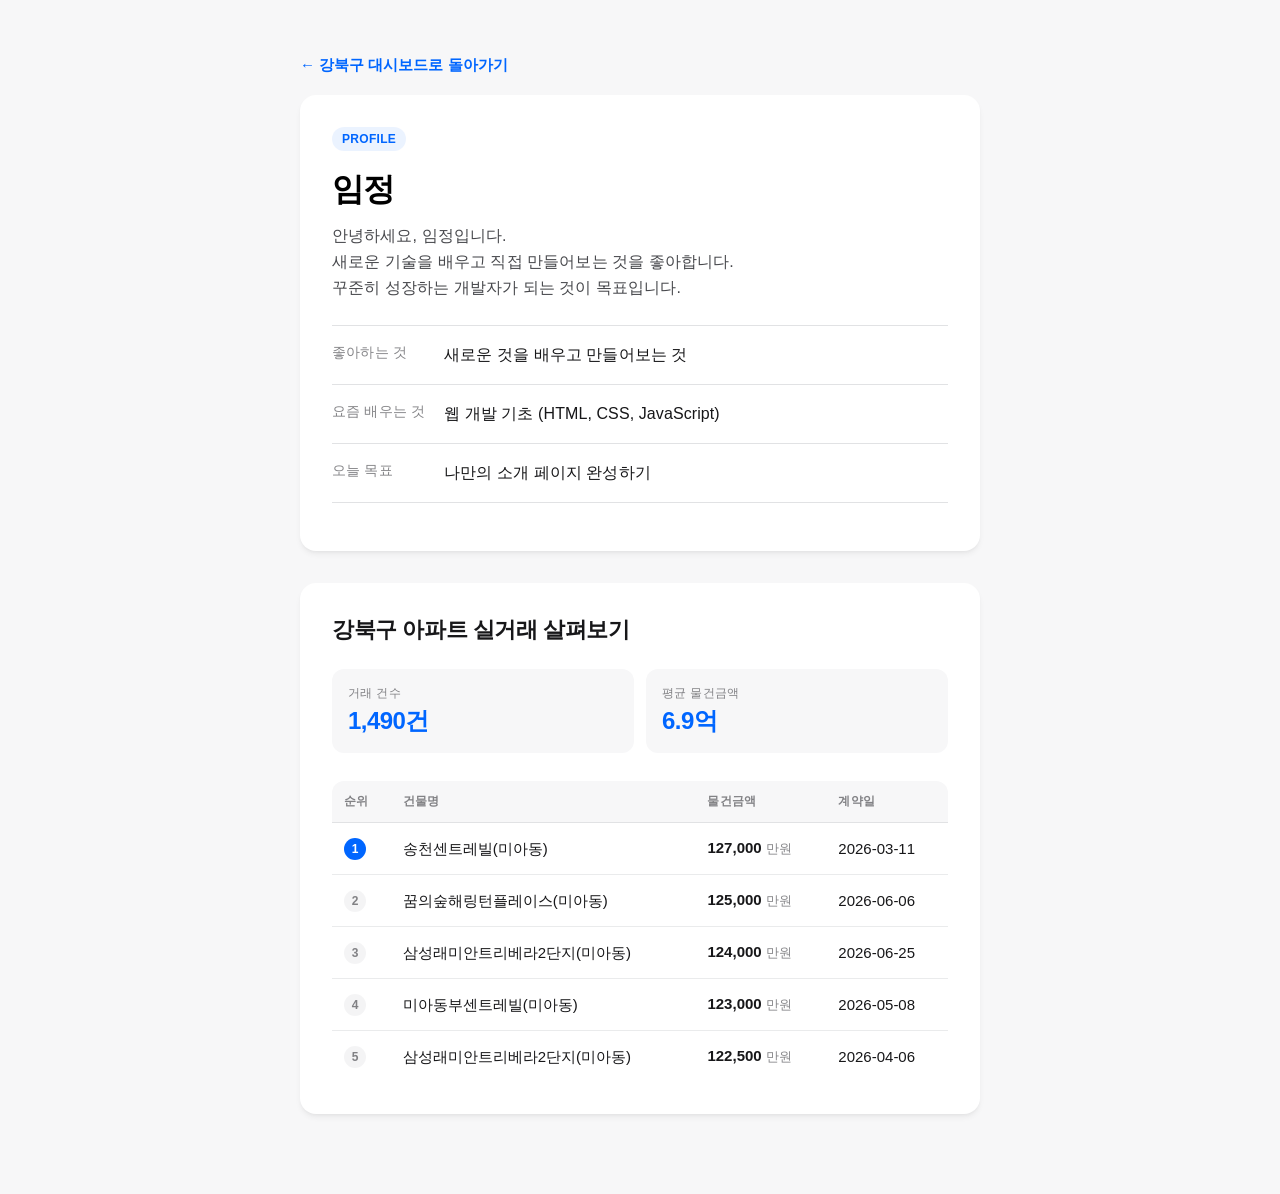
<file: profile.html>
<!DOCTYPE html>
<html lang="ko">
<head>
<meta charset="UTF-8">
<meta name="viewport" content="width=device-width, initial-scale=1">
<title>임정 소개</title>
<style>
  /*
    Wanted Montage(https://github.com/wanteddev/montage-web) 디자인 토큰을
    순수 CSS 변수로 옮겨온 값입니다. (semantic/light theme, typography, spacing)
  */
  :root {
    --primary-normal: #0066FF;
    --primary-strong: #005EEB;
    --primary-heavy: #0054D1;

    --label-normal: #171719;
    --label-strong: #000000;
    --label-neutral: rgba(46, 47, 51, 0.88);
    --label-alternative: rgba(55, 56, 60, 0.61);
    --label-assistive: rgba(55, 56, 60, 0.28);

    --bg-normal: #ffffff;
    --bg-alternative: #F7F7F8;

    --line-solid-normal: #E1E2E4;
    --line-solid-neutral: #EAEBEC;
    --line-normal-normal: rgba(112, 115, 124, 0.22);
    --fill-normal: rgba(112, 115, 124, 0.08);

    --status-positive: #00BF40;
    --status-cautionary: #FF9200;
    --status-negative: #FF4242;

    --primary-bg-weak: rgba(0, 102, 255, 0.08);

    --radius-sm: 8px;
    --radius-md: 12px;
    --radius-lg: 16px;

    --shadow-small: 0px 2px 4px -2px rgba(15, 15, 16, 0.06), 0px 4px 6px -1px rgba(15, 15, 16, 0.06);
    --shadow-medium: 0px 4px 6px -2px rgba(15, 15, 16, 0.07), 0px 10px 15px -3px rgba(15, 15, 16, 0.07);
  }

  @media (prefers-color-scheme: dark) {
    :root {
      --primary-normal: #3385FF;
      --primary-strong: #1A75FF;
      --primary-heavy: #0066FF;

      --label-normal: #F7F7F8;
      --label-strong: #ffffff;
      --label-neutral: rgba(194, 196, 200, 0.88);
      --label-alternative: rgba(174, 176, 182, 0.61);
      --label-assistive: rgba(174, 176, 182, 0.28);

      --bg-normal: #1B1C1E;
      --bg-alternative: #0F0F10;

      --line-solid-normal: #37383C;
      --line-solid-neutral: #333438;
      --line-normal-normal: rgba(135, 138, 147, 0.28);
      --fill-normal: rgba(135, 138, 147, 0.22);

      --primary-bg-weak: rgba(51, 133, 255, 0.12);
      --shadow-small: 0px 2px 4px -2px rgba(0, 0, 0, 0.4), 0px 4px 6px -1px rgba(0, 0, 0, 0.4);
      --shadow-medium: 0px 4px 6px -2px rgba(0, 0, 0, 0.45), 0px 10px 15px -3px rgba(0, 0, 0, 0.45);
    }
  }

  * { box-sizing: border-box; }

  body {
    font-family: "Pretendard", -apple-system, BlinkMacSystemFont, "Apple SD Gothic Neo",
      "Segoe UI", Roboto, "Noto Sans KR", sans-serif;
    max-width: 720px;
    margin: 0 auto;
    padding: 56px 20px 80px;
    background-color: var(--bg-alternative);
    color: var(--label-normal);
  }

  /* Montage typography scale */
  .title1 {
    font-size: 2rem;
    line-height: 2.75rem;
    letter-spacing: -0.0253em;
    font-weight: 700;
    margin: 0;
  }
  .heading1 {
    font-size: 1.375rem;
    line-height: 1.875rem;
    letter-spacing: -0.0194em;
    font-weight: 700;
    margin: 0;
  }
  .body1 {
    font-size: 1rem;
    line-height: 1.625rem;
    letter-spacing: 0.0057em;
    font-weight: 400;
    margin: 0;
  }
  .label1 {
    font-size: 0.875rem;
    line-height: 1.25rem;
    letter-spacing: 0.0145em;
    font-weight: 500;
  }
  .caption1 {
    font-size: 0.75rem;
    line-height: 1rem;
    letter-spacing: 0.0252em;
    font-weight: 500;
  }

  .card {
    background-color: var(--bg-normal);
    border-radius: var(--radius-lg);
    box-shadow: var(--shadow-small);
    padding: 32px;
  }

  section + section {
    margin-top: 32px;
  }

  .profile-name {
    color: var(--label-strong);
  }

  .profile-desc {
    margin-top: 12px;
    color: var(--label-neutral);
  }

  .badge {
    display: inline-flex;
    align-items: center;
    gap: 6px;
    padding: 4px 10px;
    border-radius: 999px;
    background-color: var(--primary-bg-weak);
    color: var(--primary-normal);
    font-weight: 600;
    width: fit-content;
    margin-bottom: 16px;
  }

  .info-grid {
    margin-top: 24px;
    border-top: 1px solid var(--line-solid-normal);
  }

  .info-row {
    display: flex;
    gap: 16px;
    padding: 16px 0;
    border-bottom: 1px solid var(--line-solid-normal);
  }

  .info-row dt {
    flex: 0 0 96px;
    color: var(--label-alternative);
    font-weight: 500;
  }

  .info-row dd {
    margin: 0;
    color: var(--label-normal);
  }

  .stat-grid {
    display: grid;
    grid-template-columns: repeat(2, 1fr);
    gap: 12px;
    margin: 24px 0 28px;
  }

  .stat-card {
    background-color: var(--bg-alternative);
    border-radius: var(--radius-md);
    padding: 16px;
  }

  .stat-card .caption1 {
    color: var(--label-alternative);
    display: block;
    margin-bottom: 4px;
  }

  .stat-card .stat-value {
    font-size: 1.5rem;
    line-height: 2rem;
    letter-spacing: -0.023em;
    font-weight: 700;
    color: var(--primary-normal);
  }

  table {
    width: 100%;
    border-collapse: collapse;
    border-radius: var(--radius-md);
    overflow: hidden;
  }

  thead th {
    background-color: var(--bg-alternative);
    color: var(--label-alternative);
    text-align: left;
    padding: 12px 12px;
    font-size: 0.75rem;
    letter-spacing: 0.0252em;
    font-weight: 600;
    border-bottom: 1px solid var(--line-solid-normal);
  }

  tbody td {
    padding: 14px 12px;
    border-bottom: 1px solid var(--line-solid-neutral);
    font-size: 0.9375rem;
    line-height: 1.375rem;
    color: var(--label-normal);
  }

  tbody tr:last-child td {
    border-bottom: none;
  }

  .rank-chip {
    display: inline-flex;
    align-items: center;
    justify-content: center;
    width: 22px;
    height: 22px;
    border-radius: 999px;
    background-color: var(--fill-normal);
    color: var(--label-alternative);
    font-size: 0.75rem;
    font-weight: 700;
  }

  .rank-chip.top {
    background-color: var(--primary-normal);
    color: #ffffff;
  }

  .price-cell {
    font-weight: 600;
    color: var(--label-normal);
  }

  .price-unit {
    color: var(--label-alternative);
    font-weight: 400;
    font-size: 0.8125rem;
  }

  .back-link {
    display: inline-flex;
    align-items: center;
    gap: 4px;
    margin-bottom: 20px;
    color: var(--primary-normal);
    text-decoration: none;
    font-weight: 600;
    font-size: 0.9375rem;
  }

  .back-link:hover {
    text-decoration: underline;
  }
</style>
</head>
<body>

<a class="back-link" href="index.html">&larr; 강북구 대시보드로 돌아가기</a>

<section class="card">
  <span class="badge caption1">PROFILE</span>
  <h1 class="title1 profile-name">임정</h1>
  <p class="body1 profile-desc">
    안녕하세요, 임정입니다.<br>
    새로운 기술을 배우고 직접 만들어보는 것을 좋아합니다.<br>
    꾸준히 성장하는 개발자가 되는 것이 목표입니다.
  </p>

  <dl class="info-grid">
    <div class="info-row">
      <dt class="label1">좋아하는 것</dt>
      <dd class="body1">새로운 것을 배우고 만들어보는 것</dd>
    </div>
    <div class="info-row">
      <dt class="label1">요즘 배우는 것</dt>
      <dd class="body1">웹 개발 기초 (HTML, CSS, JavaScript)</dd>
    </div>
    <div class="info-row">
      <dt class="label1">오늘 목표</dt>
      <dd class="body1">나만의 소개 페이지 완성하기</dd>
    </div>
  </dl>
</section>

<section class="card">
  <h2 class="heading1">강북구 아파트 실거래 살펴보기</h2>

  <div class="stat-grid">
    <div class="stat-card">
      <span class="caption1">거래 건수</span>
      <span class="stat-value">1,490건</span>
    </div>
    <div class="stat-card">
      <span class="caption1">평균 물건금액</span>
      <span class="stat-value">6.9억</span>
    </div>
  </div>

  <table>
    <thead>
      <tr>
        <th>순위</th>
        <th>건물명</th>
        <th>물건금액</th>
        <th>계약일</th>
      </tr>
    </thead>
    <tbody>
      <tr>
        <td><span class="rank-chip top">1</span></td>
        <td>송천센트레빌(미아동)</td>
        <td class="price-cell">127,000 <span class="price-unit">만원</span></td>
        <td>2026-03-11</td>
      </tr>
      <tr>
        <td><span class="rank-chip">2</span></td>
        <td>꿈의숲해링턴플레이스(미아동)</td>
        <td class="price-cell">125,000 <span class="price-unit">만원</span></td>
        <td>2026-06-06</td>
      </tr>
      <tr>
        <td><span class="rank-chip">3</span></td>
        <td>삼성래미안트리베라2단지(미아동)</td>
        <td class="price-cell">124,000 <span class="price-unit">만원</span></td>
        <td>2026-06-25</td>
      </tr>
      <tr>
        <td><span class="rank-chip">4</span></td>
        <td>미아동부센트레빌(미아동)</td>
        <td class="price-cell">123,000 <span class="price-unit">만원</span></td>
        <td>2026-05-08</td>
      </tr>
      <tr>
        <td><span class="rank-chip">5</span></td>
        <td>삼성래미안트리베라2단지(미아동)</td>
        <td class="price-cell">122,500 <span class="price-unit">만원</span></td>
        <td>2026-04-06</td>
      </tr>
    </tbody>
  </table>
</section>

</body>
</html>
</file>
<file: assets/dashboard.css>
/*
  강북구 아파트 매매 대시보드 — 스타일시트
  Wanted Montage 디자인 토큰(:root, light/dark) 승계 + 대시보드 전용 컴포넌트.
  외부 폰트/리소스 없음.
*/

:root {
  --primary-normal: #0066FF;
  --primary-strong: #005EEB;
  --primary-heavy: #0054D1;

  --label-normal: #171719;
  --label-strong: #000000;
  --label-neutral: rgba(46, 47, 51, 0.88);
  --label-alternative: rgba(55, 56, 60, 0.61);
  --label-assistive: rgba(55, 56, 60, 0.28);

  --bg-normal: #ffffff;
  --bg-alternative: #F7F7F8;

  --line-solid-normal: #E1E2E4;
  --line-solid-neutral: #EAEBEC;
  --line-normal-normal: rgba(112, 115, 124, 0.22);
  --fill-normal: rgba(112, 115, 124, 0.08);

  --status-positive: #00BF40;
  --status-cautionary: #FF9200;
  --status-negative: #FF4242;

  --primary-bg-weak: rgba(0, 102, 255, 0.08);

  --radius-sm: 8px;
  --radius-md: 12px;
  --radius-lg: 16px;

  --shadow-small: 0px 2px 4px -2px rgba(15, 15, 16, 0.06), 0px 4px 6px -1px rgba(15, 15, 16, 0.06);
  --shadow-medium: 0px 4px 6px -2px rgba(15, 15, 16, 0.07), 0px 10px 15px -3px rgba(15, 15, 16, 0.07);

  /* chart-only neutrals, derived from tokens above */
  --chart-bar-neutral: var(--fill-normal);
  --chart-bar-primary: var(--primary-normal);
  --chart-grid: var(--line-solid-neutral);
  --chart-axis-text: var(--label-alternative);
}

@media (prefers-color-scheme: dark) {
  :root {
    --primary-normal: #3385FF;
    --primary-strong: #1A75FF;
    --primary-heavy: #0066FF;

    --label-normal: #F7F7F8;
    --label-strong: #ffffff;
    --label-neutral: rgba(194, 196, 200, 0.88);
    --label-alternative: rgba(174, 176, 182, 0.61);
    --label-assistive: rgba(174, 176, 182, 0.28);

    --bg-normal: #1B1C1E;
    --bg-alternative: #0F0F10;

    --line-solid-normal: #37383C;
    --line-solid-neutral: #333438;
    --line-normal-normal: rgba(135, 138, 147, 0.28);
    --fill-normal: rgba(135, 138, 147, 0.22);

    --primary-bg-weak: rgba(51, 133, 255, 0.12);
    --shadow-small: 0px 2px 4px -2px rgba(0, 0, 0, 0.4), 0px 4px 6px -1px rgba(0, 0, 0, 0.4);
    --shadow-medium: 0px 4px 6px -2px rgba(0, 0, 0, 0.45), 0px 10px 15px -3px rgba(0, 0, 0, 0.45);
  }
}

* { box-sizing: border-box; }

html, body {
  max-width: 100%;
  overflow-x: hidden;
}

body {
  font-family: "Pretendard", -apple-system, BlinkMacSystemFont, "Apple SD Gothic Neo",
    "Segoe UI", Roboto, "Noto Sans KR", sans-serif;
  margin: 0;
  padding: 0 0 64px;
  background-color: var(--bg-alternative);
  color: var(--label-normal);
}

.wrap {
  max-width: 960px;
  margin: 0 auto;
  padding: 32px 20px 0;
}

/* typography */
.title1 { font-size: 2rem; line-height: 2.75rem; letter-spacing: -0.0253em; font-weight: 700; margin: 0; }
.heading1 { font-size: 1.375rem; line-height: 1.875rem; letter-spacing: -0.0194em; font-weight: 700; margin: 0; }
.heading2 { font-size: 1.125rem; line-height: 1.625rem; letter-spacing: -0.0166em; font-weight: 700; margin: 0; }
.body1 { font-size: 1rem; line-height: 1.625rem; letter-spacing: 0.0057em; font-weight: 400; margin: 0; }
.label1 { font-size: 0.875rem; line-height: 1.25rem; letter-spacing: 0.0145em; font-weight: 500; }
.caption1 { font-size: 0.75rem; line-height: 1rem; letter-spacing: 0.0252em; font-weight: 500; }

a { color: var(--primary-normal); }

.top-nav {
  display: flex;
  justify-content: flex-end;
  gap: 18px;
  flex-wrap: wrap;
  padding: 16px 20px 0;
  max-width: 960px;
  margin: 0 auto;
}

.top-nav a {
  text-decoration: none;
  font-weight: 600;
  font-size: 0.875rem;
  color: var(--primary-normal);
}
.top-nav a:hover { text-decoration: underline; }

section.card {
  background-color: var(--bg-normal);
  border-radius: var(--radius-lg);
  box-shadow: var(--shadow-small);
  padding: 28px;
  margin-top: 20px;
}

section.card:first-of-type { margin-top: 24px; }

.section-header {
  margin-bottom: 16px;
}

.section-header .heading1 { color: var(--label-strong); }

.section-caption {
  margin-top: 6px;
  color: var(--label-alternative);
}

.section-insight {
  margin-top: 16px;
  padding: 14px 16px;
  background-color: var(--primary-bg-weak);
  border-radius: var(--radius-md);
  color: var(--label-neutral);
}

/* ---------- S0 hero ---------- */
.hero {
  padding: 40px 28px;
}

.hero-headline {
  color: var(--label-strong);
}

.hero-sub {
  margin-top: 10px;
  color: var(--label-alternative);
}

/* ---------- S0 budget control ---------- */
.budget-control {
  margin-top: 24px;
  padding: 20px;
  background-color: var(--bg-alternative);
  border-radius: var(--radius-md);
}

.budget-control-row {
  display: flex;
  align-items: center;
  justify-content: space-between;
  gap: 12px;
  margin-bottom: 14px;
}

.budget-control-row .label1 {
  color: var(--label-neutral);
}

.budget-number-wrap {
  display: flex;
  align-items: center;
  gap: 6px;
  background-color: var(--bg-normal);
  border: 1px solid var(--line-solid-normal);
  border-radius: var(--radius-sm);
  padding: 6px 10px;
}

.budget-number {
  width: 84px;
  border: none;
  background: none;
  font: inherit;
  font-weight: 700;
  font-size: 1rem;
  color: var(--label-strong);
  text-align: right;
  -moz-appearance: textfield;
}
.budget-number::-webkit-outer-spin-button,
.budget-number::-webkit-inner-spin-button {
  -webkit-appearance: none;
  margin: 0;
}

.budget-number-unit {
  color: var(--label-alternative);
}

input[type="range"]#budget-range {
  width: 100%;
  appearance: none;
  -webkit-appearance: none;
  height: 6px;
  border-radius: 999px;
  background: linear-gradient(
    to right,
    var(--primary-normal) 0%,
    var(--primary-normal) 50%,
    var(--fill-normal) 50%,
    var(--fill-normal) 100%
  );
  outline: none;
  cursor: pointer;
  margin: 4px 0;
}

input[type="range"]#budget-range::-webkit-slider-thumb {
  -webkit-appearance: none;
  appearance: none;
  width: 20px;
  height: 20px;
  border-radius: 50%;
  background: var(--primary-normal);
  border: 3px solid var(--bg-normal);
  box-shadow: var(--shadow-small);
  cursor: pointer;
}

input[type="range"]#budget-range::-moz-range-thumb {
  width: 20px;
  height: 20px;
  border-radius: 50%;
  background: var(--primary-normal);
  border: 3px solid var(--bg-normal);
  box-shadow: var(--shadow-small);
  cursor: pointer;
}

input[type="range"]#budget-range::-moz-range-track {
  height: 6px;
  border-radius: 999px;
  background: transparent;
}

.budget-range-labels {
  display: flex;
  justify-content: space-between;
  color: var(--label-alternative);
}

.scope-tag {
  display: inline-block;
  margin-left: 6px;
  padding: 1px 8px;
  border-radius: 999px;
  background-color: var(--fill-normal);
  color: var(--label-alternative);
  font-size: 0.6875rem;
  font-weight: 700;
  vertical-align: middle;
}

.kpi-grid {
  display: grid;
  grid-template-columns: repeat(4, 1fr);
  gap: 12px;
  margin-top: 24px;
}

.kpi-card {
  background-color: var(--bg-alternative);
  border-radius: var(--radius-md);
  padding: 16px;
}

.kpi-card .caption1 {
  color: var(--label-alternative);
  display: block;
  margin-bottom: 6px;
}

.kpi-value {
  font-size: 1.375rem;
  line-height: 1.75rem;
  letter-spacing: -0.02em;
  font-weight: 700;
  color: var(--label-strong);
  display: block;
}

.kpi-sub {
  margin-top: 6px;
  display: flex;
  align-items: center;
  gap: 6px;
  flex-wrap: wrap;
}

.rank-tag {
  display: inline-flex;
  align-items: center;
  padding: 2px 8px;
  border-radius: 999px;
  background-color: var(--fill-normal);
  color: var(--label-neutral);
  font-size: 0.75rem;
  font-weight: 700;
}

.delta {
  display: inline-flex;
  align-items: center;
  gap: 3px;
  font-weight: 700;
  font-size: 0.8125rem;
  color: var(--primary-normal);
}
.delta.neutral { color: var(--label-neutral); }

/* ---------- charts (shared) ---------- */
.chart-scroll {
  overflow-x: auto;
  -webkit-overflow-scrolling: touch;
}

svg.chart {
  display: block;
  max-width: 100%;
}

.chart-scroll svg.chart {
  min-width: 480px;
}

.chart-bar-neutral { fill: var(--chart-bar-neutral); }
.chart-bar-primary { fill: var(--chart-bar-primary); }
.chart-axis-text { fill: var(--chart-axis-text); font-size: 11px; }
.chart-value-text { fill: var(--label-normal); font-size: 11px; font-weight: 600; }
.chart-value-text-inverse { fill: #ffffff; font-size: 11px; font-weight: 600; }
.chart-grid-line { stroke: var(--chart-grid); stroke-width: 1; }
.chart-line-path { fill: none; stroke: var(--primary-normal); stroke-width: 2.5; }
.chart-line-dot { fill: var(--primary-normal); }
.chart-dong-name { fill: var(--label-normal); font-size: 12px; font-weight: 600; }

.low-sample-badge {
  display: inline-flex;
  align-items: center;
  gap: 4px;
  padding: 2px 8px;
  border-radius: 999px;
  background-color: var(--fill-normal);
  color: var(--label-alternative);
  font-size: 0.6875rem;
  font-weight: 700;
  border: 1px solid var(--line-solid-normal);
}

.legend {
  display: flex;
  gap: 16px;
  flex-wrap: wrap;
  margin-top: 12px;
}

.legend-item {
  display: flex;
  align-items: center;
  gap: 6px;
  font-size: 0.8125rem;
  color: var(--label-alternative);
}

.legend-swatch {
  width: 12px;
  height: 12px;
  border-radius: 3px;
}
.legend-swatch.bar { background-color: var(--chart-bar-neutral); }
.legend-swatch.line { background-color: var(--primary-normal); border-radius: 999px; height: 4px; }
.legend-swatch.primary { background-color: var(--chart-bar-primary); }

.budget-marker-line { stroke: var(--label-strong); stroke-width: 2; stroke-dasharray: 4 3; }
.budget-marker-text { fill: var(--label-strong); font-weight: 700; }

/* ---------- filters ---------- */
.filter-bar {
  display: flex;
  flex-wrap: wrap;
  gap: 20px;
  margin-bottom: 20px;
}

.filter-group {
  display: flex;
  flex-direction: column;
  gap: 8px;
}

.filter-group .caption1 {
  color: var(--label-alternative);
}

.filter-options {
  display: flex;
  flex-wrap: wrap;
  gap: 6px;
}

.filter-btn {
  appearance: none;
  border: 1px solid var(--line-solid-normal);
  background-color: var(--bg-normal);
  color: var(--label-neutral);
  padding: 6px 14px;
  border-radius: 999px;
  font-size: 0.8125rem;
  font-weight: 600;
  cursor: pointer;
  font-family: inherit;
}

.filter-btn:hover {
  background-color: var(--fill-normal);
}

.filter-btn[aria-pressed="true"] {
  background-color: var(--primary-normal);
  border-color: var(--primary-normal);
  color: #ffffff;
}

/* ---------- S4 table ---------- */
.table-scroll {
  overflow-x: auto;
  -webkit-overflow-scrolling: touch;
}

table.rank-table {
  width: 100%;
  min-width: 640px;
  border-collapse: collapse;
  border-radius: var(--radius-md);
  overflow: hidden;
}

table.rank-table thead th {
  background-color: var(--bg-alternative);
  color: var(--label-alternative);
  text-align: left;
  padding: 12px;
  font-size: 0.75rem;
  letter-spacing: 0.0252em;
  font-weight: 600;
  border-bottom: 1px solid var(--line-solid-normal);
  white-space: nowrap;
}

table.rank-table th button {
  appearance: none;
  border: none;
  background: none;
  color: inherit;
  font: inherit;
  letter-spacing: inherit;
  cursor: pointer;
  padding: 0;
  display: inline-flex;
  align-items: center;
  gap: 4px;
}

table.rank-table th button:hover { color: var(--label-normal); }

table.rank-table tbody td {
  padding: 12px;
  border-bottom: 1px solid var(--line-solid-neutral);
  font-size: 0.9375rem;
  line-height: 1.375rem;
  color: var(--label-normal);
  white-space: nowrap;
}

table.rank-table tbody tr:last-child td { border-bottom: none; }
table.rank-table tbody tr:hover td { background-color: var(--bg-alternative); }

.rank-chip {
  display: inline-flex;
  align-items: center;
  justify-content: center;
  width: 22px;
  height: 22px;
  border-radius: 999px;
  background-color: var(--fill-normal);
  color: var(--label-alternative);
  font-size: 0.75rem;
  font-weight: 700;
}

.rank-chip.top {
  background-color: var(--primary-normal);
  color: #ffffff;
}

.price-cell { font-weight: 600; color: var(--label-normal); }
.price-unit { color: var(--label-alternative); font-weight: 400; font-size: 0.8125rem; }

.empty-state {
  padding: 40px 20px;
  text-align: center;
  color: var(--label-alternative);
}

footer.page-footer {
  max-width: 960px;
  margin: 32px auto 0;
  padding: 0 20px;
  color: var(--label-assistive);
  font-size: 0.75rem;
}

/* ---------- responsive ---------- */
@media (min-width: 720px) {
  .two-col {
    display: grid;
    grid-template-columns: 1.4fr 1fr;
    gap: 20px;
    align-items: start;
  }
}

@media (max-width: 719px) {
  .kpi-grid { grid-template-columns: repeat(2, 1fr); }
  .hero { padding: 28px 20px; }
  section.card { padding: 20px; }
}

@media (max-width: 420px) {
  .kpi-grid { grid-template-columns: 1fr 1fr; gap: 8px; }
  .kpi-card { padding: 12px; }
  .kpi-value { font-size: 1.15rem; }
}
</file>
